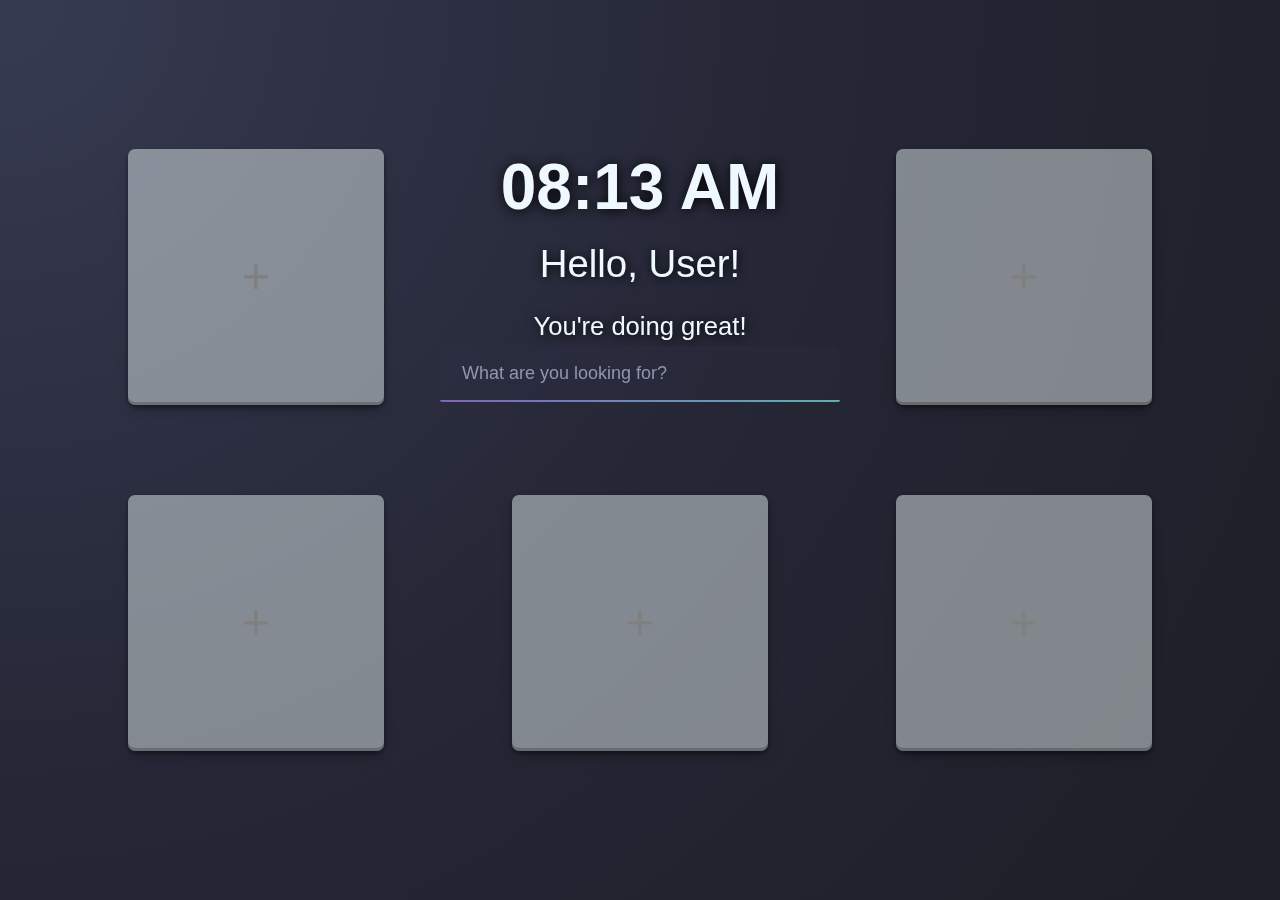
<file: index.html>
<!doctype html>
<html lang="en">
  <head>
    <meta charset="UTF-8" />
    <link rel="icon" type="image/svg+xml" href="./pittpanther.webp" />
    <meta name="viewport" content="width=device-width, initial-scale=1.0" />
    <title>New Tab</title>
    <script type="module" crossorigin src="./assets/newtab-CRwL2u4F.js"></script>
    <link rel="modulepreload" crossorigin href="./assets/client-YW1jn-0G.js">
    <link rel="stylesheet" crossorigin href="./assets/newtab-mA3R9i8O.css">
  </head>
  <body>
    <div id="root"></div>
  </body>
</html>
</file>
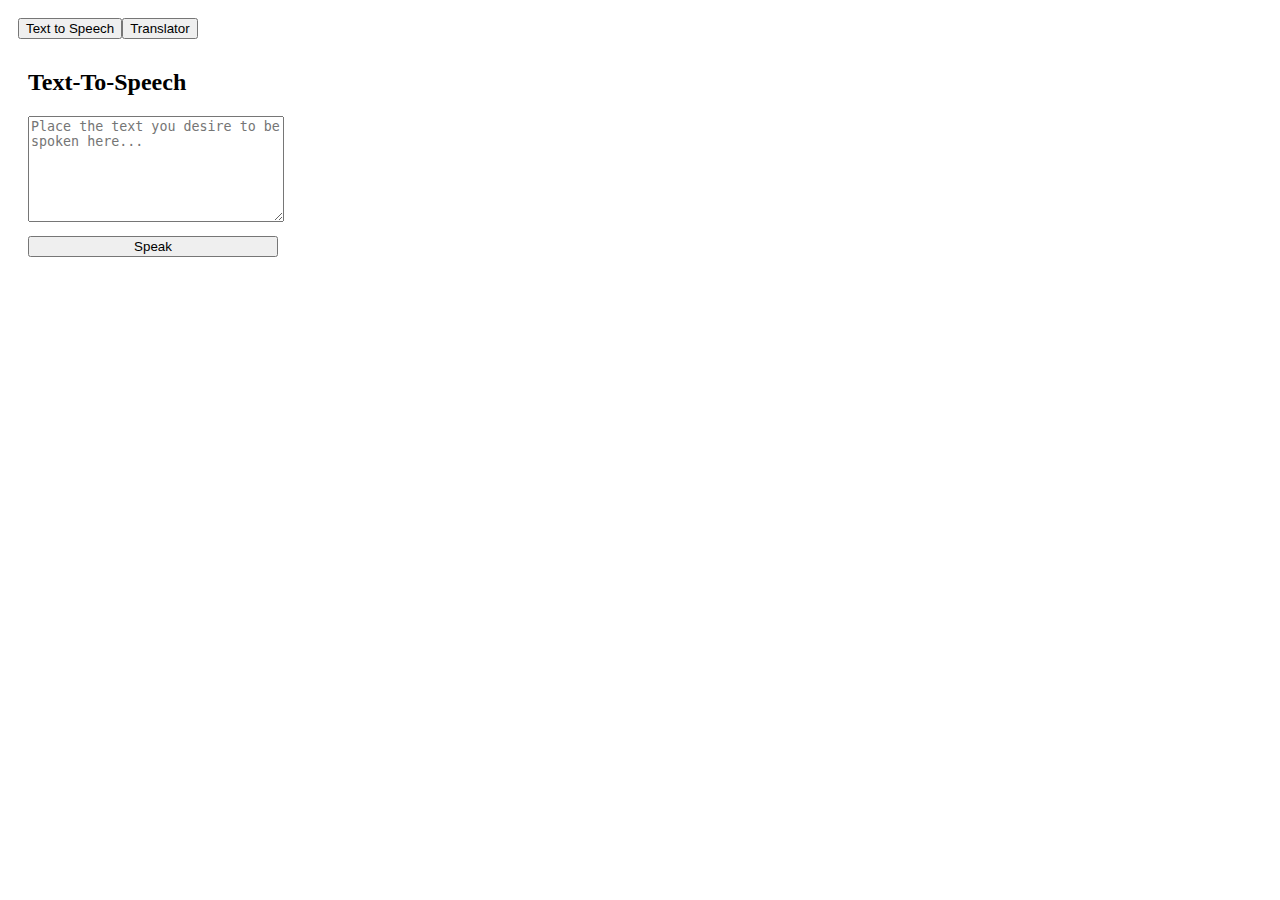
<file: popup.html>
<!DOCTYPE html>
<html lang="en">

<head>
    <meta charset="UTF-8" />
    <title>New Popup</title>
  <script type="module" crossorigin src="./assets/popup-BDlx1L01.js"></script>
  <link rel="modulepreload" crossorigin href="./assets/client-YW1jn-0G.js">
</head>

<body>
    <div id="root"></div>
</body>

</html>
</file>
<file: assets/newtab-mA3R9i8O.css>
@charset "UTF-8";@import"https://fonts.googleapis.com/css2?family=Lato:wght@400;700;900&display=swap";/*!
 * Bootstrap  v5.3.8 (https://getbootstrap.com/)
 * Copyright 2011-2025 The Bootstrap Authors
 * Licensed under MIT (https://github.com/twbs/bootstrap/blob/main/LICENSE)
 */:root,[data-bs-theme=light]{--bs-blue: #0d6efd;--bs-indigo: #6610f2;--bs-purple: #6f42c1;--bs-pink: #d63384;--bs-red: #dc3545;--bs-orange: #fd7e14;--bs-yellow: #ffc107;--bs-green: #198754;--bs-teal: #20c997;--bs-cyan: #0dcaf0;--bs-black: #000;--bs-white: #fff;--bs-gray: #6c757d;--bs-gray-dark: #343a40;--bs-gray-100: #f8f9fa;--bs-gray-200: #e9ecef;--bs-gray-300: #dee2e6;--bs-gray-400: #ced4da;--bs-gray-500: #adb5bd;--bs-gray-600: #6c757d;--bs-gray-700: #495057;--bs-gray-800: #343a40;--bs-gray-900: #212529;--bs-primary: #0d6efd;--bs-secondary: #6c757d;--bs-success: #198754;--bs-info: #0dcaf0;--bs-warning: #ffc107;--bs-danger: #dc3545;--bs-light: #f8f9fa;--bs-dark: #212529;--bs-primary-rgb: 13, 110, 253;--bs-secondary-rgb: 108, 117, 125;--bs-success-rgb: 25, 135, 84;--bs-info-rgb: 13, 202, 240;--bs-warning-rgb: 255, 193, 7;--bs-danger-rgb: 220, 53, 69;--bs-light-rgb: 248, 249, 250;--bs-dark-rgb: 33, 37, 41;--bs-primary-text-emphasis: #052c65;--bs-secondary-text-emphasis: #2b2f32;--bs-success-text-emphasis: #0a3622;--bs-info-text-emphasis: #055160;--bs-warning-text-emphasis: #664d03;--bs-danger-text-emphasis: #58151c;--bs-light-text-emphasis: #495057;--bs-dark-text-emphasis: #495057;--bs-primary-bg-subtle: #cfe2ff;--bs-secondary-bg-subtle: #e2e3e5;--bs-success-bg-subtle: #d1e7dd;--bs-info-bg-subtle: #cff4fc;--bs-warning-bg-subtle: #fff3cd;--bs-danger-bg-subtle: #f8d7da;--bs-light-bg-subtle: #fcfcfd;--bs-dark-bg-subtle: #ced4da;--bs-primary-border-subtle: #9ec5fe;--bs-secondary-border-subtle: #c4c8cb;--bs-success-border-subtle: #a3cfbb;--bs-info-border-subtle: #9eeaf9;--bs-warning-border-subtle: #ffe69c;--bs-danger-border-subtle: #f1aeb5;--bs-light-border-subtle: #e9ecef;--bs-dark-border-subtle: #adb5bd;--bs-white-rgb: 255, 255, 255;--bs-black-rgb: 0, 0, 0;--bs-font-sans-serif: system-ui, -apple-system, "Segoe UI", Roboto, "Helvetica Neue", "Noto Sans", "Liberation Sans", Arial, sans-serif, "Apple Color Emoji", "Segoe UI Emoji", "Segoe UI Symbol", "Noto Color Emoji";--bs-font-monospace: SFMono-Regular, Menlo, Monaco, Consolas, "Liberation Mono", "Courier New", monospace;--bs-gradient: linear-gradient(180deg, rgba(255, 255, 255, .15), rgba(255, 255, 255, 0));--bs-body-font-family: var(--bs-font-sans-serif);--bs-body-font-size: 1rem;--bs-body-font-weight: 400;--bs-body-line-height: 1.5;--bs-body-color: #212529;--bs-body-color-rgb: 33, 37, 41;--bs-body-bg: #fff;--bs-body-bg-rgb: 255, 255, 255;--bs-emphasis-color: #000;--bs-emphasis-color-rgb: 0, 0, 0;--bs-secondary-color: rgba(33, 37, 41, .75);--bs-secondary-color-rgb: 33, 37, 41;--bs-secondary-bg: #e9ecef;--bs-secondary-bg-rgb: 233, 236, 239;--bs-tertiary-color: rgba(33, 37, 41, .5);--bs-tertiary-color-rgb: 33, 37, 41;--bs-tertiary-bg: #f8f9fa;--bs-tertiary-bg-rgb: 248, 249, 250;--bs-heading-color: inherit;--bs-link-color: #0d6efd;--bs-link-color-rgb: 13, 110, 253;--bs-link-decoration: underline;--bs-link-hover-color: #0a58ca;--bs-link-hover-color-rgb: 10, 88, 202;--bs-code-color: #d63384;--bs-highlight-color: #212529;--bs-highlight-bg: #fff3cd;--bs-border-width: 1px;--bs-border-style: solid;--bs-border-color: #dee2e6;--bs-border-color-translucent: rgba(0, 0, 0, .175);--bs-border-radius: .375rem;--bs-border-radius-sm: .25rem;--bs-border-radius-lg: .5rem;--bs-border-radius-xl: 1rem;--bs-border-radius-xxl: 2rem;--bs-border-radius-2xl: var(--bs-border-radius-xxl);--bs-border-radius-pill: 50rem;--bs-box-shadow: 0 .5rem 1rem rgba(0, 0, 0, .15);--bs-box-shadow-sm: 0 .125rem .25rem rgba(0, 0, 0, .075);--bs-box-shadow-lg: 0 1rem 3rem rgba(0, 0, 0, .175);--bs-box-shadow-inset: inset 0 1px 2px rgba(0, 0, 0, .075);--bs-focus-ring-width: .25rem;--bs-focus-ring-opacity: .25;--bs-focus-ring-color: rgba(13, 110, 253, .25);--bs-form-valid-color: #198754;--bs-form-valid-border-color: #198754;--bs-form-invalid-color: #dc3545;--bs-form-invalid-border-color: #dc3545}[data-bs-theme=dark]{color-scheme:dark;--bs-body-color: #dee2e6;--bs-body-color-rgb: 222, 226, 230;--bs-body-bg: #212529;--bs-body-bg-rgb: 33, 37, 41;--bs-emphasis-color: #fff;--bs-emphasis-color-rgb: 255, 255, 255;--bs-secondary-color: rgba(222, 226, 230, .75);--bs-secondary-color-rgb: 222, 226, 230;--bs-secondary-bg: #343a40;--bs-secondary-bg-rgb: 52, 58, 64;--bs-tertiary-color: rgba(222, 226, 230, .5);--bs-tertiary-color-rgb: 222, 226, 230;--bs-tertiary-bg: #2b3035;--bs-tertiary-bg-rgb: 43, 48, 53;--bs-primary-text-emphasis: #6ea8fe;--bs-secondary-text-emphasis: #a7acb1;--bs-success-text-emphasis: #75b798;--bs-info-text-emphasis: #6edff6;--bs-warning-text-emphasis: #ffda6a;--bs-danger-text-emphasis: #ea868f;--bs-light-text-emphasis: #f8f9fa;--bs-dark-text-emphasis: #dee2e6;--bs-primary-bg-subtle: #031633;--bs-secondary-bg-subtle: #161719;--bs-success-bg-subtle: #051b11;--bs-info-bg-subtle: #032830;--bs-warning-bg-subtle: #332701;--bs-danger-bg-subtle: #2c0b0e;--bs-light-bg-subtle: #343a40;--bs-dark-bg-subtle: #1a1d20;--bs-primary-border-subtle: #084298;--bs-secondary-border-subtle: #41464b;--bs-success-border-subtle: #0f5132;--bs-info-border-subtle: #087990;--bs-warning-border-subtle: #997404;--bs-danger-border-subtle: #842029;--bs-light-border-subtle: #495057;--bs-dark-border-subtle: #343a40;--bs-heading-color: inherit;--bs-link-color: #6ea8fe;--bs-link-hover-color: #8bb9fe;--bs-link-color-rgb: 110, 168, 254;--bs-link-hover-color-rgb: 139, 185, 254;--bs-code-color: #e685b5;--bs-highlight-color: #dee2e6;--bs-highlight-bg: #664d03;--bs-border-color: #495057;--bs-border-color-translucent: rgba(255, 255, 255, .15);--bs-form-valid-color: #75b798;--bs-form-valid-border-color: #75b798;--bs-form-invalid-color: #ea868f;--bs-form-invalid-border-color: #ea868f}*,*:before,*:after{box-sizing:border-box}@media (prefers-reduced-motion: no-preference){:root{scroll-behavior:smooth}}body{margin:0;font-family:var(--bs-body-font-family);font-size:var(--bs-body-font-size);font-weight:var(--bs-body-font-weight);line-height:var(--bs-body-line-height);color:var(--bs-body-color);text-align:var(--bs-body-text-align);background-color:var(--bs-body-bg);-webkit-text-size-adjust:100%;-webkit-tap-highlight-color:rgba(0,0,0,0)}hr{margin:1rem 0;color:inherit;border:0;border-top:var(--bs-border-width) solid;opacity:.25}h6,.h6,h5,.h5,h4,.h4,h3,.h3,h2,.h2,h1,.h1{margin-top:0;margin-bottom:.5rem;font-weight:500;line-height:1.2;color:var(--bs-heading-color)}h1,.h1{font-size:calc(1.375rem + 1.5vw)}@media (min-width: 1200px){h1,.h1{font-size:2.5rem}}h2,.h2{font-size:calc(1.325rem + .9vw)}@media (min-width: 1200px){h2,.h2{font-size:2rem}}h3,.h3{font-size:calc(1.3rem + .6vw)}@media (min-width: 1200px){h3,.h3{font-size:1.75rem}}h4,.h4{font-size:calc(1.275rem + .3vw)}@media (min-width: 1200px){h4,.h4{font-size:1.5rem}}h5,.h5{font-size:1.25rem}h6,.h6{font-size:1rem}p{margin-top:0;margin-bottom:1rem}abbr[title]{-webkit-text-decoration:underline dotted;text-decoration:underline dotted;cursor:help;-webkit-text-decoration-skip-ink:none;text-decoration-skip-ink:none}address{margin-bottom:1rem;font-style:normal;line-height:inherit}ol,ul{padding-left:2rem}ol,ul,dl{margin-top:0;margin-bottom:1rem}ol ol,ul ul,ol ul,ul ol{margin-bottom:0}dt{font-weight:700}dd{margin-bottom:.5rem;margin-left:0}blockquote{margin:0 0 1rem}b,strong{font-weight:bolder}small,.small{font-size:.875em}mark,.mark{padding:.1875em;color:var(--bs-highlight-color);background-color:var(--bs-highlight-bg)}sub,sup{position:relative;font-size:.75em;line-height:0;vertical-align:baseline}sub{bottom:-.25em}sup{top:-.5em}a{color:rgba(var(--bs-link-color-rgb),var(--bs-link-opacity, 1));text-decoration:underline}a:hover{--bs-link-color-rgb: var(--bs-link-hover-color-rgb)}a:not([href]):not([class]),a:not([href]):not([class]):hover{color:inherit;text-decoration:none}pre,code,kbd,samp{font-family:var(--bs-font-monospace);font-size:1em}pre{display:block;margin-top:0;margin-bottom:1rem;overflow:auto;font-size:.875em}pre code{font-size:inherit;color:inherit;word-break:normal}code{font-size:.875em;color:var(--bs-code-color);word-wrap:break-word}a>code{color:inherit}kbd{padding:.1875rem .375rem;font-size:.875em;color:var(--bs-body-bg);background-color:var(--bs-body-color);border-radius:.25rem}kbd kbd{padding:0;font-size:1em}figure{margin:0 0 1rem}img,svg{vertical-align:middle}table{caption-side:bottom;border-collapse:collapse}caption{padding-top:.5rem;padding-bottom:.5rem;color:var(--bs-secondary-color);text-align:left}th{text-align:inherit;text-align:-webkit-match-parent}thead,tbody,tfoot,tr,td,th{border-color:inherit;border-style:solid;border-width:0}label{display:inline-block}button{border-radius:0}button:focus:not(:focus-visible){outline:0}input,button,select,optgroup,textarea{margin:0;font-family:inherit;font-size:inherit;line-height:inherit}button,select{text-transform:none}[role=button]{cursor:pointer}select{word-wrap:normal}select:disabled{opacity:1}[list]:not([type=date]):not([type=datetime-local]):not([type=month]):not([type=week]):not([type=time])::-webkit-calendar-picker-indicator{display:none!important}button,[type=button],[type=reset],[type=submit]{-webkit-appearance:button}button:not(:disabled),[type=button]:not(:disabled),[type=reset]:not(:disabled),[type=submit]:not(:disabled){cursor:pointer}::-moz-focus-inner{padding:0;border-style:none}textarea{resize:vertical}fieldset{min-width:0;padding:0;margin:0;border:0}legend{float:left;width:100%;padding:0;margin-bottom:.5rem;line-height:inherit;font-size:calc(1.275rem + .3vw)}@media (min-width: 1200px){legend{font-size:1.5rem}}legend+*{clear:left}::-webkit-datetime-edit-fields-wrapper,::-webkit-datetime-edit-text,::-webkit-datetime-edit-minute,::-webkit-datetime-edit-hour-field,::-webkit-datetime-edit-day-field,::-webkit-datetime-edit-month-field,::-webkit-datetime-edit-year-field{padding:0}::-webkit-inner-spin-button{height:auto}[type=search]{-webkit-appearance:textfield;outline-offset:-2px}[type=search]::-webkit-search-cancel-button{cursor:pointer;filter:grayscale(1)}::-webkit-search-decoration{-webkit-appearance:none}::-webkit-color-swatch-wrapper{padding:0}::-webkit-file-upload-button{font:inherit;-webkit-appearance:button}::file-selector-button{font:inherit;-webkit-appearance:button}output{display:inline-block}iframe{border:0}summary{display:list-item;cursor:pointer}progress{vertical-align:baseline}[hidden]{display:none!important}.lead{font-size:1.25rem;font-weight:300}.display-1{font-weight:300;line-height:1.2;font-size:calc(1.625rem + 4.5vw)}@media (min-width: 1200px){.display-1{font-size:5rem}}.display-2{font-weight:300;line-height:1.2;font-size:calc(1.575rem + 3.9vw)}@media (min-width: 1200px){.display-2{font-size:4.5rem}}.display-3{font-weight:300;line-height:1.2;font-size:calc(1.525rem + 3.3vw)}@media (min-width: 1200px){.display-3{font-size:4rem}}.display-4{font-weight:300;line-height:1.2;font-size:calc(1.475rem + 2.7vw)}@media (min-width: 1200px){.display-4{font-size:3.5rem}}.display-5{font-weight:300;line-height:1.2;font-size:calc(1.425rem + 2.1vw)}@media (min-width: 1200px){.display-5{font-size:3rem}}.display-6{font-weight:300;line-height:1.2;font-size:calc(1.375rem + 1.5vw)}@media (min-width: 1200px){.display-6{font-size:2.5rem}}.list-unstyled,.list-inline{padding-left:0;list-style:none}.list-inline-item{display:inline-block}.list-inline-item:not(:last-child){margin-right:.5rem}.initialism{font-size:.875em;text-transform:uppercase}.blockquote{margin-bottom:1rem;font-size:1.25rem}.blockquote>:last-child{margin-bottom:0}.blockquote-footer{margin-top:-1rem;margin-bottom:1rem;font-size:.875em;color:#6c757d}.blockquote-footer:before{content:"— "}.img-fluid{max-width:100%;height:auto}.img-thumbnail{padding:.25rem;background-color:var(--bs-body-bg);border:var(--bs-border-width) solid var(--bs-border-color);border-radius:var(--bs-border-radius);max-width:100%;height:auto}.figure{display:inline-block}.figure-img{margin-bottom:.5rem;line-height:1}.figure-caption{font-size:.875em;color:var(--bs-secondary-color)}.container,.container-fluid,.container-xxl,.container-xl,.container-lg,.container-md,.container-sm{--bs-gutter-x: 1.5rem;--bs-gutter-y: 0;width:100%;padding-right:calc(var(--bs-gutter-x) * .5);padding-left:calc(var(--bs-gutter-x) * .5);margin-right:auto;margin-left:auto}@media (min-width: 576px){.container-sm,.container{max-width:540px}}@media (min-width: 768px){.container-md,.container-sm,.container{max-width:720px}}@media (min-width: 992px){.container-lg,.container-md,.container-sm,.container{max-width:960px}}@media (min-width: 1200px){.container-xl,.container-lg,.container-md,.container-sm,.container{max-width:1140px}}@media (min-width: 1400px){.container-xxl,.container-xl,.container-lg,.container-md,.container-sm,.container{max-width:1320px}}:root{--bs-breakpoint-xs: 0;--bs-breakpoint-sm: 576px;--bs-breakpoint-md: 768px;--bs-breakpoint-lg: 992px;--bs-breakpoint-xl: 1200px;--bs-breakpoint-xxl: 1400px}.row{--bs-gutter-x: 1.5rem;--bs-gutter-y: 0;display:flex;flex-wrap:wrap;margin-top:calc(-1 * var(--bs-gutter-y));margin-right:calc(-.5 * var(--bs-gutter-x));margin-left:calc(-.5 * var(--bs-gutter-x))}.row>*{flex-shrink:0;width:100%;max-width:100%;padding-right:calc(var(--bs-gutter-x) * .5);padding-left:calc(var(--bs-gutter-x) * .5);margin-top:var(--bs-gutter-y)}.col{flex:1 0 0}.row-cols-auto>*{flex:0 0 auto;width:auto}.row-cols-1>*{flex:0 0 auto;width:100%}.row-cols-2>*{flex:0 0 auto;width:50%}.row-cols-3>*{flex:0 0 auto;width:33.33333333%}.row-cols-4>*{flex:0 0 auto;width:25%}.row-cols-5>*{flex:0 0 auto;width:20%}.row-cols-6>*{flex:0 0 auto;width:16.66666667%}.col-auto{flex:0 0 auto;width:auto}.col-1{flex:0 0 auto;width:8.33333333%}.col-2{flex:0 0 auto;width:16.66666667%}.col-3{flex:0 0 auto;width:25%}.col-4{flex:0 0 auto;width:33.33333333%}.col-5{flex:0 0 auto;width:41.66666667%}.col-6{flex:0 0 auto;width:50%}.col-7{flex:0 0 auto;width:58.33333333%}.col-8{flex:0 0 auto;width:66.66666667%}.col-9{flex:0 0 auto;width:75%}.col-10{flex:0 0 auto;width:83.33333333%}.col-11{flex:0 0 auto;width:91.66666667%}.col-12{flex:0 0 auto;width:100%}.offset-1{margin-left:8.33333333%}.offset-2{margin-left:16.66666667%}.offset-3{margin-left:25%}.offset-4{margin-left:33.33333333%}.offset-5{margin-left:41.66666667%}.offset-6{margin-left:50%}.offset-7{margin-left:58.33333333%}.offset-8{margin-left:66.66666667%}.offset-9{margin-left:75%}.offset-10{margin-left:83.33333333%}.offset-11{margin-left:91.66666667%}.g-0,.gx-0{--bs-gutter-x: 0}.g-0,.gy-0{--bs-gutter-y: 0}.g-1,.gx-1{--bs-gutter-x: .25rem}.g-1,.gy-1{--bs-gutter-y: .25rem}.g-2,.gx-2{--bs-gutter-x: .5rem}.g-2,.gy-2{--bs-gutter-y: .5rem}.g-3,.gx-3{--bs-gutter-x: 1rem}.g-3,.gy-3{--bs-gutter-y: 1rem}.g-4,.gx-4{--bs-gutter-x: 1.5rem}.g-4,.gy-4{--bs-gutter-y: 1.5rem}.g-5,.gx-5{--bs-gutter-x: 3rem}.g-5,.gy-5{--bs-gutter-y: 3rem}@media (min-width: 576px){.col-sm{flex:1 0 0}.row-cols-sm-auto>*{flex:0 0 auto;width:auto}.row-cols-sm-1>*{flex:0 0 auto;width:100%}.row-cols-sm-2>*{flex:0 0 auto;width:50%}.row-cols-sm-3>*{flex:0 0 auto;width:33.33333333%}.row-cols-sm-4>*{flex:0 0 auto;width:25%}.row-cols-sm-5>*{flex:0 0 auto;width:20%}.row-cols-sm-6>*{flex:0 0 auto;width:16.66666667%}.col-sm-auto{flex:0 0 auto;width:auto}.col-sm-1{flex:0 0 auto;width:8.33333333%}.col-sm-2{flex:0 0 auto;width:16.66666667%}.col-sm-3{flex:0 0 auto;width:25%}.col-sm-4{flex:0 0 auto;width:33.33333333%}.col-sm-5{flex:0 0 auto;width:41.66666667%}.col-sm-6{flex:0 0 auto;width:50%}.col-sm-7{flex:0 0 auto;width:58.33333333%}.col-sm-8{flex:0 0 auto;width:66.66666667%}.col-sm-9{flex:0 0 auto;width:75%}.col-sm-10{flex:0 0 auto;width:83.33333333%}.col-sm-11{flex:0 0 auto;width:91.66666667%}.col-sm-12{flex:0 0 auto;width:100%}.offset-sm-0{margin-left:0}.offset-sm-1{margin-left:8.33333333%}.offset-sm-2{margin-left:16.66666667%}.offset-sm-3{margin-left:25%}.offset-sm-4{margin-left:33.33333333%}.offset-sm-5{margin-left:41.66666667%}.offset-sm-6{margin-left:50%}.offset-sm-7{margin-left:58.33333333%}.offset-sm-8{margin-left:66.66666667%}.offset-sm-9{margin-left:75%}.offset-sm-10{margin-left:83.33333333%}.offset-sm-11{margin-left:91.66666667%}.g-sm-0,.gx-sm-0{--bs-gutter-x: 0}.g-sm-0,.gy-sm-0{--bs-gutter-y: 0}.g-sm-1,.gx-sm-1{--bs-gutter-x: .25rem}.g-sm-1,.gy-sm-1{--bs-gutter-y: .25rem}.g-sm-2,.gx-sm-2{--bs-gutter-x: .5rem}.g-sm-2,.gy-sm-2{--bs-gutter-y: .5rem}.g-sm-3,.gx-sm-3{--bs-gutter-x: 1rem}.g-sm-3,.gy-sm-3{--bs-gutter-y: 1rem}.g-sm-4,.gx-sm-4{--bs-gutter-x: 1.5rem}.g-sm-4,.gy-sm-4{--bs-gutter-y: 1.5rem}.g-sm-5,.gx-sm-5{--bs-gutter-x: 3rem}.g-sm-5,.gy-sm-5{--bs-gutter-y: 3rem}}@media (min-width: 768px){.col-md{flex:1 0 0}.row-cols-md-auto>*{flex:0 0 auto;width:auto}.row-cols-md-1>*{flex:0 0 auto;width:100%}.row-cols-md-2>*{flex:0 0 auto;width:50%}.row-cols-md-3>*{flex:0 0 auto;width:33.33333333%}.row-cols-md-4>*{flex:0 0 auto;width:25%}.row-cols-md-5>*{flex:0 0 auto;width:20%}.row-cols-md-6>*{flex:0 0 auto;width:16.66666667%}.col-md-auto{flex:0 0 auto;width:auto}.col-md-1{flex:0 0 auto;width:8.33333333%}.col-md-2{flex:0 0 auto;width:16.66666667%}.col-md-3{flex:0 0 auto;width:25%}.col-md-4{flex:0 0 auto;width:33.33333333%}.col-md-5{flex:0 0 auto;width:41.66666667%}.col-md-6{flex:0 0 auto;width:50%}.col-md-7{flex:0 0 auto;width:58.33333333%}.col-md-8{flex:0 0 auto;width:66.66666667%}.col-md-9{flex:0 0 auto;width:75%}.col-md-10{flex:0 0 auto;width:83.33333333%}.col-md-11{flex:0 0 auto;width:91.66666667%}.col-md-12{flex:0 0 auto;width:100%}.offset-md-0{margin-left:0}.offset-md-1{margin-left:8.33333333%}.offset-md-2{margin-left:16.66666667%}.offset-md-3{margin-left:25%}.offset-md-4{margin-left:33.33333333%}.offset-md-5{margin-left:41.66666667%}.offset-md-6{margin-left:50%}.offset-md-7{margin-left:58.33333333%}.offset-md-8{margin-left:66.66666667%}.offset-md-9{margin-left:75%}.offset-md-10{margin-left:83.33333333%}.offset-md-11{margin-left:91.66666667%}.g-md-0,.gx-md-0{--bs-gutter-x: 0}.g-md-0,.gy-md-0{--bs-gutter-y: 0}.g-md-1,.gx-md-1{--bs-gutter-x: .25rem}.g-md-1,.gy-md-1{--bs-gutter-y: .25rem}.g-md-2,.gx-md-2{--bs-gutter-x: .5rem}.g-md-2,.gy-md-2{--bs-gutter-y: .5rem}.g-md-3,.gx-md-3{--bs-gutter-x: 1rem}.g-md-3,.gy-md-3{--bs-gutter-y: 1rem}.g-md-4,.gx-md-4{--bs-gutter-x: 1.5rem}.g-md-4,.gy-md-4{--bs-gutter-y: 1.5rem}.g-md-5,.gx-md-5{--bs-gutter-x: 3rem}.g-md-5,.gy-md-5{--bs-gutter-y: 3rem}}@media (min-width: 992px){.col-lg{flex:1 0 0}.row-cols-lg-auto>*{flex:0 0 auto;width:auto}.row-cols-lg-1>*{flex:0 0 auto;width:100%}.row-cols-lg-2>*{flex:0 0 auto;width:50%}.row-cols-lg-3>*{flex:0 0 auto;width:33.33333333%}.row-cols-lg-4>*{flex:0 0 auto;width:25%}.row-cols-lg-5>*{flex:0 0 auto;width:20%}.row-cols-lg-6>*{flex:0 0 auto;width:16.66666667%}.col-lg-auto{flex:0 0 auto;width:auto}.col-lg-1{flex:0 0 auto;width:8.33333333%}.col-lg-2{flex:0 0 auto;width:16.66666667%}.col-lg-3{flex:0 0 auto;width:25%}.col-lg-4{flex:0 0 auto;width:33.33333333%}.col-lg-5{flex:0 0 auto;width:41.66666667%}.col-lg-6{flex:0 0 auto;width:50%}.col-lg-7{flex:0 0 auto;width:58.33333333%}.col-lg-8{flex:0 0 auto;width:66.66666667%}.col-lg-9{flex:0 0 auto;width:75%}.col-lg-10{flex:0 0 auto;width:83.33333333%}.col-lg-11{flex:0 0 auto;width:91.66666667%}.col-lg-12{flex:0 0 auto;width:100%}.offset-lg-0{margin-left:0}.offset-lg-1{margin-left:8.33333333%}.offset-lg-2{margin-left:16.66666667%}.offset-lg-3{margin-left:25%}.offset-lg-4{margin-left:33.33333333%}.offset-lg-5{margin-left:41.66666667%}.offset-lg-6{margin-left:50%}.offset-lg-7{margin-left:58.33333333%}.offset-lg-8{margin-left:66.66666667%}.offset-lg-9{margin-left:75%}.offset-lg-10{margin-left:83.33333333%}.offset-lg-11{margin-left:91.66666667%}.g-lg-0,.gx-lg-0{--bs-gutter-x: 0}.g-lg-0,.gy-lg-0{--bs-gutter-y: 0}.g-lg-1,.gx-lg-1{--bs-gutter-x: .25rem}.g-lg-1,.gy-lg-1{--bs-gutter-y: .25rem}.g-lg-2,.gx-lg-2{--bs-gutter-x: .5rem}.g-lg-2,.gy-lg-2{--bs-gutter-y: .5rem}.g-lg-3,.gx-lg-3{--bs-gutter-x: 1rem}.g-lg-3,.gy-lg-3{--bs-gutter-y: 1rem}.g-lg-4,.gx-lg-4{--bs-gutter-x: 1.5rem}.g-lg-4,.gy-lg-4{--bs-gutter-y: 1.5rem}.g-lg-5,.gx-lg-5{--bs-gutter-x: 3rem}.g-lg-5,.gy-lg-5{--bs-gutter-y: 3rem}}@media (min-width: 1200px){.col-xl{flex:1 0 0}.row-cols-xl-auto>*{flex:0 0 auto;width:auto}.row-cols-xl-1>*{flex:0 0 auto;width:100%}.row-cols-xl-2>*{flex:0 0 auto;width:50%}.row-cols-xl-3>*{flex:0 0 auto;width:33.33333333%}.row-cols-xl-4>*{flex:0 0 auto;width:25%}.row-cols-xl-5>*{flex:0 0 auto;width:20%}.row-cols-xl-6>*{flex:0 0 auto;width:16.66666667%}.col-xl-auto{flex:0 0 auto;width:auto}.col-xl-1{flex:0 0 auto;width:8.33333333%}.col-xl-2{flex:0 0 auto;width:16.66666667%}.col-xl-3{flex:0 0 auto;width:25%}.col-xl-4{flex:0 0 auto;width:33.33333333%}.col-xl-5{flex:0 0 auto;width:41.66666667%}.col-xl-6{flex:0 0 auto;width:50%}.col-xl-7{flex:0 0 auto;width:58.33333333%}.col-xl-8{flex:0 0 auto;width:66.66666667%}.col-xl-9{flex:0 0 auto;width:75%}.col-xl-10{flex:0 0 auto;width:83.33333333%}.col-xl-11{flex:0 0 auto;width:91.66666667%}.col-xl-12{flex:0 0 auto;width:100%}.offset-xl-0{margin-left:0}.offset-xl-1{margin-left:8.33333333%}.offset-xl-2{margin-left:16.66666667%}.offset-xl-3{margin-left:25%}.offset-xl-4{margin-left:33.33333333%}.offset-xl-5{margin-left:41.66666667%}.offset-xl-6{margin-left:50%}.offset-xl-7{margin-left:58.33333333%}.offset-xl-8{margin-left:66.66666667%}.offset-xl-9{margin-left:75%}.offset-xl-10{margin-left:83.33333333%}.offset-xl-11{margin-left:91.66666667%}.g-xl-0,.gx-xl-0{--bs-gutter-x: 0}.g-xl-0,.gy-xl-0{--bs-gutter-y: 0}.g-xl-1,.gx-xl-1{--bs-gutter-x: .25rem}.g-xl-1,.gy-xl-1{--bs-gutter-y: .25rem}.g-xl-2,.gx-xl-2{--bs-gutter-x: .5rem}.g-xl-2,.gy-xl-2{--bs-gutter-y: .5rem}.g-xl-3,.gx-xl-3{--bs-gutter-x: 1rem}.g-xl-3,.gy-xl-3{--bs-gutter-y: 1rem}.g-xl-4,.gx-xl-4{--bs-gutter-x: 1.5rem}.g-xl-4,.gy-xl-4{--bs-gutter-y: 1.5rem}.g-xl-5,.gx-xl-5{--bs-gutter-x: 3rem}.g-xl-5,.gy-xl-5{--bs-gutter-y: 3rem}}@media (min-width: 1400px){.col-xxl{flex:1 0 0}.row-cols-xxl-auto>*{flex:0 0 auto;width:auto}.row-cols-xxl-1>*{flex:0 0 auto;width:100%}.row-cols-xxl-2>*{flex:0 0 auto;width:50%}.row-cols-xxl-3>*{flex:0 0 auto;width:33.33333333%}.row-cols-xxl-4>*{flex:0 0 auto;width:25%}.row-cols-xxl-5>*{flex:0 0 auto;width:20%}.row-cols-xxl-6>*{flex:0 0 auto;width:16.66666667%}.col-xxl-auto{flex:0 0 auto;width:auto}.col-xxl-1{flex:0 0 auto;width:8.33333333%}.col-xxl-2{flex:0 0 auto;width:16.66666667%}.col-xxl-3{flex:0 0 auto;width:25%}.col-xxl-4{flex:0 0 auto;width:33.33333333%}.col-xxl-5{flex:0 0 auto;width:41.66666667%}.col-xxl-6{flex:0 0 auto;width:50%}.col-xxl-7{flex:0 0 auto;width:58.33333333%}.col-xxl-8{flex:0 0 auto;width:66.66666667%}.col-xxl-9{flex:0 0 auto;width:75%}.col-xxl-10{flex:0 0 auto;width:83.33333333%}.col-xxl-11{flex:0 0 auto;width:91.66666667%}.col-xxl-12{flex:0 0 auto;width:100%}.offset-xxl-0{margin-left:0}.offset-xxl-1{margin-left:8.33333333%}.offset-xxl-2{margin-left:16.66666667%}.offset-xxl-3{margin-left:25%}.offset-xxl-4{margin-left:33.33333333%}.offset-xxl-5{margin-left:41.66666667%}.offset-xxl-6{margin-left:50%}.offset-xxl-7{margin-left:58.33333333%}.offset-xxl-8{margin-left:66.66666667%}.offset-xxl-9{margin-left:75%}.offset-xxl-10{margin-left:83.33333333%}.offset-xxl-11{margin-left:91.66666667%}.g-xxl-0,.gx-xxl-0{--bs-gutter-x: 0}.g-xxl-0,.gy-xxl-0{--bs-gutter-y: 0}.g-xxl-1,.gx-xxl-1{--bs-gutter-x: .25rem}.g-xxl-1,.gy-xxl-1{--bs-gutter-y: .25rem}.g-xxl-2,.gx-xxl-2{--bs-gutter-x: .5rem}.g-xxl-2,.gy-xxl-2{--bs-gutter-y: .5rem}.g-xxl-3,.gx-xxl-3{--bs-gutter-x: 1rem}.g-xxl-3,.gy-xxl-3{--bs-gutter-y: 1rem}.g-xxl-4,.gx-xxl-4{--bs-gutter-x: 1.5rem}.g-xxl-4,.gy-xxl-4{--bs-gutter-y: 1.5rem}.g-xxl-5,.gx-xxl-5{--bs-gutter-x: 3rem}.g-xxl-5,.gy-xxl-5{--bs-gutter-y: 3rem}}.table{--bs-table-color-type: initial;--bs-table-bg-type: initial;--bs-table-color-state: initial;--bs-table-bg-state: initial;--bs-table-color: var(--bs-emphasis-color);--bs-table-bg: var(--bs-body-bg);--bs-table-border-color: var(--bs-border-color);--bs-table-accent-bg: transparent;--bs-table-striped-color: var(--bs-emphasis-color);--bs-table-striped-bg: rgba(var(--bs-emphasis-color-rgb), .05);--bs-table-active-color: var(--bs-emphasis-color);--bs-table-active-bg: rgba(var(--bs-emphasis-color-rgb), .1);--bs-table-hover-color: var(--bs-emphasis-color);--bs-table-hover-bg: rgba(var(--bs-emphasis-color-rgb), .075);width:100%;margin-bottom:1rem;vertical-align:top;border-color:var(--bs-table-border-color)}.table>:not(caption)>*>*{padding:.5rem;color:var(--bs-table-color-state, var(--bs-table-color-type, var(--bs-table-color)));background-color:var(--bs-table-bg);border-bottom-width:var(--bs-border-width);box-shadow:inset 0 0 0 9999px var(--bs-table-bg-state, var(--bs-table-bg-type, var(--bs-table-accent-bg)))}.table>tbody{vertical-align:inherit}.table>thead{vertical-align:bottom}.table-group-divider{border-top:calc(var(--bs-border-width) * 2) solid currentcolor}.caption-top{caption-side:top}.table-sm>:not(caption)>*>*{padding:.25rem}.table-bordered>:not(caption)>*{border-width:var(--bs-border-width) 0}.table-bordered>:not(caption)>*>*{border-width:0 var(--bs-border-width)}.table-borderless>:not(caption)>*>*{border-bottom-width:0}.table-borderless>:not(:first-child){border-top-width:0}.table-striped>tbody>tr:nth-of-type(odd)>*{--bs-table-color-type: var(--bs-table-striped-color);--bs-table-bg-type: var(--bs-table-striped-bg)}.table-striped-columns>:not(caption)>tr>:nth-child(2n){--bs-table-color-type: var(--bs-table-striped-color);--bs-table-bg-type: var(--bs-table-striped-bg)}.table-active{--bs-table-color-state: var(--bs-table-active-color);--bs-table-bg-state: var(--bs-table-active-bg)}.table-hover>tbody>tr:hover>*{--bs-table-color-state: var(--bs-table-hover-color);--bs-table-bg-state: var(--bs-table-hover-bg)}.table-primary{--bs-table-color: #000;--bs-table-bg: #cfe2ff;--bs-table-border-color: #a6b5cc;--bs-table-striped-bg: #c5d7f2;--bs-table-striped-color: #000;--bs-table-active-bg: #bacbe6;--bs-table-active-color: #000;--bs-table-hover-bg: #bfd1ec;--bs-table-hover-color: #000;color:var(--bs-table-color);border-color:var(--bs-table-border-color)}.table-secondary{--bs-table-color: #000;--bs-table-bg: #e2e3e5;--bs-table-border-color: #b5b6b7;--bs-table-striped-bg: #d7d8da;--bs-table-striped-color: #000;--bs-table-active-bg: #cbccce;--bs-table-active-color: #000;--bs-table-hover-bg: #d1d2d4;--bs-table-hover-color: #000;color:var(--bs-table-color);border-color:var(--bs-table-border-color)}.table-success{--bs-table-color: #000;--bs-table-bg: #d1e7dd;--bs-table-border-color: #a7b9b1;--bs-table-striped-bg: #c7dbd2;--bs-table-striped-color: #000;--bs-table-active-bg: #bcd0c7;--bs-table-active-color: #000;--bs-table-hover-bg: #c1d6cc;--bs-table-hover-color: #000;color:var(--bs-table-color);border-color:var(--bs-table-border-color)}.table-info{--bs-table-color: #000;--bs-table-bg: #cff4fc;--bs-table-border-color: #a6c3ca;--bs-table-striped-bg: #c5e8ef;--bs-table-striped-color: #000;--bs-table-active-bg: #badce3;--bs-table-active-color: #000;--bs-table-hover-bg: #bfe2e9;--bs-table-hover-color: #000;color:var(--bs-table-color);border-color:var(--bs-table-border-color)}.table-warning{--bs-table-color: #000;--bs-table-bg: #fff3cd;--bs-table-border-color: #ccc2a4;--bs-table-striped-bg: #f2e7c3;--bs-table-striped-color: #000;--bs-table-active-bg: #e6dbb9;--bs-table-active-color: #000;--bs-table-hover-bg: #ece1be;--bs-table-hover-color: #000;color:var(--bs-table-color);border-color:var(--bs-table-border-color)}.table-danger{--bs-table-color: #000;--bs-table-bg: #f8d7da;--bs-table-border-color: #c6acae;--bs-table-striped-bg: #eccccf;--bs-table-striped-color: #000;--bs-table-active-bg: #dfc2c4;--bs-table-active-color: #000;--bs-table-hover-bg: #e5c7ca;--bs-table-hover-color: #000;color:var(--bs-table-color);border-color:var(--bs-table-border-color)}.table-light{--bs-table-color: #000;--bs-table-bg: #f8f9fa;--bs-table-border-color: #c6c7c8;--bs-table-striped-bg: #ecedee;--bs-table-striped-color: #000;--bs-table-active-bg: #dfe0e1;--bs-table-active-color: #000;--bs-table-hover-bg: #e5e6e7;--bs-table-hover-color: #000;color:var(--bs-table-color);border-color:var(--bs-table-border-color)}.table-dark{--bs-table-color: #fff;--bs-table-bg: #212529;--bs-table-border-color: #4d5154;--bs-table-striped-bg: #2c3034;--bs-table-striped-color: #fff;--bs-table-active-bg: #373b3e;--bs-table-active-color: #fff;--bs-table-hover-bg: #323539;--bs-table-hover-color: #fff;color:var(--bs-table-color);border-color:var(--bs-table-border-color)}.table-responsive{overflow-x:auto;-webkit-overflow-scrolling:touch}@media (max-width: 575.98px){.table-responsive-sm{overflow-x:auto;-webkit-overflow-scrolling:touch}}@media (max-width: 767.98px){.table-responsive-md{overflow-x:auto;-webkit-overflow-scrolling:touch}}@media (max-width: 991.98px){.table-responsive-lg{overflow-x:auto;-webkit-overflow-scrolling:touch}}@media (max-width: 1199.98px){.table-responsive-xl{overflow-x:auto;-webkit-overflow-scrolling:touch}}@media (max-width: 1399.98px){.table-responsive-xxl{overflow-x:auto;-webkit-overflow-scrolling:touch}}.form-label{margin-bottom:.5rem}.col-form-label{padding-top:calc(.375rem + var(--bs-border-width));padding-bottom:calc(.375rem + var(--bs-border-width));margin-bottom:0;font-size:inherit;line-height:1.5}.col-form-label-lg{padding-top:calc(.5rem + var(--bs-border-width));padding-bottom:calc(.5rem + var(--bs-border-width));font-size:1.25rem}.col-form-label-sm{padding-top:calc(.25rem + var(--bs-border-width));padding-bottom:calc(.25rem + var(--bs-border-width));font-size:.875rem}.form-text{margin-top:.25rem;font-size:.875em;color:var(--bs-secondary-color)}.form-control{display:block;width:100%;padding:.375rem .75rem;font-size:1rem;font-weight:400;line-height:1.5;color:var(--bs-body-color);-webkit-appearance:none;-moz-appearance:none;appearance:none;background-color:var(--bs-body-bg);background-clip:padding-box;border:var(--bs-border-width) solid var(--bs-border-color);border-radius:var(--bs-border-radius);transition:border-color .15s ease-in-out,box-shadow .15s ease-in-out}@media (prefers-reduced-motion: reduce){.form-control{transition:none}}.form-control[type=file]{overflow:hidden}.form-control[type=file]:not(:disabled):not([readonly]){cursor:pointer}.form-control:focus{color:var(--bs-body-color);background-color:var(--bs-body-bg);border-color:#86b7fe;outline:0;box-shadow:0 0 0 .25rem #0d6efd40}.form-control::-webkit-date-and-time-value{min-width:85px;height:1.5em;margin:0}.form-control::-webkit-datetime-edit{display:block;padding:0}.form-control::placeholder{color:var(--bs-secondary-color);opacity:1}.form-control:disabled{background-color:var(--bs-secondary-bg);opacity:1}.form-control::-webkit-file-upload-button{padding:.375rem .75rem;margin:-.375rem -.75rem;-webkit-margin-end:.75rem;margin-inline-end:.75rem;color:var(--bs-body-color);background-color:var(--bs-tertiary-bg);pointer-events:none;border-color:inherit;border-style:solid;border-width:0;border-inline-end-width:var(--bs-border-width);border-radius:0;-webkit-transition:color .15s ease-in-out,background-color .15s ease-in-out,border-color .15s ease-in-out,box-shadow .15s ease-in-out;transition:color .15s ease-in-out,background-color .15s ease-in-out,border-color .15s ease-in-out,box-shadow .15s ease-in-out}.form-control::file-selector-button{padding:.375rem .75rem;margin:-.375rem -.75rem;-webkit-margin-end:.75rem;margin-inline-end:.75rem;color:var(--bs-body-color);background-color:var(--bs-tertiary-bg);pointer-events:none;border-color:inherit;border-style:solid;border-width:0;border-inline-end-width:var(--bs-border-width);border-radius:0;transition:color .15s ease-in-out,background-color .15s ease-in-out,border-color .15s ease-in-out,box-shadow .15s ease-in-out}@media (prefers-reduced-motion: reduce){.form-control::-webkit-file-upload-button{-webkit-transition:none;transition:none}.form-control::file-selector-button{transition:none}}.form-control:hover:not(:disabled):not([readonly])::-webkit-file-upload-button{background-color:var(--bs-secondary-bg)}.form-control:hover:not(:disabled):not([readonly])::file-selector-button{background-color:var(--bs-secondary-bg)}.form-control-plaintext{display:block;width:100%;padding:.375rem 0;margin-bottom:0;line-height:1.5;color:var(--bs-body-color);background-color:transparent;border:solid transparent;border-width:var(--bs-border-width) 0}.form-control-plaintext:focus{outline:0}.form-control-plaintext.form-control-sm,.form-control-plaintext.form-control-lg{padding-right:0;padding-left:0}.form-control-sm{min-height:calc(1.5em + .5rem + calc(var(--bs-border-width) * 2));padding:.25rem .5rem;font-size:.875rem;border-radius:var(--bs-border-radius-sm)}.form-control-sm::-webkit-file-upload-button{padding:.25rem .5rem;margin:-.25rem -.5rem;-webkit-margin-end:.5rem;margin-inline-end:.5rem}.form-control-sm::file-selector-button{padding:.25rem .5rem;margin:-.25rem -.5rem;-webkit-margin-end:.5rem;margin-inline-end:.5rem}.form-control-lg{min-height:calc(1.5em + 1rem + calc(var(--bs-border-width) * 2));padding:.5rem 1rem;font-size:1.25rem;border-radius:var(--bs-border-radius-lg)}.form-control-lg::-webkit-file-upload-button{padding:.5rem 1rem;margin:-.5rem -1rem;-webkit-margin-end:1rem;margin-inline-end:1rem}.form-control-lg::file-selector-button{padding:.5rem 1rem;margin:-.5rem -1rem;-webkit-margin-end:1rem;margin-inline-end:1rem}textarea.form-control{min-height:calc(1.5em + .75rem + calc(var(--bs-border-width) * 2))}textarea.form-control-sm{min-height:calc(1.5em + .5rem + calc(var(--bs-border-width) * 2))}textarea.form-control-lg{min-height:calc(1.5em + 1rem + calc(var(--bs-border-width) * 2))}.form-control-color{width:3rem;height:calc(1.5em + .75rem + calc(var(--bs-border-width) * 2));padding:.375rem}.form-control-color:not(:disabled):not([readonly]){cursor:pointer}.form-control-color::-moz-color-swatch{border:0!important;border-radius:var(--bs-border-radius)}.form-control-color::-webkit-color-swatch{border:0!important;border-radius:var(--bs-border-radius)}.form-control-color.form-control-sm{height:calc(1.5em + .5rem + calc(var(--bs-border-width) * 2))}.form-control-color.form-control-lg{height:calc(1.5em + 1rem + calc(var(--bs-border-width) * 2))}.form-select{--bs-form-select-bg-img: url("data:image/svg+xml,%3csvg xmlns='http://www.w3.org/2000/svg' viewBox='0 0 16 16'%3e%3cpath fill='none' stroke='%23343a40' stroke-linecap='round' stroke-linejoin='round' stroke-width='2' d='m2 5 6 6 6-6'/%3e%3c/svg%3e");display:block;width:100%;padding:.375rem 2.25rem .375rem .75rem;font-size:1rem;font-weight:400;line-height:1.5;color:var(--bs-body-color);-webkit-appearance:none;-moz-appearance:none;appearance:none;background-color:var(--bs-body-bg);background-image:var(--bs-form-select-bg-img),var(--bs-form-select-bg-icon, none);background-repeat:no-repeat;background-position:right .75rem center;background-size:16px 12px;border:var(--bs-border-width) solid var(--bs-border-color);border-radius:var(--bs-border-radius);transition:border-color .15s ease-in-out,box-shadow .15s ease-in-out}@media (prefers-reduced-motion: reduce){.form-select{transition:none}}.form-select:focus{border-color:#86b7fe;outline:0;box-shadow:0 0 0 .25rem #0d6efd40}.form-select[multiple],.form-select[size]:not([size="1"]){padding-right:.75rem;background-image:none}.form-select:disabled{background-color:var(--bs-secondary-bg)}.form-select:-moz-focusring{color:transparent;text-shadow:0 0 0 var(--bs-body-color)}.form-select-sm{padding-top:.25rem;padding-bottom:.25rem;padding-left:.5rem;font-size:.875rem;border-radius:var(--bs-border-radius-sm)}.form-select-lg{padding-top:.5rem;padding-bottom:.5rem;padding-left:1rem;font-size:1.25rem;border-radius:var(--bs-border-radius-lg)}[data-bs-theme=dark] .form-select{--bs-form-select-bg-img: url("data:image/svg+xml,%3csvg xmlns='http://www.w3.org/2000/svg' viewBox='0 0 16 16'%3e%3cpath fill='none' stroke='%23dee2e6' stroke-linecap='round' stroke-linejoin='round' stroke-width='2' d='m2 5 6 6 6-6'/%3e%3c/svg%3e")}.form-check{display:block;min-height:1.5rem;padding-left:1.5em;margin-bottom:.125rem}.form-check .form-check-input{float:left;margin-left:-1.5em}.form-check-reverse{padding-right:1.5em;padding-left:0;text-align:right}.form-check-reverse .form-check-input{float:right;margin-right:-1.5em;margin-left:0}.form-check-input{--bs-form-check-bg: var(--bs-body-bg);flex-shrink:0;width:1em;height:1em;margin-top:.25em;vertical-align:top;-webkit-appearance:none;-moz-appearance:none;appearance:none;background-color:var(--bs-form-check-bg);background-image:var(--bs-form-check-bg-image);background-repeat:no-repeat;background-position:center;background-size:contain;border:var(--bs-border-width) solid var(--bs-border-color);-webkit-print-color-adjust:exact;color-adjust:exact;print-color-adjust:exact}.form-check-input[type=checkbox]{border-radius:.25em}.form-check-input[type=radio]{border-radius:50%}.form-check-input:active{filter:brightness(90%)}.form-check-input:focus{border-color:#86b7fe;outline:0;box-shadow:0 0 0 .25rem #0d6efd40}.form-check-input:checked{background-color:#0d6efd;border-color:#0d6efd}.form-check-input:checked[type=checkbox]{--bs-form-check-bg-image: url("data:image/svg+xml,%3csvg xmlns='http://www.w3.org/2000/svg' viewBox='0 0 20 20'%3e%3cpath fill='none' stroke='%23fff' stroke-linecap='round' stroke-linejoin='round' stroke-width='3' d='m6 10 3 3 6-6'/%3e%3c/svg%3e")}.form-check-input:checked[type=radio]{--bs-form-check-bg-image: url("data:image/svg+xml,%3csvg xmlns='http://www.w3.org/2000/svg' viewBox='-4 -4 8 8'%3e%3ccircle r='2' fill='%23fff'/%3e%3c/svg%3e")}.form-check-input[type=checkbox]:indeterminate{background-color:#0d6efd;border-color:#0d6efd;--bs-form-check-bg-image: url("data:image/svg+xml,%3csvg xmlns='http://www.w3.org/2000/svg' viewBox='0 0 20 20'%3e%3cpath fill='none' stroke='%23fff' stroke-linecap='round' stroke-linejoin='round' stroke-width='3' d='M6 10h8'/%3e%3c/svg%3e")}.form-check-input:disabled{pointer-events:none;filter:none;opacity:.5}.form-check-input[disabled]~.form-check-label,.form-check-input:disabled~.form-check-label{cursor:default;opacity:.5}.form-switch{padding-left:2.5em}.form-switch .form-check-input{--bs-form-switch-bg: url("data:image/svg+xml,%3csvg xmlns='http://www.w3.org/2000/svg' viewBox='-4 -4 8 8'%3e%3ccircle r='3' fill='rgba%280, 0, 0, 0.25%29'/%3e%3c/svg%3e");width:2em;margin-left:-2.5em;background-image:var(--bs-form-switch-bg);background-position:left center;border-radius:2em;transition:background-position .15s ease-in-out}@media (prefers-reduced-motion: reduce){.form-switch .form-check-input{transition:none}}.form-switch .form-check-input:focus{--bs-form-switch-bg: url("data:image/svg+xml,%3csvg xmlns='http://www.w3.org/2000/svg' viewBox='-4 -4 8 8'%3e%3ccircle r='3' fill='%2386b7fe'/%3e%3c/svg%3e")}.form-switch .form-check-input:checked{background-position:right center;--bs-form-switch-bg: url("data:image/svg+xml,%3csvg xmlns='http://www.w3.org/2000/svg' viewBox='-4 -4 8 8'%3e%3ccircle r='3' fill='%23fff'/%3e%3c/svg%3e")}.form-switch.form-check-reverse{padding-right:2.5em;padding-left:0}.form-switch.form-check-reverse .form-check-input{margin-right:-2.5em;margin-left:0}.form-check-inline{display:inline-block;margin-right:1rem}.btn-check{position:absolute;clip:rect(0,0,0,0);pointer-events:none}.btn-check[disabled]+.btn,.btn-check:disabled+.btn{pointer-events:none;filter:none;opacity:.65}[data-bs-theme=dark] .form-switch .form-check-input:not(:checked):not(:focus){--bs-form-switch-bg: url("data:image/svg+xml,%3csvg xmlns='http://www.w3.org/2000/svg' viewBox='-4 -4 8 8'%3e%3ccircle r='3' fill='rgba%28255, 255, 255, 0.25%29'/%3e%3c/svg%3e")}.form-range{width:100%;height:1.5rem;padding:0;-webkit-appearance:none;-moz-appearance:none;appearance:none;background-color:transparent}.form-range:focus{outline:0}.form-range:focus::-webkit-slider-thumb{box-shadow:0 0 0 1px #fff,0 0 0 .25rem #0d6efd40}.form-range:focus::-moz-range-thumb{box-shadow:0 0 0 1px #fff,0 0 0 .25rem #0d6efd40}.form-range::-moz-focus-outer{border:0}.form-range::-webkit-slider-thumb{width:1rem;height:1rem;margin-top:-.25rem;-webkit-appearance:none;appearance:none;background-color:#0d6efd;border:0;border-radius:1rem;-webkit-transition:background-color .15s ease-in-out,border-color .15s ease-in-out,box-shadow .15s ease-in-out;transition:background-color .15s ease-in-out,border-color .15s ease-in-out,box-shadow .15s ease-in-out}@media (prefers-reduced-motion: reduce){.form-range::-webkit-slider-thumb{-webkit-transition:none;transition:none}}.form-range::-webkit-slider-thumb:active{background-color:#b6d4fe}.form-range::-webkit-slider-runnable-track{width:100%;height:.5rem;color:transparent;cursor:pointer;background-color:var(--bs-secondary-bg);border-color:transparent;border-radius:1rem}.form-range::-moz-range-thumb{width:1rem;height:1rem;-moz-appearance:none;appearance:none;background-color:#0d6efd;border:0;border-radius:1rem;-moz-transition:background-color .15s ease-in-out,border-color .15s ease-in-out,box-shadow .15s ease-in-out;transition:background-color .15s ease-in-out,border-color .15s ease-in-out,box-shadow .15s ease-in-out}@media (prefers-reduced-motion: reduce){.form-range::-moz-range-thumb{-moz-transition:none;transition:none}}.form-range::-moz-range-thumb:active{background-color:#b6d4fe}.form-range::-moz-range-track{width:100%;height:.5rem;color:transparent;cursor:pointer;background-color:var(--bs-secondary-bg);border-color:transparent;border-radius:1rem}.form-range:disabled{pointer-events:none}.form-range:disabled::-webkit-slider-thumb{background-color:var(--bs-secondary-color)}.form-range:disabled::-moz-range-thumb{background-color:var(--bs-secondary-color)}.form-floating{position:relative}.form-floating>.form-control,.form-floating>.form-control-plaintext,.form-floating>.form-select{height:calc(3.5rem + calc(var(--bs-border-width) * 2));min-height:calc(3.5rem + calc(var(--bs-border-width) * 2));line-height:1.25}.form-floating>label{position:absolute;top:0;left:0;z-index:2;max-width:100%;height:100%;padding:1rem .75rem;overflow:hidden;color:rgba(var(--bs-body-color-rgb),.65);text-align:start;text-overflow:ellipsis;white-space:nowrap;pointer-events:none;border:var(--bs-border-width) solid transparent;transform-origin:0 0;transition:opacity .1s ease-in-out,transform .1s ease-in-out}@media (prefers-reduced-motion: reduce){.form-floating>label{transition:none}}.form-floating>.form-control,.form-floating>.form-control-plaintext{padding:1rem .75rem}.form-floating>.form-control::placeholder,.form-floating>.form-control-plaintext::placeholder{color:transparent}.form-floating>.form-control:focus,.form-floating>.form-control:not(:placeholder-shown),.form-floating>.form-control-plaintext:focus,.form-floating>.form-control-plaintext:not(:placeholder-shown){padding-top:1.625rem;padding-bottom:.625rem}.form-floating>.form-control:-webkit-autofill,.form-floating>.form-control-plaintext:-webkit-autofill{padding-top:1.625rem;padding-bottom:.625rem}.form-floating>.form-select{padding-top:1.625rem;padding-bottom:.625rem;padding-left:.75rem}.form-floating>.form-control:focus~label,.form-floating>.form-control:not(:placeholder-shown)~label,.form-floating>.form-control-plaintext~label,.form-floating>.form-select~label{transform:scale(.85) translateY(-.5rem) translate(.15rem)}.form-floating>.form-control:-webkit-autofill~label{transform:scale(.85) translateY(-.5rem) translate(.15rem)}.form-floating>textarea:focus~label:after,.form-floating>textarea:not(:placeholder-shown)~label:after{position:absolute;inset:1rem .375rem;z-index:-1;height:1.5em;content:"";background-color:var(--bs-body-bg);border-radius:var(--bs-border-radius)}.form-floating>textarea:disabled~label:after{background-color:var(--bs-secondary-bg)}.form-floating>.form-control-plaintext~label{border-width:var(--bs-border-width) 0}.form-floating>:disabled~label,.form-floating>.form-control:disabled~label{color:#6c757d}.input-group{position:relative;display:flex;flex-wrap:wrap;align-items:stretch;width:100%}.input-group>.form-control,.input-group>.form-select,.input-group>.form-floating{position:relative;flex:1 1 auto;width:1%;min-width:0}.input-group>.form-control:focus,.input-group>.form-select:focus,.input-group>.form-floating:focus-within{z-index:5}.input-group .btn{position:relative;z-index:2}.input-group .btn:focus{z-index:5}.input-group-text{display:flex;align-items:center;padding:.375rem .75rem;font-size:1rem;font-weight:400;line-height:1.5;color:var(--bs-body-color);text-align:center;white-space:nowrap;background-color:var(--bs-tertiary-bg);border:var(--bs-border-width) solid var(--bs-border-color);border-radius:var(--bs-border-radius)}.input-group-lg>.form-control,.input-group-lg>.form-select,.input-group-lg>.input-group-text,.input-group-lg>.btn{padding:.5rem 1rem;font-size:1.25rem;border-radius:var(--bs-border-radius-lg)}.input-group-sm>.form-control,.input-group-sm>.form-select,.input-group-sm>.input-group-text,.input-group-sm>.btn{padding:.25rem .5rem;font-size:.875rem;border-radius:var(--bs-border-radius-sm)}.input-group-lg>.form-select,.input-group-sm>.form-select{padding-right:3rem}.input-group:not(.has-validation)>:not(:last-child):not(.dropdown-toggle):not(.dropdown-menu):not(.form-floating),.input-group:not(.has-validation)>.dropdown-toggle:nth-last-child(n+3),.input-group:not(.has-validation)>.form-floating:not(:last-child)>.form-control,.input-group:not(.has-validation)>.form-floating:not(:last-child)>.form-select{border-top-right-radius:0;border-bottom-right-radius:0}.input-group.has-validation>:nth-last-child(n+3):not(.dropdown-toggle):not(.dropdown-menu):not(.form-floating),.input-group.has-validation>.dropdown-toggle:nth-last-child(n+4),.input-group.has-validation>.form-floating:nth-last-child(n+3)>.form-control,.input-group.has-validation>.form-floating:nth-last-child(n+3)>.form-select{border-top-right-radius:0;border-bottom-right-radius:0}.input-group>:not(:first-child):not(.dropdown-menu):not(.valid-tooltip):not(.valid-feedback):not(.invalid-tooltip):not(.invalid-feedback){margin-left:calc(-1 * var(--bs-border-width));border-top-left-radius:0;border-bottom-left-radius:0}.input-group>.form-floating:not(:first-child)>.form-control,.input-group>.form-floating:not(:first-child)>.form-select{border-top-left-radius:0;border-bottom-left-radius:0}.valid-feedback{display:none;width:100%;margin-top:.25rem;font-size:.875em;color:var(--bs-form-valid-color)}.valid-tooltip{position:absolute;top:100%;z-index:5;display:none;max-width:100%;padding:.25rem .5rem;margin-top:.1rem;font-size:.875rem;color:#fff;background-color:var(--bs-success);border-radius:var(--bs-border-radius)}.was-validated :valid~.valid-feedback,.was-validated :valid~.valid-tooltip,.is-valid~.valid-feedback,.is-valid~.valid-tooltip{display:block}.was-validated .form-control:valid,.form-control.is-valid{border-color:var(--bs-form-valid-border-color);padding-right:calc(1.5em + .75rem);background-image:url("data:image/svg+xml,%3csvg xmlns='http://www.w3.org/2000/svg' viewBox='0 0 8 8'%3e%3cpath fill='%23198754' d='M2.3 6.73.6 4.53c-.4-1.04.46-1.4 1.1-.8l1.1 1.4 3.4-3.8c.6-.63 1.6-.27 1.2.7l-4 4.6c-.43.5-.8.4-1.1.1'/%3e%3c/svg%3e");background-repeat:no-repeat;background-position:right calc(.375em + .1875rem) center;background-size:calc(.75em + .375rem) calc(.75em + .375rem)}.was-validated .form-control:valid:focus,.form-control.is-valid:focus{border-color:var(--bs-form-valid-border-color);box-shadow:0 0 0 .25rem rgba(var(--bs-success-rgb),.25)}.was-validated textarea.form-control:valid,textarea.form-control.is-valid{padding-right:calc(1.5em + .75rem);background-position:top calc(.375em + .1875rem) right calc(.375em + .1875rem)}.was-validated .form-select:valid,.form-select.is-valid{border-color:var(--bs-form-valid-border-color)}.was-validated .form-select:valid:not([multiple]):not([size]),.was-validated .form-select:valid:not([multiple])[size="1"],.form-select.is-valid:not([multiple]):not([size]),.form-select.is-valid:not([multiple])[size="1"]{--bs-form-select-bg-icon: url("data:image/svg+xml,%3csvg xmlns='http://www.w3.org/2000/svg' viewBox='0 0 8 8'%3e%3cpath fill='%23198754' d='M2.3 6.73.6 4.53c-.4-1.04.46-1.4 1.1-.8l1.1 1.4 3.4-3.8c.6-.63 1.6-.27 1.2.7l-4 4.6c-.43.5-.8.4-1.1.1'/%3e%3c/svg%3e");padding-right:4.125rem;background-position:right .75rem center,center right 2.25rem;background-size:16px 12px,calc(.75em + .375rem) calc(.75em + .375rem)}.was-validated .form-select:valid:focus,.form-select.is-valid:focus{border-color:var(--bs-form-valid-border-color);box-shadow:0 0 0 .25rem rgba(var(--bs-success-rgb),.25)}.was-validated .form-control-color:valid,.form-control-color.is-valid{width:calc(3.75rem + 1.5em)}.was-validated .form-check-input:valid,.form-check-input.is-valid{border-color:var(--bs-form-valid-border-color)}.was-validated .form-check-input:valid:checked,.form-check-input.is-valid:checked{background-color:var(--bs-form-valid-color)}.was-validated .form-check-input:valid:focus,.form-check-input.is-valid:focus{box-shadow:0 0 0 .25rem rgba(var(--bs-success-rgb),.25)}.was-validated .form-check-input:valid~.form-check-label,.form-check-input.is-valid~.form-check-label{color:var(--bs-form-valid-color)}.form-check-inline .form-check-input~.valid-feedback{margin-left:.5em}.was-validated .input-group>.form-control:not(:focus):valid,.input-group>.form-control:not(:focus).is-valid,.was-validated .input-group>.form-select:not(:focus):valid,.input-group>.form-select:not(:focus).is-valid,.was-validated .input-group>.form-floating:not(:focus-within):valid,.input-group>.form-floating:not(:focus-within).is-valid{z-index:3}.invalid-feedback{display:none;width:100%;margin-top:.25rem;font-size:.875em;color:var(--bs-form-invalid-color)}.invalid-tooltip{position:absolute;top:100%;z-index:5;display:none;max-width:100%;padding:.25rem .5rem;margin-top:.1rem;font-size:.875rem;color:#fff;background-color:var(--bs-danger);border-radius:var(--bs-border-radius)}.was-validated :invalid~.invalid-feedback,.was-validated :invalid~.invalid-tooltip,.is-invalid~.invalid-feedback,.is-invalid~.invalid-tooltip{display:block}.was-validated .form-control:invalid,.form-control.is-invalid{border-color:var(--bs-form-invalid-border-color);padding-right:calc(1.5em + .75rem);background-image:url("data:image/svg+xml,%3csvg xmlns='http://www.w3.org/2000/svg' viewBox='0 0 12 12' width='12' height='12' fill='none' stroke='%23dc3545'%3e%3ccircle cx='6' cy='6' r='4.5'/%3e%3cpath stroke-linejoin='round' d='M5.8 3.6h.4L6 6.5z'/%3e%3ccircle cx='6' cy='8.2' r='.6' fill='%23dc3545' stroke='none'/%3e%3c/svg%3e");background-repeat:no-repeat;background-position:right calc(.375em + .1875rem) center;background-size:calc(.75em + .375rem) calc(.75em + .375rem)}.was-validated .form-control:invalid:focus,.form-control.is-invalid:focus{border-color:var(--bs-form-invalid-border-color);box-shadow:0 0 0 .25rem rgba(var(--bs-danger-rgb),.25)}.was-validated textarea.form-control:invalid,textarea.form-control.is-invalid{padding-right:calc(1.5em + .75rem);background-position:top calc(.375em + .1875rem) right calc(.375em + .1875rem)}.was-validated .form-select:invalid,.form-select.is-invalid{border-color:var(--bs-form-invalid-border-color)}.was-validated .form-select:invalid:not([multiple]):not([size]),.was-validated .form-select:invalid:not([multiple])[size="1"],.form-select.is-invalid:not([multiple]):not([size]),.form-select.is-invalid:not([multiple])[size="1"]{--bs-form-select-bg-icon: url("data:image/svg+xml,%3csvg xmlns='http://www.w3.org/2000/svg' viewBox='0 0 12 12' width='12' height='12' fill='none' stroke='%23dc3545'%3e%3ccircle cx='6' cy='6' r='4.5'/%3e%3cpath stroke-linejoin='round' d='M5.8 3.6h.4L6 6.5z'/%3e%3ccircle cx='6' cy='8.2' r='.6' fill='%23dc3545' stroke='none'/%3e%3c/svg%3e");padding-right:4.125rem;background-position:right .75rem center,center right 2.25rem;background-size:16px 12px,calc(.75em + .375rem) calc(.75em + .375rem)}.was-validated .form-select:invalid:focus,.form-select.is-invalid:focus{border-color:var(--bs-form-invalid-border-color);box-shadow:0 0 0 .25rem rgba(var(--bs-danger-rgb),.25)}.was-validated .form-control-color:invalid,.form-control-color.is-invalid{width:calc(3.75rem + 1.5em)}.was-validated .form-check-input:invalid,.form-check-input.is-invalid{border-color:var(--bs-form-invalid-border-color)}.was-validated .form-check-input:invalid:checked,.form-check-input.is-invalid:checked{background-color:var(--bs-form-invalid-color)}.was-validated .form-check-input:invalid:focus,.form-check-input.is-invalid:focus{box-shadow:0 0 0 .25rem rgba(var(--bs-danger-rgb),.25)}.was-validated .form-check-input:invalid~.form-check-label,.form-check-input.is-invalid~.form-check-label{color:var(--bs-form-invalid-color)}.form-check-inline .form-check-input~.invalid-feedback{margin-left:.5em}.was-validated .input-group>.form-control:not(:focus):invalid,.input-group>.form-control:not(:focus).is-invalid,.was-validated .input-group>.form-select:not(:focus):invalid,.input-group>.form-select:not(:focus).is-invalid,.was-validated .input-group>.form-floating:not(:focus-within):invalid,.input-group>.form-floating:not(:focus-within).is-invalid{z-index:4}.btn{--bs-btn-padding-x: .75rem;--bs-btn-padding-y: .375rem;--bs-btn-font-family: ;--bs-btn-font-size: 1rem;--bs-btn-font-weight: 400;--bs-btn-line-height: 1.5;--bs-btn-color: var(--bs-body-color);--bs-btn-bg: transparent;--bs-btn-border-width: var(--bs-border-width);--bs-btn-border-color: transparent;--bs-btn-border-radius: var(--bs-border-radius);--bs-btn-hover-border-color: transparent;--bs-btn-box-shadow: inset 0 1px 0 rgba(255, 255, 255, .15), 0 1px 1px rgba(0, 0, 0, .075);--bs-btn-disabled-opacity: .65;--bs-btn-focus-box-shadow: 0 0 0 .25rem rgba(var(--bs-btn-focus-shadow-rgb), .5);display:inline-block;padding:var(--bs-btn-padding-y) var(--bs-btn-padding-x);font-family:var(--bs-btn-font-family);font-size:var(--bs-btn-font-size);font-weight:var(--bs-btn-font-weight);line-height:var(--bs-btn-line-height);color:var(--bs-btn-color);text-align:center;text-decoration:none;vertical-align:middle;cursor:pointer;-webkit-user-select:none;-moz-user-select:none;user-select:none;border:var(--bs-btn-border-width) solid var(--bs-btn-border-color);border-radius:var(--bs-btn-border-radius);background-color:var(--bs-btn-bg);transition:color .15s ease-in-out,background-color .15s ease-in-out,border-color .15s ease-in-out,box-shadow .15s ease-in-out}@media (prefers-reduced-motion: reduce){.btn{transition:none}}.btn:hover{color:var(--bs-btn-hover-color);background-color:var(--bs-btn-hover-bg);border-color:var(--bs-btn-hover-border-color)}.btn-check+.btn:hover{color:var(--bs-btn-color);background-color:var(--bs-btn-bg);border-color:var(--bs-btn-border-color)}.btn:focus-visible{color:var(--bs-btn-hover-color);background-color:var(--bs-btn-hover-bg);border-color:var(--bs-btn-hover-border-color);outline:0;box-shadow:var(--bs-btn-focus-box-shadow)}.btn-check:focus-visible+.btn{border-color:var(--bs-btn-hover-border-color);outline:0;box-shadow:var(--bs-btn-focus-box-shadow)}.btn-check:checked+.btn,:not(.btn-check)+.btn:active,.btn:first-child:active,.btn.active,.btn.show{color:var(--bs-btn-active-color);background-color:var(--bs-btn-active-bg);border-color:var(--bs-btn-active-border-color)}.btn-check:checked+.btn:focus-visible,:not(.btn-check)+.btn:active:focus-visible,.btn:first-child:active:focus-visible,.btn.active:focus-visible,.btn.show:focus-visible{box-shadow:var(--bs-btn-focus-box-shadow)}.btn-check:checked:focus-visible+.btn{box-shadow:var(--bs-btn-focus-box-shadow)}.btn:disabled,.btn.disabled,fieldset:disabled .btn{color:var(--bs-btn-disabled-color);pointer-events:none;background-color:var(--bs-btn-disabled-bg);border-color:var(--bs-btn-disabled-border-color);opacity:var(--bs-btn-disabled-opacity)}.btn-primary{--bs-btn-color: #fff;--bs-btn-bg: #0d6efd;--bs-btn-border-color: #0d6efd;--bs-btn-hover-color: #fff;--bs-btn-hover-bg: #0b5ed7;--bs-btn-hover-border-color: #0a58ca;--bs-btn-focus-shadow-rgb: 49, 132, 253;--bs-btn-active-color: #fff;--bs-btn-active-bg: #0a58ca;--bs-btn-active-border-color: #0a53be;--bs-btn-active-shadow: inset 0 3px 5px rgba(0, 0, 0, .125);--bs-btn-disabled-color: #fff;--bs-btn-disabled-bg: #0d6efd;--bs-btn-disabled-border-color: #0d6efd}.btn-secondary{--bs-btn-color: #fff;--bs-btn-bg: #6c757d;--bs-btn-border-color: #6c757d;--bs-btn-hover-color: #fff;--bs-btn-hover-bg: #5c636a;--bs-btn-hover-border-color: #565e64;--bs-btn-focus-shadow-rgb: 130, 138, 145;--bs-btn-active-color: #fff;--bs-btn-active-bg: #565e64;--bs-btn-active-border-color: #51585e;--bs-btn-active-shadow: inset 0 3px 5px rgba(0, 0, 0, .125);--bs-btn-disabled-color: #fff;--bs-btn-disabled-bg: #6c757d;--bs-btn-disabled-border-color: #6c757d}.btn-success{--bs-btn-color: #fff;--bs-btn-bg: #198754;--bs-btn-border-color: #198754;--bs-btn-hover-color: #fff;--bs-btn-hover-bg: #157347;--bs-btn-hover-border-color: #146c43;--bs-btn-focus-shadow-rgb: 60, 153, 110;--bs-btn-active-color: #fff;--bs-btn-active-bg: #146c43;--bs-btn-active-border-color: #13653f;--bs-btn-active-shadow: inset 0 3px 5px rgba(0, 0, 0, .125);--bs-btn-disabled-color: #fff;--bs-btn-disabled-bg: #198754;--bs-btn-disabled-border-color: #198754}.btn-info{--bs-btn-color: #000;--bs-btn-bg: #0dcaf0;--bs-btn-border-color: #0dcaf0;--bs-btn-hover-color: #000;--bs-btn-hover-bg: #31d2f2;--bs-btn-hover-border-color: #25cff2;--bs-btn-focus-shadow-rgb: 11, 172, 204;--bs-btn-active-color: #000;--bs-btn-active-bg: #3dd5f3;--bs-btn-active-border-color: #25cff2;--bs-btn-active-shadow: inset 0 3px 5px rgba(0, 0, 0, .125);--bs-btn-disabled-color: #000;--bs-btn-disabled-bg: #0dcaf0;--bs-btn-disabled-border-color: #0dcaf0}.btn-warning{--bs-btn-color: #000;--bs-btn-bg: #ffc107;--bs-btn-border-color: #ffc107;--bs-btn-hover-color: #000;--bs-btn-hover-bg: #ffca2c;--bs-btn-hover-border-color: #ffc720;--bs-btn-focus-shadow-rgb: 217, 164, 6;--bs-btn-active-color: #000;--bs-btn-active-bg: #ffcd39;--bs-btn-active-border-color: #ffc720;--bs-btn-active-shadow: inset 0 3px 5px rgba(0, 0, 0, .125);--bs-btn-disabled-color: #000;--bs-btn-disabled-bg: #ffc107;--bs-btn-disabled-border-color: #ffc107}.btn-danger{--bs-btn-color: #fff;--bs-btn-bg: #dc3545;--bs-btn-border-color: #dc3545;--bs-btn-hover-color: #fff;--bs-btn-hover-bg: #bb2d3b;--bs-btn-hover-border-color: #b02a37;--bs-btn-focus-shadow-rgb: 225, 83, 97;--bs-btn-active-color: #fff;--bs-btn-active-bg: #b02a37;--bs-btn-active-border-color: #a52834;--bs-btn-active-shadow: inset 0 3px 5px rgba(0, 0, 0, .125);--bs-btn-disabled-color: #fff;--bs-btn-disabled-bg: #dc3545;--bs-btn-disabled-border-color: #dc3545}.btn-light{--bs-btn-color: #000;--bs-btn-bg: #f8f9fa;--bs-btn-border-color: #f8f9fa;--bs-btn-hover-color: #000;--bs-btn-hover-bg: #d3d4d5;--bs-btn-hover-border-color: #c6c7c8;--bs-btn-focus-shadow-rgb: 211, 212, 213;--bs-btn-active-color: #000;--bs-btn-active-bg: #c6c7c8;--bs-btn-active-border-color: #babbbc;--bs-btn-active-shadow: inset 0 3px 5px rgba(0, 0, 0, .125);--bs-btn-disabled-color: #000;--bs-btn-disabled-bg: #f8f9fa;--bs-btn-disabled-border-color: #f8f9fa}.btn-dark{--bs-btn-color: #fff;--bs-btn-bg: #212529;--bs-btn-border-color: #212529;--bs-btn-hover-color: #fff;--bs-btn-hover-bg: #424649;--bs-btn-hover-border-color: #373b3e;--bs-btn-focus-shadow-rgb: 66, 70, 73;--bs-btn-active-color: #fff;--bs-btn-active-bg: #4d5154;--bs-btn-active-border-color: #373b3e;--bs-btn-active-shadow: inset 0 3px 5px rgba(0, 0, 0, .125);--bs-btn-disabled-color: #fff;--bs-btn-disabled-bg: #212529;--bs-btn-disabled-border-color: #212529}.btn-outline-primary{--bs-btn-color: #0d6efd;--bs-btn-border-color: #0d6efd;--bs-btn-hover-color: #fff;--bs-btn-hover-bg: #0d6efd;--bs-btn-hover-border-color: #0d6efd;--bs-btn-focus-shadow-rgb: 13, 110, 253;--bs-btn-active-color: #fff;--bs-btn-active-bg: #0d6efd;--bs-btn-active-border-color: #0d6efd;--bs-btn-active-shadow: inset 0 3px 5px rgba(0, 0, 0, .125);--bs-btn-disabled-color: #0d6efd;--bs-btn-disabled-bg: transparent;--bs-btn-disabled-border-color: #0d6efd;--bs-gradient: none}.btn-outline-secondary{--bs-btn-color: #6c757d;--bs-btn-border-color: #6c757d;--bs-btn-hover-color: #fff;--bs-btn-hover-bg: #6c757d;--bs-btn-hover-border-color: #6c757d;--bs-btn-focus-shadow-rgb: 108, 117, 125;--bs-btn-active-color: #fff;--bs-btn-active-bg: #6c757d;--bs-btn-active-border-color: #6c757d;--bs-btn-active-shadow: inset 0 3px 5px rgba(0, 0, 0, .125);--bs-btn-disabled-color: #6c757d;--bs-btn-disabled-bg: transparent;--bs-btn-disabled-border-color: #6c757d;--bs-gradient: none}.btn-outline-success{--bs-btn-color: #198754;--bs-btn-border-color: #198754;--bs-btn-hover-color: #fff;--bs-btn-hover-bg: #198754;--bs-btn-hover-border-color: #198754;--bs-btn-focus-shadow-rgb: 25, 135, 84;--bs-btn-active-color: #fff;--bs-btn-active-bg: #198754;--bs-btn-active-border-color: #198754;--bs-btn-active-shadow: inset 0 3px 5px rgba(0, 0, 0, .125);--bs-btn-disabled-color: #198754;--bs-btn-disabled-bg: transparent;--bs-btn-disabled-border-color: #198754;--bs-gradient: none}.btn-outline-info{--bs-btn-color: #0dcaf0;--bs-btn-border-color: #0dcaf0;--bs-btn-hover-color: #000;--bs-btn-hover-bg: #0dcaf0;--bs-btn-hover-border-color: #0dcaf0;--bs-btn-focus-shadow-rgb: 13, 202, 240;--bs-btn-active-color: #000;--bs-btn-active-bg: #0dcaf0;--bs-btn-active-border-color: #0dcaf0;--bs-btn-active-shadow: inset 0 3px 5px rgba(0, 0, 0, .125);--bs-btn-disabled-color: #0dcaf0;--bs-btn-disabled-bg: transparent;--bs-btn-disabled-border-color: #0dcaf0;--bs-gradient: none}.btn-outline-warning{--bs-btn-color: #ffc107;--bs-btn-border-color: #ffc107;--bs-btn-hover-color: #000;--bs-btn-hover-bg: #ffc107;--bs-btn-hover-border-color: #ffc107;--bs-btn-focus-shadow-rgb: 255, 193, 7;--bs-btn-active-color: #000;--bs-btn-active-bg: #ffc107;--bs-btn-active-border-color: #ffc107;--bs-btn-active-shadow: inset 0 3px 5px rgba(0, 0, 0, .125);--bs-btn-disabled-color: #ffc107;--bs-btn-disabled-bg: transparent;--bs-btn-disabled-border-color: #ffc107;--bs-gradient: none}.btn-outline-danger{--bs-btn-color: #dc3545;--bs-btn-border-color: #dc3545;--bs-btn-hover-color: #fff;--bs-btn-hover-bg: #dc3545;--bs-btn-hover-border-color: #dc3545;--bs-btn-focus-shadow-rgb: 220, 53, 69;--bs-btn-active-color: #fff;--bs-btn-active-bg: #dc3545;--bs-btn-active-border-color: #dc3545;--bs-btn-active-shadow: inset 0 3px 5px rgba(0, 0, 0, .125);--bs-btn-disabled-color: #dc3545;--bs-btn-disabled-bg: transparent;--bs-btn-disabled-border-color: #dc3545;--bs-gradient: none}.btn-outline-light{--bs-btn-color: #f8f9fa;--bs-btn-border-color: #f8f9fa;--bs-btn-hover-color: #000;--bs-btn-hover-bg: #f8f9fa;--bs-btn-hover-border-color: #f8f9fa;--bs-btn-focus-shadow-rgb: 248, 249, 250;--bs-btn-active-color: #000;--bs-btn-active-bg: #f8f9fa;--bs-btn-active-border-color: #f8f9fa;--bs-btn-active-shadow: inset 0 3px 5px rgba(0, 0, 0, .125);--bs-btn-disabled-color: #f8f9fa;--bs-btn-disabled-bg: transparent;--bs-btn-disabled-border-color: #f8f9fa;--bs-gradient: none}.btn-outline-dark{--bs-btn-color: #212529;--bs-btn-border-color: #212529;--bs-btn-hover-color: #fff;--bs-btn-hover-bg: #212529;--bs-btn-hover-border-color: #212529;--bs-btn-focus-shadow-rgb: 33, 37, 41;--bs-btn-active-color: #fff;--bs-btn-active-bg: #212529;--bs-btn-active-border-color: #212529;--bs-btn-active-shadow: inset 0 3px 5px rgba(0, 0, 0, .125);--bs-btn-disabled-color: #212529;--bs-btn-disabled-bg: transparent;--bs-btn-disabled-border-color: #212529;--bs-gradient: none}.btn-link{--bs-btn-font-weight: 400;--bs-btn-color: var(--bs-link-color);--bs-btn-bg: transparent;--bs-btn-border-color: transparent;--bs-btn-hover-color: var(--bs-link-hover-color);--bs-btn-hover-border-color: transparent;--bs-btn-active-color: var(--bs-link-hover-color);--bs-btn-active-border-color: transparent;--bs-btn-disabled-color: #6c757d;--bs-btn-disabled-border-color: transparent;--bs-btn-box-shadow: 0 0 0 #000;--bs-btn-focus-shadow-rgb: 49, 132, 253;text-decoration:underline}.btn-link:focus-visible{color:var(--bs-btn-color)}.btn-link:hover{color:var(--bs-btn-hover-color)}.btn-lg,.btn-group-lg>.btn{--bs-btn-padding-y: .5rem;--bs-btn-padding-x: 1rem;--bs-btn-font-size: 1.25rem;--bs-btn-border-radius: var(--bs-border-radius-lg)}.btn-sm,.btn-group-sm>.btn{--bs-btn-padding-y: .25rem;--bs-btn-padding-x: .5rem;--bs-btn-font-size: .875rem;--bs-btn-border-radius: var(--bs-border-radius-sm)}.fade{transition:opacity .15s linear}@media (prefers-reduced-motion: reduce){.fade{transition:none}}.fade:not(.show){opacity:0}.collapse:not(.show){display:none}.collapsing{height:0;overflow:hidden;transition:height .35s ease}@media (prefers-reduced-motion: reduce){.collapsing{transition:none}}.collapsing.collapse-horizontal{width:0;height:auto;transition:width .35s ease}@media (prefers-reduced-motion: reduce){.collapsing.collapse-horizontal{transition:none}}.dropup,.dropend,.dropdown,.dropstart,.dropup-center,.dropdown-center{position:relative}.dropdown-toggle{white-space:nowrap}.dropdown-toggle:after{display:inline-block;margin-left:.255em;vertical-align:.255em;content:"";border-top:.3em solid;border-right:.3em solid transparent;border-bottom:0;border-left:.3em solid transparent}.dropdown-toggle:empty:after{margin-left:0}.dropdown-menu{--bs-dropdown-zindex: 1000;--bs-dropdown-min-width: 10rem;--bs-dropdown-padding-x: 0;--bs-dropdown-padding-y: .5rem;--bs-dropdown-spacer: .125rem;--bs-dropdown-font-size: 1rem;--bs-dropdown-color: var(--bs-body-color);--bs-dropdown-bg: var(--bs-body-bg);--bs-dropdown-border-color: var(--bs-border-color-translucent);--bs-dropdown-border-radius: var(--bs-border-radius);--bs-dropdown-border-width: var(--bs-border-width);--bs-dropdown-inner-border-radius: calc(var(--bs-border-radius) - var(--bs-border-width));--bs-dropdown-divider-bg: var(--bs-border-color-translucent);--bs-dropdown-divider-margin-y: .5rem;--bs-dropdown-box-shadow: var(--bs-box-shadow);--bs-dropdown-link-color: var(--bs-body-color);--bs-dropdown-link-hover-color: var(--bs-body-color);--bs-dropdown-link-hover-bg: var(--bs-tertiary-bg);--bs-dropdown-link-active-color: #fff;--bs-dropdown-link-active-bg: #0d6efd;--bs-dropdown-link-disabled-color: var(--bs-tertiary-color);--bs-dropdown-item-padding-x: 1rem;--bs-dropdown-item-padding-y: .25rem;--bs-dropdown-header-color: #6c757d;--bs-dropdown-header-padding-x: 1rem;--bs-dropdown-header-padding-y: .5rem;position:absolute;z-index:var(--bs-dropdown-zindex);display:none;min-width:var(--bs-dropdown-min-width);padding:var(--bs-dropdown-padding-y) var(--bs-dropdown-padding-x);margin:0;font-size:var(--bs-dropdown-font-size);color:var(--bs-dropdown-color);text-align:left;list-style:none;background-color:var(--bs-dropdown-bg);background-clip:padding-box;border:var(--bs-dropdown-border-width) solid var(--bs-dropdown-border-color);border-radius:var(--bs-dropdown-border-radius)}.dropdown-menu[data-bs-popper]{top:100%;left:0;margin-top:var(--bs-dropdown-spacer)}.dropdown-menu-start{--bs-position: start}.dropdown-menu-start[data-bs-popper]{right:auto;left:0}.dropdown-menu-end{--bs-position: end}.dropdown-menu-end[data-bs-popper]{right:0;left:auto}@media (min-width: 576px){.dropdown-menu-sm-start{--bs-position: start}.dropdown-menu-sm-start[data-bs-popper]{right:auto;left:0}.dropdown-menu-sm-end{--bs-position: end}.dropdown-menu-sm-end[data-bs-popper]{right:0;left:auto}}@media (min-width: 768px){.dropdown-menu-md-start{--bs-position: start}.dropdown-menu-md-start[data-bs-popper]{right:auto;left:0}.dropdown-menu-md-end{--bs-position: end}.dropdown-menu-md-end[data-bs-popper]{right:0;left:auto}}@media (min-width: 992px){.dropdown-menu-lg-start{--bs-position: start}.dropdown-menu-lg-start[data-bs-popper]{right:auto;left:0}.dropdown-menu-lg-end{--bs-position: end}.dropdown-menu-lg-end[data-bs-popper]{right:0;left:auto}}@media (min-width: 1200px){.dropdown-menu-xl-start{--bs-position: start}.dropdown-menu-xl-start[data-bs-popper]{right:auto;left:0}.dropdown-menu-xl-end{--bs-position: end}.dropdown-menu-xl-end[data-bs-popper]{right:0;left:auto}}@media (min-width: 1400px){.dropdown-menu-xxl-start{--bs-position: start}.dropdown-menu-xxl-start[data-bs-popper]{right:auto;left:0}.dropdown-menu-xxl-end{--bs-position: end}.dropdown-menu-xxl-end[data-bs-popper]{right:0;left:auto}}.dropup .dropdown-menu[data-bs-popper]{top:auto;bottom:100%;margin-top:0;margin-bottom:var(--bs-dropdown-spacer)}.dropup .dropdown-toggle:after{display:inline-block;margin-left:.255em;vertical-align:.255em;content:"";border-top:0;border-right:.3em solid transparent;border-bottom:.3em solid;border-left:.3em solid transparent}.dropup .dropdown-toggle:empty:after{margin-left:0}.dropend .dropdown-menu[data-bs-popper]{top:0;right:auto;left:100%;margin-top:0;margin-left:var(--bs-dropdown-spacer)}.dropend .dropdown-toggle:after{display:inline-block;margin-left:.255em;vertical-align:.255em;content:"";border-top:.3em solid transparent;border-right:0;border-bottom:.3em solid transparent;border-left:.3em solid}.dropend .dropdown-toggle:empty:after{margin-left:0}.dropend .dropdown-toggle:after{vertical-align:0}.dropstart .dropdown-menu[data-bs-popper]{top:0;right:100%;left:auto;margin-top:0;margin-right:var(--bs-dropdown-spacer)}.dropstart .dropdown-toggle:after{display:inline-block;margin-left:.255em;vertical-align:.255em;content:""}.dropstart .dropdown-toggle:after{display:none}.dropstart .dropdown-toggle:before{display:inline-block;margin-right:.255em;vertical-align:.255em;content:"";border-top:.3em solid transparent;border-right:.3em solid;border-bottom:.3em solid transparent}.dropstart .dropdown-toggle:empty:after{margin-left:0}.dropstart .dropdown-toggle:before{vertical-align:0}.dropdown-divider{height:0;margin:var(--bs-dropdown-divider-margin-y) 0;overflow:hidden;border-top:1px solid var(--bs-dropdown-divider-bg);opacity:1}.dropdown-item{display:block;width:100%;padding:var(--bs-dropdown-item-padding-y) var(--bs-dropdown-item-padding-x);clear:both;font-weight:400;color:var(--bs-dropdown-link-color);text-align:inherit;text-decoration:none;white-space:nowrap;background-color:transparent;border:0;border-radius:var(--bs-dropdown-item-border-radius, 0)}.dropdown-item:hover,.dropdown-item:focus{color:var(--bs-dropdown-link-hover-color);background-color:var(--bs-dropdown-link-hover-bg)}.dropdown-item.active,.dropdown-item:active{color:var(--bs-dropdown-link-active-color);text-decoration:none;background-color:var(--bs-dropdown-link-active-bg)}.dropdown-item.disabled,.dropdown-item:disabled{color:var(--bs-dropdown-link-disabled-color);pointer-events:none;background-color:transparent}.dropdown-menu.show{display:block}.dropdown-header{display:block;padding:var(--bs-dropdown-header-padding-y) var(--bs-dropdown-header-padding-x);margin-bottom:0;font-size:.875rem;color:var(--bs-dropdown-header-color);white-space:nowrap}.dropdown-item-text{display:block;padding:var(--bs-dropdown-item-padding-y) var(--bs-dropdown-item-padding-x);color:var(--bs-dropdown-link-color)}.dropdown-menu-dark{--bs-dropdown-color: #dee2e6;--bs-dropdown-bg: #343a40;--bs-dropdown-border-color: var(--bs-border-color-translucent);--bs-dropdown-box-shadow: ;--bs-dropdown-link-color: #dee2e6;--bs-dropdown-link-hover-color: #fff;--bs-dropdown-divider-bg: var(--bs-border-color-translucent);--bs-dropdown-link-hover-bg: rgba(255, 255, 255, .15);--bs-dropdown-link-active-color: #fff;--bs-dropdown-link-active-bg: #0d6efd;--bs-dropdown-link-disabled-color: #adb5bd;--bs-dropdown-header-color: #adb5bd}.btn-group,.btn-group-vertical{position:relative;display:inline-flex;vertical-align:middle}.btn-group>.btn,.btn-group-vertical>.btn{position:relative;flex:1 1 auto}.btn-group>.btn-check:checked+.btn,.btn-group>.btn-check:focus+.btn,.btn-group>.btn:hover,.btn-group>.btn:focus,.btn-group>.btn:active,.btn-group>.btn.active,.btn-group-vertical>.btn-check:checked+.btn,.btn-group-vertical>.btn-check:focus+.btn,.btn-group-vertical>.btn:hover,.btn-group-vertical>.btn:focus,.btn-group-vertical>.btn:active,.btn-group-vertical>.btn.active{z-index:1}.btn-toolbar{display:flex;flex-wrap:wrap;justify-content:flex-start}.btn-toolbar .input-group{width:auto}.btn-group{border-radius:var(--bs-border-radius)}.btn-group>:not(.btn-check:first-child)+.btn,.btn-group>.btn-group:not(:first-child){margin-left:calc(-1 * var(--bs-border-width))}.btn-group>.btn:not(:last-child):not(.dropdown-toggle),.btn-group>.btn.dropdown-toggle-split:first-child,.btn-group>.btn-group:not(:last-child)>.btn{border-top-right-radius:0;border-bottom-right-radius:0}.btn-group>.btn:nth-child(n+3),.btn-group>:not(.btn-check)+.btn,.btn-group>.btn-group:not(:first-child)>.btn{border-top-left-radius:0;border-bottom-left-radius:0}.dropdown-toggle-split{padding-right:.5625rem;padding-left:.5625rem}.dropdown-toggle-split:after,.dropup .dropdown-toggle-split:after,.dropend .dropdown-toggle-split:after{margin-left:0}.dropstart .dropdown-toggle-split:before{margin-right:0}.btn-sm+.dropdown-toggle-split,.btn-group-sm>.btn+.dropdown-toggle-split{padding-right:.375rem;padding-left:.375rem}.btn-lg+.dropdown-toggle-split,.btn-group-lg>.btn+.dropdown-toggle-split{padding-right:.75rem;padding-left:.75rem}.btn-group-vertical{flex-direction:column;align-items:flex-start;justify-content:center}.btn-group-vertical>.btn,.btn-group-vertical>.btn-group{width:100%}.btn-group-vertical>.btn:not(:first-child),.btn-group-vertical>.btn-group:not(:first-child){margin-top:calc(-1 * var(--bs-border-width))}.btn-group-vertical>.btn:not(:last-child):not(.dropdown-toggle),.btn-group-vertical>.btn-group:not(:last-child)>.btn{border-bottom-right-radius:0;border-bottom-left-radius:0}.btn-group-vertical>.btn:nth-child(n+3),.btn-group-vertical>:not(.btn-check)+.btn,.btn-group-vertical>.btn-group:not(:first-child)>.btn{border-top-left-radius:0;border-top-right-radius:0}.nav{--bs-nav-link-padding-x: 1rem;--bs-nav-link-padding-y: .5rem;--bs-nav-link-font-weight: ;--bs-nav-link-color: var(--bs-link-color);--bs-nav-link-hover-color: var(--bs-link-hover-color);--bs-nav-link-disabled-color: var(--bs-secondary-color);display:flex;flex-wrap:wrap;padding-left:0;margin-bottom:0;list-style:none}.nav-link{display:block;padding:var(--bs-nav-link-padding-y) var(--bs-nav-link-padding-x);font-size:var(--bs-nav-link-font-size);font-weight:var(--bs-nav-link-font-weight);color:var(--bs-nav-link-color);text-decoration:none;background:none;border:0;transition:color .15s ease-in-out,background-color .15s ease-in-out,border-color .15s ease-in-out}@media (prefers-reduced-motion: reduce){.nav-link{transition:none}}.nav-link:hover,.nav-link:focus{color:var(--bs-nav-link-hover-color)}.nav-link:focus-visible{outline:0;box-shadow:0 0 0 .25rem #0d6efd40}.nav-link.disabled,.nav-link:disabled{color:var(--bs-nav-link-disabled-color);pointer-events:none;cursor:default}.nav-tabs{--bs-nav-tabs-border-width: var(--bs-border-width);--bs-nav-tabs-border-color: var(--bs-border-color);--bs-nav-tabs-border-radius: var(--bs-border-radius);--bs-nav-tabs-link-hover-border-color: var(--bs-secondary-bg) var(--bs-secondary-bg) var(--bs-border-color);--bs-nav-tabs-link-active-color: var(--bs-emphasis-color);--bs-nav-tabs-link-active-bg: var(--bs-body-bg);--bs-nav-tabs-link-active-border-color: var(--bs-border-color) var(--bs-border-color) var(--bs-body-bg);border-bottom:var(--bs-nav-tabs-border-width) solid var(--bs-nav-tabs-border-color)}.nav-tabs .nav-link{margin-bottom:calc(-1 * var(--bs-nav-tabs-border-width));border:var(--bs-nav-tabs-border-width) solid transparent;border-top-left-radius:var(--bs-nav-tabs-border-radius);border-top-right-radius:var(--bs-nav-tabs-border-radius)}.nav-tabs .nav-link:hover,.nav-tabs .nav-link:focus{isolation:isolate;border-color:var(--bs-nav-tabs-link-hover-border-color)}.nav-tabs .nav-link.active,.nav-tabs .nav-item.show .nav-link{color:var(--bs-nav-tabs-link-active-color);background-color:var(--bs-nav-tabs-link-active-bg);border-color:var(--bs-nav-tabs-link-active-border-color)}.nav-tabs .dropdown-menu{margin-top:calc(-1 * var(--bs-nav-tabs-border-width));border-top-left-radius:0;border-top-right-radius:0}.nav-pills{--bs-nav-pills-border-radius: var(--bs-border-radius);--bs-nav-pills-link-active-color: #fff;--bs-nav-pills-link-active-bg: #0d6efd}.nav-pills .nav-link{border-radius:var(--bs-nav-pills-border-radius)}.nav-pills .nav-link.active,.nav-pills .show>.nav-link{color:var(--bs-nav-pills-link-active-color);background-color:var(--bs-nav-pills-link-active-bg)}.nav-underline{--bs-nav-underline-gap: 1rem;--bs-nav-underline-border-width: .125rem;--bs-nav-underline-link-active-color: var(--bs-emphasis-color);gap:var(--bs-nav-underline-gap)}.nav-underline .nav-link{padding-right:0;padding-left:0;border-bottom:var(--bs-nav-underline-border-width) solid transparent}.nav-underline .nav-link:hover,.nav-underline .nav-link:focus{border-bottom-color:currentcolor}.nav-underline .nav-link.active,.nav-underline .show>.nav-link{font-weight:700;color:var(--bs-nav-underline-link-active-color);border-bottom-color:currentcolor}.nav-fill>.nav-link,.nav-fill .nav-item{flex:1 1 auto;text-align:center}.nav-justified>.nav-link,.nav-justified .nav-item{flex-grow:1;flex-basis:0;text-align:center}.nav-fill .nav-item .nav-link,.nav-justified .nav-item .nav-link{width:100%}.tab-content>.tab-pane{display:none}.tab-content>.active{display:block}.navbar{--bs-navbar-padding-x: 0;--bs-navbar-padding-y: .5rem;--bs-navbar-color: rgba(var(--bs-emphasis-color-rgb), .65);--bs-navbar-hover-color: rgba(var(--bs-emphasis-color-rgb), .8);--bs-navbar-disabled-color: rgba(var(--bs-emphasis-color-rgb), .3);--bs-navbar-active-color: rgba(var(--bs-emphasis-color-rgb), 1);--bs-navbar-brand-padding-y: .3125rem;--bs-navbar-brand-margin-end: 1rem;--bs-navbar-brand-font-size: 1.25rem;--bs-navbar-brand-color: rgba(var(--bs-emphasis-color-rgb), 1);--bs-navbar-brand-hover-color: rgba(var(--bs-emphasis-color-rgb), 1);--bs-navbar-nav-link-padding-x: .5rem;--bs-navbar-toggler-padding-y: .25rem;--bs-navbar-toggler-padding-x: .75rem;--bs-navbar-toggler-font-size: 1.25rem;--bs-navbar-toggler-icon-bg: url("data:image/svg+xml,%3csvg xmlns='http://www.w3.org/2000/svg' viewBox='0 0 30 30'%3e%3cpath stroke='rgba%2833, 37, 41, 0.75%29' stroke-linecap='round' stroke-miterlimit='10' stroke-width='2' d='M4 7h22M4 15h22M4 23h22'/%3e%3c/svg%3e");--bs-navbar-toggler-border-color: rgba(var(--bs-emphasis-color-rgb), .15);--bs-navbar-toggler-border-radius: var(--bs-border-radius);--bs-navbar-toggler-focus-width: .25rem;--bs-navbar-toggler-transition: box-shadow .15s ease-in-out;position:relative;display:flex;flex-wrap:wrap;align-items:center;justify-content:space-between;padding:var(--bs-navbar-padding-y) var(--bs-navbar-padding-x)}.navbar>.container,.navbar>.container-fluid,.navbar>.container-sm,.navbar>.container-md,.navbar>.container-lg,.navbar>.container-xl,.navbar>.container-xxl{display:flex;flex-wrap:inherit;align-items:center;justify-content:space-between}.navbar-brand{padding-top:var(--bs-navbar-brand-padding-y);padding-bottom:var(--bs-navbar-brand-padding-y);margin-right:var(--bs-navbar-brand-margin-end);font-size:var(--bs-navbar-brand-font-size);color:var(--bs-navbar-brand-color);text-decoration:none;white-space:nowrap}.navbar-brand:hover,.navbar-brand:focus{color:var(--bs-navbar-brand-hover-color)}.navbar-nav{--bs-nav-link-padding-x: 0;--bs-nav-link-padding-y: .5rem;--bs-nav-link-font-weight: ;--bs-nav-link-color: var(--bs-navbar-color);--bs-nav-link-hover-color: var(--bs-navbar-hover-color);--bs-nav-link-disabled-color: var(--bs-navbar-disabled-color);display:flex;flex-direction:column;padding-left:0;margin-bottom:0;list-style:none}.navbar-nav .nav-link.active,.navbar-nav .nav-link.show{color:var(--bs-navbar-active-color)}.navbar-nav .dropdown-menu{position:static}.navbar-text{padding-top:.5rem;padding-bottom:.5rem;color:var(--bs-navbar-color)}.navbar-text a,.navbar-text a:hover,.navbar-text a:focus{color:var(--bs-navbar-active-color)}.navbar-collapse{flex-grow:1;flex-basis:100%;align-items:center}.navbar-toggler{padding:var(--bs-navbar-toggler-padding-y) var(--bs-navbar-toggler-padding-x);font-size:var(--bs-navbar-toggler-font-size);line-height:1;color:var(--bs-navbar-color);background-color:transparent;border:var(--bs-border-width) solid var(--bs-navbar-toggler-border-color);border-radius:var(--bs-navbar-toggler-border-radius);transition:var(--bs-navbar-toggler-transition)}@media (prefers-reduced-motion: reduce){.navbar-toggler{transition:none}}.navbar-toggler:hover{text-decoration:none}.navbar-toggler:focus{text-decoration:none;outline:0;box-shadow:0 0 0 var(--bs-navbar-toggler-focus-width)}.navbar-toggler-icon{display:inline-block;width:1.5em;height:1.5em;vertical-align:middle;background-image:var(--bs-navbar-toggler-icon-bg);background-repeat:no-repeat;background-position:center;background-size:100%}.navbar-nav-scroll{max-height:var(--bs-scroll-height, 75vh);overflow-y:auto}@media (min-width: 576px){.navbar-expand-sm{flex-wrap:nowrap;justify-content:flex-start}.navbar-expand-sm .navbar-nav{flex-direction:row}.navbar-expand-sm .navbar-nav .dropdown-menu{position:absolute}.navbar-expand-sm .navbar-nav .nav-link{padding-right:var(--bs-navbar-nav-link-padding-x);padding-left:var(--bs-navbar-nav-link-padding-x)}.navbar-expand-sm .navbar-nav-scroll{overflow:visible}.navbar-expand-sm .navbar-collapse{display:flex!important;flex-basis:auto}.navbar-expand-sm .navbar-toggler{display:none}.navbar-expand-sm .offcanvas{position:static;z-index:auto;flex-grow:1;width:auto!important;height:auto!important;visibility:visible!important;background-color:transparent!important;border:0!important;transform:none!important;transition:none}.navbar-expand-sm .offcanvas .offcanvas-header{display:none}.navbar-expand-sm .offcanvas .offcanvas-body{display:flex;flex-grow:0;padding:0;overflow-y:visible}}@media (min-width: 768px){.navbar-expand-md{flex-wrap:nowrap;justify-content:flex-start}.navbar-expand-md .navbar-nav{flex-direction:row}.navbar-expand-md .navbar-nav .dropdown-menu{position:absolute}.navbar-expand-md .navbar-nav .nav-link{padding-right:var(--bs-navbar-nav-link-padding-x);padding-left:var(--bs-navbar-nav-link-padding-x)}.navbar-expand-md .navbar-nav-scroll{overflow:visible}.navbar-expand-md .navbar-collapse{display:flex!important;flex-basis:auto}.navbar-expand-md .navbar-toggler{display:none}.navbar-expand-md .offcanvas{position:static;z-index:auto;flex-grow:1;width:auto!important;height:auto!important;visibility:visible!important;background-color:transparent!important;border:0!important;transform:none!important;transition:none}.navbar-expand-md .offcanvas .offcanvas-header{display:none}.navbar-expand-md .offcanvas .offcanvas-body{display:flex;flex-grow:0;padding:0;overflow-y:visible}}@media (min-width: 992px){.navbar-expand-lg{flex-wrap:nowrap;justify-content:flex-start}.navbar-expand-lg .navbar-nav{flex-direction:row}.navbar-expand-lg .navbar-nav .dropdown-menu{position:absolute}.navbar-expand-lg .navbar-nav .nav-link{padding-right:var(--bs-navbar-nav-link-padding-x);padding-left:var(--bs-navbar-nav-link-padding-x)}.navbar-expand-lg .navbar-nav-scroll{overflow:visible}.navbar-expand-lg .navbar-collapse{display:flex!important;flex-basis:auto}.navbar-expand-lg .navbar-toggler{display:none}.navbar-expand-lg .offcanvas{position:static;z-index:auto;flex-grow:1;width:auto!important;height:auto!important;visibility:visible!important;background-color:transparent!important;border:0!important;transform:none!important;transition:none}.navbar-expand-lg .offcanvas .offcanvas-header{display:none}.navbar-expand-lg .offcanvas .offcanvas-body{display:flex;flex-grow:0;padding:0;overflow-y:visible}}@media (min-width: 1200px){.navbar-expand-xl{flex-wrap:nowrap;justify-content:flex-start}.navbar-expand-xl .navbar-nav{flex-direction:row}.navbar-expand-xl .navbar-nav .dropdown-menu{position:absolute}.navbar-expand-xl .navbar-nav .nav-link{padding-right:var(--bs-navbar-nav-link-padding-x);padding-left:var(--bs-navbar-nav-link-padding-x)}.navbar-expand-xl .navbar-nav-scroll{overflow:visible}.navbar-expand-xl .navbar-collapse{display:flex!important;flex-basis:auto}.navbar-expand-xl .navbar-toggler{display:none}.navbar-expand-xl .offcanvas{position:static;z-index:auto;flex-grow:1;width:auto!important;height:auto!important;visibility:visible!important;background-color:transparent!important;border:0!important;transform:none!important;transition:none}.navbar-expand-xl .offcanvas .offcanvas-header{display:none}.navbar-expand-xl .offcanvas .offcanvas-body{display:flex;flex-grow:0;padding:0;overflow-y:visible}}@media (min-width: 1400px){.navbar-expand-xxl{flex-wrap:nowrap;justify-content:flex-start}.navbar-expand-xxl .navbar-nav{flex-direction:row}.navbar-expand-xxl .navbar-nav .dropdown-menu{position:absolute}.navbar-expand-xxl .navbar-nav .nav-link{padding-right:var(--bs-navbar-nav-link-padding-x);padding-left:var(--bs-navbar-nav-link-padding-x)}.navbar-expand-xxl .navbar-nav-scroll{overflow:visible}.navbar-expand-xxl .navbar-collapse{display:flex!important;flex-basis:auto}.navbar-expand-xxl .navbar-toggler{display:none}.navbar-expand-xxl .offcanvas{position:static;z-index:auto;flex-grow:1;width:auto!important;height:auto!important;visibility:visible!important;background-color:transparent!important;border:0!important;transform:none!important;transition:none}.navbar-expand-xxl .offcanvas .offcanvas-header{display:none}.navbar-expand-xxl .offcanvas .offcanvas-body{display:flex;flex-grow:0;padding:0;overflow-y:visible}}.navbar-expand{flex-wrap:nowrap;justify-content:flex-start}.navbar-expand .navbar-nav{flex-direction:row}.navbar-expand .navbar-nav .dropdown-menu{position:absolute}.navbar-expand .navbar-nav .nav-link{padding-right:var(--bs-navbar-nav-link-padding-x);padding-left:var(--bs-navbar-nav-link-padding-x)}.navbar-expand .navbar-nav-scroll{overflow:visible}.navbar-expand .navbar-collapse{display:flex!important;flex-basis:auto}.navbar-expand .navbar-toggler{display:none}.navbar-expand .offcanvas{position:static;z-index:auto;flex-grow:1;width:auto!important;height:auto!important;visibility:visible!important;background-color:transparent!important;border:0!important;transform:none!important;transition:none}.navbar-expand .offcanvas .offcanvas-header{display:none}.navbar-expand .offcanvas .offcanvas-body{display:flex;flex-grow:0;padding:0;overflow-y:visible}.navbar-dark,.navbar[data-bs-theme=dark]{--bs-navbar-color: rgba(255, 255, 255, .55);--bs-navbar-hover-color: rgba(255, 255, 255, .75);--bs-navbar-disabled-color: rgba(255, 255, 255, .25);--bs-navbar-active-color: #fff;--bs-navbar-brand-color: #fff;--bs-navbar-brand-hover-color: #fff;--bs-navbar-toggler-border-color: rgba(255, 255, 255, .1);--bs-navbar-toggler-icon-bg: url("data:image/svg+xml,%3csvg xmlns='http://www.w3.org/2000/svg' viewBox='0 0 30 30'%3e%3cpath stroke='rgba%28255, 255, 255, 0.55%29' stroke-linecap='round' stroke-miterlimit='10' stroke-width='2' d='M4 7h22M4 15h22M4 23h22'/%3e%3c/svg%3e")}[data-bs-theme=dark] .navbar-toggler-icon{--bs-navbar-toggler-icon-bg: url("data:image/svg+xml,%3csvg xmlns='http://www.w3.org/2000/svg' viewBox='0 0 30 30'%3e%3cpath stroke='rgba%28255, 255, 255, 0.55%29' stroke-linecap='round' stroke-miterlimit='10' stroke-width='2' d='M4 7h22M4 15h22M4 23h22'/%3e%3c/svg%3e")}.card{--bs-card-spacer-y: 1rem;--bs-card-spacer-x: 1rem;--bs-card-title-spacer-y: .5rem;--bs-card-title-color: ;--bs-card-subtitle-color: ;--bs-card-border-width: var(--bs-border-width);--bs-card-border-color: var(--bs-border-color-translucent);--bs-card-border-radius: var(--bs-border-radius);--bs-card-box-shadow: ;--bs-card-inner-border-radius: calc(var(--bs-border-radius) - (var(--bs-border-width)));--bs-card-cap-padding-y: .5rem;--bs-card-cap-padding-x: 1rem;--bs-card-cap-bg: rgba(var(--bs-body-color-rgb), .03);--bs-card-cap-color: ;--bs-card-height: ;--bs-card-color: ;--bs-card-bg: var(--bs-body-bg);--bs-card-img-overlay-padding: 1rem;--bs-card-group-margin: .75rem;position:relative;display:flex;flex-direction:column;min-width:0;height:var(--bs-card-height);color:var(--bs-body-color);word-wrap:break-word;background-color:var(--bs-card-bg);background-clip:border-box;border:var(--bs-card-border-width) solid var(--bs-card-border-color);border-radius:var(--bs-card-border-radius)}.card>hr{margin-right:0;margin-left:0}.card>.list-group{border-top:inherit;border-bottom:inherit}.card>.list-group:first-child{border-top-width:0;border-top-left-radius:var(--bs-card-inner-border-radius);border-top-right-radius:var(--bs-card-inner-border-radius)}.card>.list-group:last-child{border-bottom-width:0;border-bottom-right-radius:var(--bs-card-inner-border-radius);border-bottom-left-radius:var(--bs-card-inner-border-radius)}.card>.card-header+.list-group,.card>.list-group+.card-footer{border-top:0}.card-body{flex:1 1 auto;padding:var(--bs-card-spacer-y) var(--bs-card-spacer-x);color:var(--bs-card-color)}.card-title{margin-bottom:var(--bs-card-title-spacer-y);color:var(--bs-card-title-color)}.card-subtitle{margin-top:calc(-.5 * var(--bs-card-title-spacer-y));margin-bottom:0;color:var(--bs-card-subtitle-color)}.card-text:last-child{margin-bottom:0}.card-link+.card-link{margin-left:var(--bs-card-spacer-x)}.card-header{padding:var(--bs-card-cap-padding-y) var(--bs-card-cap-padding-x);margin-bottom:0;color:var(--bs-card-cap-color);background-color:var(--bs-card-cap-bg);border-bottom:var(--bs-card-border-width) solid var(--bs-card-border-color)}.card-header:first-child{border-radius:var(--bs-card-inner-border-radius) var(--bs-card-inner-border-radius) 0 0}.card-footer{padding:var(--bs-card-cap-padding-y) var(--bs-card-cap-padding-x);color:var(--bs-card-cap-color);background-color:var(--bs-card-cap-bg);border-top:var(--bs-card-border-width) solid var(--bs-card-border-color)}.card-footer:last-child{border-radius:0 0 var(--bs-card-inner-border-radius) var(--bs-card-inner-border-radius)}.card-header-tabs{margin-right:calc(-.5 * var(--bs-card-cap-padding-x));margin-bottom:calc(-1 * var(--bs-card-cap-padding-y));margin-left:calc(-.5 * var(--bs-card-cap-padding-x));border-bottom:0}.card-header-tabs .nav-link.active{background-color:var(--bs-card-bg);border-bottom-color:var(--bs-card-bg)}.card-header-pills{margin-right:calc(-.5 * var(--bs-card-cap-padding-x));margin-left:calc(-.5 * var(--bs-card-cap-padding-x))}.card-img-overlay{position:absolute;inset:0;padding:var(--bs-card-img-overlay-padding);border-radius:var(--bs-card-inner-border-radius)}.card-img,.card-img-top,.card-img-bottom{width:100%}.card-img,.card-img-top{border-top-left-radius:var(--bs-card-inner-border-radius);border-top-right-radius:var(--bs-card-inner-border-radius)}.card-img,.card-img-bottom{border-bottom-right-radius:var(--bs-card-inner-border-radius);border-bottom-left-radius:var(--bs-card-inner-border-radius)}.card-group>.card{margin-bottom:var(--bs-card-group-margin)}@media (min-width: 576px){.card-group{display:flex;flex-flow:row wrap}.card-group>.card{flex:1 0 0;margin-bottom:0}.card-group>.card+.card{margin-left:0;border-left:0}.card-group>.card:not(:last-child){border-top-right-radius:0;border-bottom-right-radius:0}.card-group>.card:not(:last-child)>.card-img-top,.card-group>.card:not(:last-child)>.card-header{border-top-right-radius:0}.card-group>.card:not(:last-child)>.card-img-bottom,.card-group>.card:not(:last-child)>.card-footer{border-bottom-right-radius:0}.card-group>.card:not(:first-child){border-top-left-radius:0;border-bottom-left-radius:0}.card-group>.card:not(:first-child)>.card-img-top,.card-group>.card:not(:first-child)>.card-header{border-top-left-radius:0}.card-group>.card:not(:first-child)>.card-img-bottom,.card-group>.card:not(:first-child)>.card-footer{border-bottom-left-radius:0}}.accordion{--bs-accordion-color: var(--bs-body-color);--bs-accordion-bg: var(--bs-body-bg);--bs-accordion-transition: color .15s ease-in-out, background-color .15s ease-in-out, border-color .15s ease-in-out, box-shadow .15s ease-in-out, border-radius .15s ease;--bs-accordion-border-color: var(--bs-border-color);--bs-accordion-border-width: var(--bs-border-width);--bs-accordion-border-radius: var(--bs-border-radius);--bs-accordion-inner-border-radius: calc(var(--bs-border-radius) - (var(--bs-border-width)));--bs-accordion-btn-padding-x: 1.25rem;--bs-accordion-btn-padding-y: 1rem;--bs-accordion-btn-color: var(--bs-body-color);--bs-accordion-btn-bg: var(--bs-accordion-bg);--bs-accordion-btn-icon: url("data:image/svg+xml,%3csvg xmlns='http://www.w3.org/2000/svg' viewBox='0 0 16 16' fill='none' stroke='%23212529' stroke-linecap='round' stroke-linejoin='round'%3e%3cpath d='m2 5 6 6 6-6'/%3e%3c/svg%3e");--bs-accordion-btn-icon-width: 1.25rem;--bs-accordion-btn-icon-transform: rotate(-180deg);--bs-accordion-btn-icon-transition: transform .2s ease-in-out;--bs-accordion-btn-active-icon: url("data:image/svg+xml,%3csvg xmlns='http://www.w3.org/2000/svg' viewBox='0 0 16 16' fill='none' stroke='%23052c65' stroke-linecap='round' stroke-linejoin='round'%3e%3cpath d='m2 5 6 6 6-6'/%3e%3c/svg%3e");--bs-accordion-btn-focus-box-shadow: 0 0 0 .25rem rgba(13, 110, 253, .25);--bs-accordion-body-padding-x: 1.25rem;--bs-accordion-body-padding-y: 1rem;--bs-accordion-active-color: var(--bs-primary-text-emphasis);--bs-accordion-active-bg: var(--bs-primary-bg-subtle)}.accordion-button{position:relative;display:flex;align-items:center;width:100%;padding:var(--bs-accordion-btn-padding-y) var(--bs-accordion-btn-padding-x);font-size:1rem;color:var(--bs-accordion-btn-color);text-align:left;background-color:var(--bs-accordion-btn-bg);border:0;border-radius:0;overflow-anchor:none;transition:var(--bs-accordion-transition)}@media (prefers-reduced-motion: reduce){.accordion-button{transition:none}}.accordion-button:not(.collapsed){color:var(--bs-accordion-active-color);background-color:var(--bs-accordion-active-bg);box-shadow:inset 0 calc(-1 * var(--bs-accordion-border-width)) 0 var(--bs-accordion-border-color)}.accordion-button:not(.collapsed):after{background-image:var(--bs-accordion-btn-active-icon);transform:var(--bs-accordion-btn-icon-transform)}.accordion-button:after{flex-shrink:0;width:var(--bs-accordion-btn-icon-width);height:var(--bs-accordion-btn-icon-width);margin-left:auto;content:"";background-image:var(--bs-accordion-btn-icon);background-repeat:no-repeat;background-size:var(--bs-accordion-btn-icon-width);transition:var(--bs-accordion-btn-icon-transition)}@media (prefers-reduced-motion: reduce){.accordion-button:after{transition:none}}.accordion-button:hover{z-index:2}.accordion-button:focus{z-index:3;outline:0;box-shadow:var(--bs-accordion-btn-focus-box-shadow)}.accordion-header{margin-bottom:0}.accordion-item{color:var(--bs-accordion-color);background-color:var(--bs-accordion-bg);border:var(--bs-accordion-border-width) solid var(--bs-accordion-border-color)}.accordion-item:first-of-type{border-top-left-radius:var(--bs-accordion-border-radius);border-top-right-radius:var(--bs-accordion-border-radius)}.accordion-item:first-of-type>.accordion-header .accordion-button{border-top-left-radius:var(--bs-accordion-inner-border-radius);border-top-right-radius:var(--bs-accordion-inner-border-radius)}.accordion-item:not(:first-of-type){border-top:0}.accordion-item:last-of-type{border-bottom-right-radius:var(--bs-accordion-border-radius);border-bottom-left-radius:var(--bs-accordion-border-radius)}.accordion-item:last-of-type>.accordion-header .accordion-button.collapsed{border-bottom-right-radius:var(--bs-accordion-inner-border-radius);border-bottom-left-radius:var(--bs-accordion-inner-border-radius)}.accordion-item:last-of-type>.accordion-collapse{border-bottom-right-radius:var(--bs-accordion-border-radius);border-bottom-left-radius:var(--bs-accordion-border-radius)}.accordion-body{padding:var(--bs-accordion-body-padding-y) var(--bs-accordion-body-padding-x)}.accordion-flush>.accordion-item{border-right:0;border-left:0;border-radius:0}.accordion-flush>.accordion-item:first-child{border-top:0}.accordion-flush>.accordion-item:last-child{border-bottom:0}.accordion-flush>.accordion-item>.accordion-collapse,.accordion-flush>.accordion-item>.accordion-header .accordion-button,.accordion-flush>.accordion-item>.accordion-header .accordion-button.collapsed{border-radius:0}[data-bs-theme=dark] .accordion-button:after{--bs-accordion-btn-icon: url("data:image/svg+xml,%3csvg xmlns='http://www.w3.org/2000/svg' viewBox='0 0 16 16' fill='%236ea8fe'%3e%3cpath fill-rule='evenodd' d='M1.646 4.646a.5.5 0 0 1 .708 0L8 10.293l5.646-5.647a.5.5 0 0 1 .708.708l-6 6a.5.5 0 0 1-.708 0l-6-6a.5.5 0 0 1 0-.708'/%3e%3c/svg%3e");--bs-accordion-btn-active-icon: url("data:image/svg+xml,%3csvg xmlns='http://www.w3.org/2000/svg' viewBox='0 0 16 16' fill='%236ea8fe'%3e%3cpath fill-rule='evenodd' d='M1.646 4.646a.5.5 0 0 1 .708 0L8 10.293l5.646-5.647a.5.5 0 0 1 .708.708l-6 6a.5.5 0 0 1-.708 0l-6-6a.5.5 0 0 1 0-.708'/%3e%3c/svg%3e")}.breadcrumb{--bs-breadcrumb-padding-x: 0;--bs-breadcrumb-padding-y: 0;--bs-breadcrumb-margin-bottom: 1rem;--bs-breadcrumb-bg: ;--bs-breadcrumb-border-radius: ;--bs-breadcrumb-divider-color: var(--bs-secondary-color);--bs-breadcrumb-item-padding-x: .5rem;--bs-breadcrumb-item-active-color: var(--bs-secondary-color);display:flex;flex-wrap:wrap;padding:var(--bs-breadcrumb-padding-y) var(--bs-breadcrumb-padding-x);margin-bottom:var(--bs-breadcrumb-margin-bottom);font-size:var(--bs-breadcrumb-font-size);list-style:none;background-color:var(--bs-breadcrumb-bg);border-radius:var(--bs-breadcrumb-border-radius)}.breadcrumb-item+.breadcrumb-item{padding-left:var(--bs-breadcrumb-item-padding-x)}.breadcrumb-item+.breadcrumb-item:before{float:left;padding-right:var(--bs-breadcrumb-item-padding-x);color:var(--bs-breadcrumb-divider-color);content:var(--bs-breadcrumb-divider, "/")}.breadcrumb-item.active{color:var(--bs-breadcrumb-item-active-color)}.pagination{--bs-pagination-padding-x: .75rem;--bs-pagination-padding-y: .375rem;--bs-pagination-font-size: 1rem;--bs-pagination-color: var(--bs-link-color);--bs-pagination-bg: var(--bs-body-bg);--bs-pagination-border-width: var(--bs-border-width);--bs-pagination-border-color: var(--bs-border-color);--bs-pagination-border-radius: var(--bs-border-radius);--bs-pagination-hover-color: var(--bs-link-hover-color);--bs-pagination-hover-bg: var(--bs-tertiary-bg);--bs-pagination-hover-border-color: var(--bs-border-color);--bs-pagination-focus-color: var(--bs-link-hover-color);--bs-pagination-focus-bg: var(--bs-secondary-bg);--bs-pagination-focus-box-shadow: 0 0 0 .25rem rgba(13, 110, 253, .25);--bs-pagination-active-color: #fff;--bs-pagination-active-bg: #0d6efd;--bs-pagination-active-border-color: #0d6efd;--bs-pagination-disabled-color: var(--bs-secondary-color);--bs-pagination-disabled-bg: var(--bs-secondary-bg);--bs-pagination-disabled-border-color: var(--bs-border-color);display:flex;padding-left:0;list-style:none}.page-link{position:relative;display:block;padding:var(--bs-pagination-padding-y) var(--bs-pagination-padding-x);font-size:var(--bs-pagination-font-size);color:var(--bs-pagination-color);text-decoration:none;background-color:var(--bs-pagination-bg);border:var(--bs-pagination-border-width) solid var(--bs-pagination-border-color);transition:color .15s ease-in-out,background-color .15s ease-in-out,border-color .15s ease-in-out,box-shadow .15s ease-in-out}@media (prefers-reduced-motion: reduce){.page-link{transition:none}}.page-link:hover{z-index:2;color:var(--bs-pagination-hover-color);background-color:var(--bs-pagination-hover-bg);border-color:var(--bs-pagination-hover-border-color)}.page-link:focus{z-index:3;color:var(--bs-pagination-focus-color);background-color:var(--bs-pagination-focus-bg);outline:0;box-shadow:var(--bs-pagination-focus-box-shadow)}.page-link.active,.active>.page-link{z-index:3;color:var(--bs-pagination-active-color);background-color:var(--bs-pagination-active-bg);border-color:var(--bs-pagination-active-border-color)}.page-link.disabled,.disabled>.page-link{color:var(--bs-pagination-disabled-color);pointer-events:none;background-color:var(--bs-pagination-disabled-bg);border-color:var(--bs-pagination-disabled-border-color)}.page-item:not(:first-child) .page-link{margin-left:calc(-1 * var(--bs-border-width))}.page-item:first-child .page-link{border-top-left-radius:var(--bs-pagination-border-radius);border-bottom-left-radius:var(--bs-pagination-border-radius)}.page-item:last-child .page-link{border-top-right-radius:var(--bs-pagination-border-radius);border-bottom-right-radius:var(--bs-pagination-border-radius)}.pagination-lg{--bs-pagination-padding-x: 1.5rem;--bs-pagination-padding-y: .75rem;--bs-pagination-font-size: 1.25rem;--bs-pagination-border-radius: var(--bs-border-radius-lg)}.pagination-sm{--bs-pagination-padding-x: .5rem;--bs-pagination-padding-y: .25rem;--bs-pagination-font-size: .875rem;--bs-pagination-border-radius: var(--bs-border-radius-sm)}.badge{--bs-badge-padding-x: .65em;--bs-badge-padding-y: .35em;--bs-badge-font-size: .75em;--bs-badge-font-weight: 700;--bs-badge-color: #fff;--bs-badge-border-radius: var(--bs-border-radius);display:inline-block;padding:var(--bs-badge-padding-y) var(--bs-badge-padding-x);font-size:var(--bs-badge-font-size);font-weight:var(--bs-badge-font-weight);line-height:1;color:var(--bs-badge-color);text-align:center;white-space:nowrap;vertical-align:baseline;border-radius:var(--bs-badge-border-radius)}.badge:empty{display:none}.btn .badge{position:relative;top:-1px}.alert{--bs-alert-bg: transparent;--bs-alert-padding-x: 1rem;--bs-alert-padding-y: 1rem;--bs-alert-margin-bottom: 1rem;--bs-alert-color: inherit;--bs-alert-border-color: transparent;--bs-alert-border: var(--bs-border-width) solid var(--bs-alert-border-color);--bs-alert-border-radius: var(--bs-border-radius);--bs-alert-link-color: inherit;position:relative;padding:var(--bs-alert-padding-y) var(--bs-alert-padding-x);margin-bottom:var(--bs-alert-margin-bottom);color:var(--bs-alert-color);background-color:var(--bs-alert-bg);border:var(--bs-alert-border);border-radius:var(--bs-alert-border-radius)}.alert-heading{color:inherit}.alert-link{font-weight:700;color:var(--bs-alert-link-color)}.alert-dismissible{padding-right:3rem}.alert-dismissible .btn-close{position:absolute;top:0;right:0;z-index:2;padding:1.25rem 1rem}.alert-primary{--bs-alert-color: var(--bs-primary-text-emphasis);--bs-alert-bg: var(--bs-primary-bg-subtle);--bs-alert-border-color: var(--bs-primary-border-subtle);--bs-alert-link-color: var(--bs-primary-text-emphasis)}.alert-secondary{--bs-alert-color: var(--bs-secondary-text-emphasis);--bs-alert-bg: var(--bs-secondary-bg-subtle);--bs-alert-border-color: var(--bs-secondary-border-subtle);--bs-alert-link-color: var(--bs-secondary-text-emphasis)}.alert-success{--bs-alert-color: var(--bs-success-text-emphasis);--bs-alert-bg: var(--bs-success-bg-subtle);--bs-alert-border-color: var(--bs-success-border-subtle);--bs-alert-link-color: var(--bs-success-text-emphasis)}.alert-info{--bs-alert-color: var(--bs-info-text-emphasis);--bs-alert-bg: var(--bs-info-bg-subtle);--bs-alert-border-color: var(--bs-info-border-subtle);--bs-alert-link-color: var(--bs-info-text-emphasis)}.alert-warning{--bs-alert-color: var(--bs-warning-text-emphasis);--bs-alert-bg: var(--bs-warning-bg-subtle);--bs-alert-border-color: var(--bs-warning-border-subtle);--bs-alert-link-color: var(--bs-warning-text-emphasis)}.alert-danger{--bs-alert-color: var(--bs-danger-text-emphasis);--bs-alert-bg: var(--bs-danger-bg-subtle);--bs-alert-border-color: var(--bs-danger-border-subtle);--bs-alert-link-color: var(--bs-danger-text-emphasis)}.alert-light{--bs-alert-color: var(--bs-light-text-emphasis);--bs-alert-bg: var(--bs-light-bg-subtle);--bs-alert-border-color: var(--bs-light-border-subtle);--bs-alert-link-color: var(--bs-light-text-emphasis)}.alert-dark{--bs-alert-color: var(--bs-dark-text-emphasis);--bs-alert-bg: var(--bs-dark-bg-subtle);--bs-alert-border-color: var(--bs-dark-border-subtle);--bs-alert-link-color: var(--bs-dark-text-emphasis)}@keyframes progress-bar-stripes{0%{background-position-x:var(--bs-progress-height)}}.progress,.progress-stacked{--bs-progress-height: 1rem;--bs-progress-font-size: .75rem;--bs-progress-bg: var(--bs-secondary-bg);--bs-progress-border-radius: var(--bs-border-radius);--bs-progress-box-shadow: var(--bs-box-shadow-inset);--bs-progress-bar-color: #fff;--bs-progress-bar-bg: #0d6efd;--bs-progress-bar-transition: width .6s ease;display:flex;height:var(--bs-progress-height);overflow:hidden;font-size:var(--bs-progress-font-size);background-color:var(--bs-progress-bg);border-radius:var(--bs-progress-border-radius)}.progress-bar{display:flex;flex-direction:column;justify-content:center;overflow:hidden;color:var(--bs-progress-bar-color);text-align:center;white-space:nowrap;background-color:var(--bs-progress-bar-bg);transition:var(--bs-progress-bar-transition)}@media (prefers-reduced-motion: reduce){.progress-bar{transition:none}}.progress-bar-striped{background-image:linear-gradient(45deg,rgba(255,255,255,.15) 25%,transparent 25%,transparent 50%,rgba(255,255,255,.15) 50%,rgba(255,255,255,.15) 75%,transparent 75%,transparent);background-size:var(--bs-progress-height) var(--bs-progress-height)}.progress-stacked>.progress{overflow:visible}.progress-stacked>.progress>.progress-bar{width:100%}.progress-bar-animated{animation:1s linear infinite progress-bar-stripes}@media (prefers-reduced-motion: reduce){.progress-bar-animated{animation:none}}.list-group{--bs-list-group-color: var(--bs-body-color);--bs-list-group-bg: var(--bs-body-bg);--bs-list-group-border-color: var(--bs-border-color);--bs-list-group-border-width: var(--bs-border-width);--bs-list-group-border-radius: var(--bs-border-radius);--bs-list-group-item-padding-x: 1rem;--bs-list-group-item-padding-y: .5rem;--bs-list-group-action-color: var(--bs-secondary-color);--bs-list-group-action-hover-color: var(--bs-emphasis-color);--bs-list-group-action-hover-bg: var(--bs-tertiary-bg);--bs-list-group-action-active-color: var(--bs-body-color);--bs-list-group-action-active-bg: var(--bs-secondary-bg);--bs-list-group-disabled-color: var(--bs-secondary-color);--bs-list-group-disabled-bg: var(--bs-body-bg);--bs-list-group-active-color: #fff;--bs-list-group-active-bg: #0d6efd;--bs-list-group-active-border-color: #0d6efd;display:flex;flex-direction:column;padding-left:0;margin-bottom:0;border-radius:var(--bs-list-group-border-radius)}.list-group-numbered{list-style-type:none;counter-reset:section}.list-group-numbered>.list-group-item:before{content:counters(section,".") ". ";counter-increment:section}.list-group-item{position:relative;display:block;padding:var(--bs-list-group-item-padding-y) var(--bs-list-group-item-padding-x);color:var(--bs-list-group-color);text-decoration:none;background-color:var(--bs-list-group-bg);border:var(--bs-list-group-border-width) solid var(--bs-list-group-border-color)}.list-group-item:first-child{border-top-left-radius:inherit;border-top-right-radius:inherit}.list-group-item:last-child{border-bottom-right-radius:inherit;border-bottom-left-radius:inherit}.list-group-item.disabled,.list-group-item:disabled{color:var(--bs-list-group-disabled-color);pointer-events:none;background-color:var(--bs-list-group-disabled-bg)}.list-group-item.active{z-index:2;color:var(--bs-list-group-active-color);background-color:var(--bs-list-group-active-bg);border-color:var(--bs-list-group-active-border-color)}.list-group-item+.list-group-item{border-top-width:0}.list-group-item+.list-group-item.active{margin-top:calc(-1 * var(--bs-list-group-border-width));border-top-width:var(--bs-list-group-border-width)}.list-group-item-action{width:100%;color:var(--bs-list-group-action-color);text-align:inherit}.list-group-item-action:not(.active):hover,.list-group-item-action:not(.active):focus{z-index:1;color:var(--bs-list-group-action-hover-color);text-decoration:none;background-color:var(--bs-list-group-action-hover-bg)}.list-group-item-action:not(.active):active{color:var(--bs-list-group-action-active-color);background-color:var(--bs-list-group-action-active-bg)}.list-group-horizontal{flex-direction:row}.list-group-horizontal>.list-group-item:first-child:not(:last-child){border-bottom-left-radius:var(--bs-list-group-border-radius);border-top-right-radius:0}.list-group-horizontal>.list-group-item:last-child:not(:first-child){border-top-right-radius:var(--bs-list-group-border-radius);border-bottom-left-radius:0}.list-group-horizontal>.list-group-item.active{margin-top:0}.list-group-horizontal>.list-group-item+.list-group-item{border-top-width:var(--bs-list-group-border-width);border-left-width:0}.list-group-horizontal>.list-group-item+.list-group-item.active{margin-left:calc(-1 * var(--bs-list-group-border-width));border-left-width:var(--bs-list-group-border-width)}@media (min-width: 576px){.list-group-horizontal-sm{flex-direction:row}.list-group-horizontal-sm>.list-group-item:first-child:not(:last-child){border-bottom-left-radius:var(--bs-list-group-border-radius);border-top-right-radius:0}.list-group-horizontal-sm>.list-group-item:last-child:not(:first-child){border-top-right-radius:var(--bs-list-group-border-radius);border-bottom-left-radius:0}.list-group-horizontal-sm>.list-group-item.active{margin-top:0}.list-group-horizontal-sm>.list-group-item+.list-group-item{border-top-width:var(--bs-list-group-border-width);border-left-width:0}.list-group-horizontal-sm>.list-group-item+.list-group-item.active{margin-left:calc(-1 * var(--bs-list-group-border-width));border-left-width:var(--bs-list-group-border-width)}}@media (min-width: 768px){.list-group-horizontal-md{flex-direction:row}.list-group-horizontal-md>.list-group-item:first-child:not(:last-child){border-bottom-left-radius:var(--bs-list-group-border-radius);border-top-right-radius:0}.list-group-horizontal-md>.list-group-item:last-child:not(:first-child){border-top-right-radius:var(--bs-list-group-border-radius);border-bottom-left-radius:0}.list-group-horizontal-md>.list-group-item.active{margin-top:0}.list-group-horizontal-md>.list-group-item+.list-group-item{border-top-width:var(--bs-list-group-border-width);border-left-width:0}.list-group-horizontal-md>.list-group-item+.list-group-item.active{margin-left:calc(-1 * var(--bs-list-group-border-width));border-left-width:var(--bs-list-group-border-width)}}@media (min-width: 992px){.list-group-horizontal-lg{flex-direction:row}.list-group-horizontal-lg>.list-group-item:first-child:not(:last-child){border-bottom-left-radius:var(--bs-list-group-border-radius);border-top-right-radius:0}.list-group-horizontal-lg>.list-group-item:last-child:not(:first-child){border-top-right-radius:var(--bs-list-group-border-radius);border-bottom-left-radius:0}.list-group-horizontal-lg>.list-group-item.active{margin-top:0}.list-group-horizontal-lg>.list-group-item+.list-group-item{border-top-width:var(--bs-list-group-border-width);border-left-width:0}.list-group-horizontal-lg>.list-group-item+.list-group-item.active{margin-left:calc(-1 * var(--bs-list-group-border-width));border-left-width:var(--bs-list-group-border-width)}}@media (min-width: 1200px){.list-group-horizontal-xl{flex-direction:row}.list-group-horizontal-xl>.list-group-item:first-child:not(:last-child){border-bottom-left-radius:var(--bs-list-group-border-radius);border-top-right-radius:0}.list-group-horizontal-xl>.list-group-item:last-child:not(:first-child){border-top-right-radius:var(--bs-list-group-border-radius);border-bottom-left-radius:0}.list-group-horizontal-xl>.list-group-item.active{margin-top:0}.list-group-horizontal-xl>.list-group-item+.list-group-item{border-top-width:var(--bs-list-group-border-width);border-left-width:0}.list-group-horizontal-xl>.list-group-item+.list-group-item.active{margin-left:calc(-1 * var(--bs-list-group-border-width));border-left-width:var(--bs-list-group-border-width)}}@media (min-width: 1400px){.list-group-horizontal-xxl{flex-direction:row}.list-group-horizontal-xxl>.list-group-item:first-child:not(:last-child){border-bottom-left-radius:var(--bs-list-group-border-radius);border-top-right-radius:0}.list-group-horizontal-xxl>.list-group-item:last-child:not(:first-child){border-top-right-radius:var(--bs-list-group-border-radius);border-bottom-left-radius:0}.list-group-horizontal-xxl>.list-group-item.active{margin-top:0}.list-group-horizontal-xxl>.list-group-item+.list-group-item{border-top-width:var(--bs-list-group-border-width);border-left-width:0}.list-group-horizontal-xxl>.list-group-item+.list-group-item.active{margin-left:calc(-1 * var(--bs-list-group-border-width));border-left-width:var(--bs-list-group-border-width)}}.list-group-flush{border-radius:0}.list-group-flush>.list-group-item{border-width:0 0 var(--bs-list-group-border-width)}.list-group-flush>.list-group-item:last-child{border-bottom-width:0}.list-group-item-primary{--bs-list-group-color: var(--bs-primary-text-emphasis);--bs-list-group-bg: var(--bs-primary-bg-subtle);--bs-list-group-border-color: var(--bs-primary-border-subtle);--bs-list-group-action-hover-color: var(--bs-emphasis-color);--bs-list-group-action-hover-bg: var(--bs-primary-border-subtle);--bs-list-group-action-active-color: var(--bs-emphasis-color);--bs-list-group-action-active-bg: var(--bs-primary-border-subtle);--bs-list-group-active-color: var(--bs-primary-bg-subtle);--bs-list-group-active-bg: var(--bs-primary-text-emphasis);--bs-list-group-active-border-color: var(--bs-primary-text-emphasis)}.list-group-item-secondary{--bs-list-group-color: var(--bs-secondary-text-emphasis);--bs-list-group-bg: var(--bs-secondary-bg-subtle);--bs-list-group-border-color: var(--bs-secondary-border-subtle);--bs-list-group-action-hover-color: var(--bs-emphasis-color);--bs-list-group-action-hover-bg: var(--bs-secondary-border-subtle);--bs-list-group-action-active-color: var(--bs-emphasis-color);--bs-list-group-action-active-bg: var(--bs-secondary-border-subtle);--bs-list-group-active-color: var(--bs-secondary-bg-subtle);--bs-list-group-active-bg: var(--bs-secondary-text-emphasis);--bs-list-group-active-border-color: var(--bs-secondary-text-emphasis)}.list-group-item-success{--bs-list-group-color: var(--bs-success-text-emphasis);--bs-list-group-bg: var(--bs-success-bg-subtle);--bs-list-group-border-color: var(--bs-success-border-subtle);--bs-list-group-action-hover-color: var(--bs-emphasis-color);--bs-list-group-action-hover-bg: var(--bs-success-border-subtle);--bs-list-group-action-active-color: var(--bs-emphasis-color);--bs-list-group-action-active-bg: var(--bs-success-border-subtle);--bs-list-group-active-color: var(--bs-success-bg-subtle);--bs-list-group-active-bg: var(--bs-success-text-emphasis);--bs-list-group-active-border-color: var(--bs-success-text-emphasis)}.list-group-item-info{--bs-list-group-color: var(--bs-info-text-emphasis);--bs-list-group-bg: var(--bs-info-bg-subtle);--bs-list-group-border-color: var(--bs-info-border-subtle);--bs-list-group-action-hover-color: var(--bs-emphasis-color);--bs-list-group-action-hover-bg: var(--bs-info-border-subtle);--bs-list-group-action-active-color: var(--bs-emphasis-color);--bs-list-group-action-active-bg: var(--bs-info-border-subtle);--bs-list-group-active-color: var(--bs-info-bg-subtle);--bs-list-group-active-bg: var(--bs-info-text-emphasis);--bs-list-group-active-border-color: var(--bs-info-text-emphasis)}.list-group-item-warning{--bs-list-group-color: var(--bs-warning-text-emphasis);--bs-list-group-bg: var(--bs-warning-bg-subtle);--bs-list-group-border-color: var(--bs-warning-border-subtle);--bs-list-group-action-hover-color: var(--bs-emphasis-color);--bs-list-group-action-hover-bg: var(--bs-warning-border-subtle);--bs-list-group-action-active-color: var(--bs-emphasis-color);--bs-list-group-action-active-bg: var(--bs-warning-border-subtle);--bs-list-group-active-color: var(--bs-warning-bg-subtle);--bs-list-group-active-bg: var(--bs-warning-text-emphasis);--bs-list-group-active-border-color: var(--bs-warning-text-emphasis)}.list-group-item-danger{--bs-list-group-color: var(--bs-danger-text-emphasis);--bs-list-group-bg: var(--bs-danger-bg-subtle);--bs-list-group-border-color: var(--bs-danger-border-subtle);--bs-list-group-action-hover-color: var(--bs-emphasis-color);--bs-list-group-action-hover-bg: var(--bs-danger-border-subtle);--bs-list-group-action-active-color: var(--bs-emphasis-color);--bs-list-group-action-active-bg: var(--bs-danger-border-subtle);--bs-list-group-active-color: var(--bs-danger-bg-subtle);--bs-list-group-active-bg: var(--bs-danger-text-emphasis);--bs-list-group-active-border-color: var(--bs-danger-text-emphasis)}.list-group-item-light{--bs-list-group-color: var(--bs-light-text-emphasis);--bs-list-group-bg: var(--bs-light-bg-subtle);--bs-list-group-border-color: var(--bs-light-border-subtle);--bs-list-group-action-hover-color: var(--bs-emphasis-color);--bs-list-group-action-hover-bg: var(--bs-light-border-subtle);--bs-list-group-action-active-color: var(--bs-emphasis-color);--bs-list-group-action-active-bg: var(--bs-light-border-subtle);--bs-list-group-active-color: var(--bs-light-bg-subtle);--bs-list-group-active-bg: var(--bs-light-text-emphasis);--bs-list-group-active-border-color: var(--bs-light-text-emphasis)}.list-group-item-dark{--bs-list-group-color: var(--bs-dark-text-emphasis);--bs-list-group-bg: var(--bs-dark-bg-subtle);--bs-list-group-border-color: var(--bs-dark-border-subtle);--bs-list-group-action-hover-color: var(--bs-emphasis-color);--bs-list-group-action-hover-bg: var(--bs-dark-border-subtle);--bs-list-group-action-active-color: var(--bs-emphasis-color);--bs-list-group-action-active-bg: var(--bs-dark-border-subtle);--bs-list-group-active-color: var(--bs-dark-bg-subtle);--bs-list-group-active-bg: var(--bs-dark-text-emphasis);--bs-list-group-active-border-color: var(--bs-dark-text-emphasis)}.btn-close{--bs-btn-close-color: #000;--bs-btn-close-bg: url("data:image/svg+xml,%3csvg xmlns='http://www.w3.org/2000/svg' viewBox='0 0 16 16' fill='%23000'%3e%3cpath d='M.293.293a1 1 0 0 1 1.414 0L8 6.586 14.293.293a1 1 0 1 1 1.414 1.414L9.414 8l6.293 6.293a1 1 0 0 1-1.414 1.414L8 9.414l-6.293 6.293a1 1 0 0 1-1.414-1.414L6.586 8 .293 1.707a1 1 0 0 1 0-1.414'/%3e%3c/svg%3e");--bs-btn-close-opacity: .5;--bs-btn-close-hover-opacity: .75;--bs-btn-close-focus-shadow: 0 0 0 .25rem rgba(13, 110, 253, .25);--bs-btn-close-focus-opacity: 1;--bs-btn-close-disabled-opacity: .25;box-sizing:content-box;width:1em;height:1em;padding:.25em;color:var(--bs-btn-close-color);background:transparent var(--bs-btn-close-bg) center/1em auto no-repeat;filter:var(--bs-btn-close-filter);border:0;border-radius:.375rem;opacity:var(--bs-btn-close-opacity)}.btn-close:hover{color:var(--bs-btn-close-color);text-decoration:none;opacity:var(--bs-btn-close-hover-opacity)}.btn-close:focus{outline:0;box-shadow:var(--bs-btn-close-focus-shadow);opacity:var(--bs-btn-close-focus-opacity)}.btn-close:disabled,.btn-close.disabled{pointer-events:none;-webkit-user-select:none;-moz-user-select:none;user-select:none;opacity:var(--bs-btn-close-disabled-opacity)}.btn-close-white{--bs-btn-close-filter: invert(1) grayscale(100%) brightness(200%)}:root,[data-bs-theme=light]{--bs-btn-close-filter: }[data-bs-theme=dark]{--bs-btn-close-filter: invert(1) grayscale(100%) brightness(200%)}.toast{--bs-toast-zindex: 1090;--bs-toast-padding-x: .75rem;--bs-toast-padding-y: .5rem;--bs-toast-spacing: 1.5rem;--bs-toast-max-width: 350px;--bs-toast-font-size: .875rem;--bs-toast-color: ;--bs-toast-bg: rgba(var(--bs-body-bg-rgb), .85);--bs-toast-border-width: var(--bs-border-width);--bs-toast-border-color: var(--bs-border-color-translucent);--bs-toast-border-radius: var(--bs-border-radius);--bs-toast-box-shadow: var(--bs-box-shadow);--bs-toast-header-color: var(--bs-secondary-color);--bs-toast-header-bg: rgba(var(--bs-body-bg-rgb), .85);--bs-toast-header-border-color: var(--bs-border-color-translucent);width:var(--bs-toast-max-width);max-width:100%;font-size:var(--bs-toast-font-size);color:var(--bs-toast-color);pointer-events:auto;background-color:var(--bs-toast-bg);background-clip:padding-box;border:var(--bs-toast-border-width) solid var(--bs-toast-border-color);box-shadow:var(--bs-toast-box-shadow);border-radius:var(--bs-toast-border-radius)}.toast.showing{opacity:0}.toast:not(.show){display:none}.toast-container{--bs-toast-zindex: 1090;position:absolute;z-index:var(--bs-toast-zindex);width:-webkit-max-content;width:-moz-max-content;width:max-content;max-width:100%;pointer-events:none}.toast-container>:not(:last-child){margin-bottom:var(--bs-toast-spacing)}.toast-header{display:flex;align-items:center;padding:var(--bs-toast-padding-y) var(--bs-toast-padding-x);color:var(--bs-toast-header-color);background-color:var(--bs-toast-header-bg);background-clip:padding-box;border-bottom:var(--bs-toast-border-width) solid var(--bs-toast-header-border-color);border-top-left-radius:calc(var(--bs-toast-border-radius) - var(--bs-toast-border-width));border-top-right-radius:calc(var(--bs-toast-border-radius) - var(--bs-toast-border-width))}.toast-header .btn-close{margin-right:calc(-.5 * var(--bs-toast-padding-x));margin-left:var(--bs-toast-padding-x)}.toast-body{padding:var(--bs-toast-padding-x);word-wrap:break-word}.modal{--bs-modal-zindex: 1055;--bs-modal-width: 500px;--bs-modal-padding: 1rem;--bs-modal-margin: .5rem;--bs-modal-color: var(--bs-body-color);--bs-modal-bg: var(--bs-body-bg);--bs-modal-border-color: var(--bs-border-color-translucent);--bs-modal-border-width: var(--bs-border-width);--bs-modal-border-radius: var(--bs-border-radius-lg);--bs-modal-box-shadow: var(--bs-box-shadow-sm);--bs-modal-inner-border-radius: calc(var(--bs-border-radius-lg) - (var(--bs-border-width)));--bs-modal-header-padding-x: 1rem;--bs-modal-header-padding-y: 1rem;--bs-modal-header-padding: 1rem 1rem;--bs-modal-header-border-color: var(--bs-border-color);--bs-modal-header-border-width: var(--bs-border-width);--bs-modal-title-line-height: 1.5;--bs-modal-footer-gap: .5rem;--bs-modal-footer-bg: ;--bs-modal-footer-border-color: var(--bs-border-color);--bs-modal-footer-border-width: var(--bs-border-width);position:fixed;top:0;left:0;z-index:var(--bs-modal-zindex);display:none;width:100%;height:100%;overflow-x:hidden;overflow-y:auto;outline:0}.modal-dialog{position:relative;width:auto;margin:var(--bs-modal-margin);pointer-events:none}.modal.fade .modal-dialog{transform:translateY(-50px);transition:transform .3s ease-out}@media (prefers-reduced-motion: reduce){.modal.fade .modal-dialog{transition:none}}.modal.show .modal-dialog{transform:none}.modal.modal-static .modal-dialog{transform:scale(1.02)}.modal-dialog-scrollable{height:calc(100% - var(--bs-modal-margin) * 2)}.modal-dialog-scrollable .modal-content{max-height:100%;overflow:hidden}.modal-dialog-scrollable .modal-body{overflow-y:auto}.modal-dialog-centered{display:flex;align-items:center;min-height:calc(100% - var(--bs-modal-margin) * 2)}.modal-content{position:relative;display:flex;flex-direction:column;width:100%;color:var(--bs-modal-color);pointer-events:auto;background-color:var(--bs-modal-bg);background-clip:padding-box;border:var(--bs-modal-border-width) solid var(--bs-modal-border-color);border-radius:var(--bs-modal-border-radius);outline:0}.modal-backdrop{--bs-backdrop-zindex: 1050;--bs-backdrop-bg: #000;--bs-backdrop-opacity: .5;position:fixed;top:0;left:0;z-index:var(--bs-backdrop-zindex);width:100vw;height:100vh;background-color:var(--bs-backdrop-bg)}.modal-backdrop.fade{opacity:0}.modal-backdrop.show{opacity:var(--bs-backdrop-opacity)}.modal-header{display:flex;flex-shrink:0;align-items:center;padding:var(--bs-modal-header-padding);border-bottom:var(--bs-modal-header-border-width) solid var(--bs-modal-header-border-color);border-top-left-radius:var(--bs-modal-inner-border-radius);border-top-right-radius:var(--bs-modal-inner-border-radius)}.modal-header .btn-close{padding:calc(var(--bs-modal-header-padding-y) * .5) calc(var(--bs-modal-header-padding-x) * .5);margin-top:calc(-.5 * var(--bs-modal-header-padding-y));margin-right:calc(-.5 * var(--bs-modal-header-padding-x));margin-bottom:calc(-.5 * var(--bs-modal-header-padding-y));margin-left:auto}.modal-title{margin-bottom:0;line-height:var(--bs-modal-title-line-height)}.modal-body{position:relative;flex:1 1 auto;padding:var(--bs-modal-padding)}.modal-footer{display:flex;flex-shrink:0;flex-wrap:wrap;align-items:center;justify-content:flex-end;padding:calc(var(--bs-modal-padding) - var(--bs-modal-footer-gap) * .5);background-color:var(--bs-modal-footer-bg);border-top:var(--bs-modal-footer-border-width) solid var(--bs-modal-footer-border-color);border-bottom-right-radius:var(--bs-modal-inner-border-radius);border-bottom-left-radius:var(--bs-modal-inner-border-radius)}.modal-footer>*{margin:calc(var(--bs-modal-footer-gap) * .5)}@media (min-width: 576px){.modal{--bs-modal-margin: 1.75rem;--bs-modal-box-shadow: var(--bs-box-shadow)}.modal-dialog{max-width:var(--bs-modal-width);margin-right:auto;margin-left:auto}.modal-sm{--bs-modal-width: 300px}}@media (min-width: 992px){.modal-lg,.modal-xl{--bs-modal-width: 800px}}@media (min-width: 1200px){.modal-xl{--bs-modal-width: 1140px}}.modal-fullscreen{width:100vw;max-width:none;height:100%;margin:0}.modal-fullscreen .modal-content{height:100%;border:0;border-radius:0}.modal-fullscreen .modal-header,.modal-fullscreen .modal-footer{border-radius:0}.modal-fullscreen .modal-body{overflow-y:auto}@media (max-width: 575.98px){.modal-fullscreen-sm-down{width:100vw;max-width:none;height:100%;margin:0}.modal-fullscreen-sm-down .modal-content{height:100%;border:0;border-radius:0}.modal-fullscreen-sm-down .modal-header,.modal-fullscreen-sm-down .modal-footer{border-radius:0}.modal-fullscreen-sm-down .modal-body{overflow-y:auto}}@media (max-width: 767.98px){.modal-fullscreen-md-down{width:100vw;max-width:none;height:100%;margin:0}.modal-fullscreen-md-down .modal-content{height:100%;border:0;border-radius:0}.modal-fullscreen-md-down .modal-header,.modal-fullscreen-md-down .modal-footer{border-radius:0}.modal-fullscreen-md-down .modal-body{overflow-y:auto}}@media (max-width: 991.98px){.modal-fullscreen-lg-down{width:100vw;max-width:none;height:100%;margin:0}.modal-fullscreen-lg-down .modal-content{height:100%;border:0;border-radius:0}.modal-fullscreen-lg-down .modal-header,.modal-fullscreen-lg-down .modal-footer{border-radius:0}.modal-fullscreen-lg-down .modal-body{overflow-y:auto}}@media (max-width: 1199.98px){.modal-fullscreen-xl-down{width:100vw;max-width:none;height:100%;margin:0}.modal-fullscreen-xl-down .modal-content{height:100%;border:0;border-radius:0}.modal-fullscreen-xl-down .modal-header,.modal-fullscreen-xl-down .modal-footer{border-radius:0}.modal-fullscreen-xl-down .modal-body{overflow-y:auto}}@media (max-width: 1399.98px){.modal-fullscreen-xxl-down{width:100vw;max-width:none;height:100%;margin:0}.modal-fullscreen-xxl-down .modal-content{height:100%;border:0;border-radius:0}.modal-fullscreen-xxl-down .modal-header,.modal-fullscreen-xxl-down .modal-footer{border-radius:0}.modal-fullscreen-xxl-down .modal-body{overflow-y:auto}}.tooltip{--bs-tooltip-zindex: 1080;--bs-tooltip-max-width: 200px;--bs-tooltip-padding-x: .5rem;--bs-tooltip-padding-y: .25rem;--bs-tooltip-margin: ;--bs-tooltip-font-size: .875rem;--bs-tooltip-color: var(--bs-body-bg);--bs-tooltip-bg: var(--bs-emphasis-color);--bs-tooltip-border-radius: var(--bs-border-radius);--bs-tooltip-opacity: .9;--bs-tooltip-arrow-width: .8rem;--bs-tooltip-arrow-height: .4rem;z-index:var(--bs-tooltip-zindex);display:block;margin:var(--bs-tooltip-margin);font-family:var(--bs-font-sans-serif);font-style:normal;font-weight:400;line-height:1.5;text-align:left;text-align:start;text-decoration:none;text-shadow:none;text-transform:none;letter-spacing:normal;word-break:normal;white-space:normal;word-spacing:normal;line-break:auto;font-size:var(--bs-tooltip-font-size);word-wrap:break-word;opacity:0}.tooltip.show{opacity:var(--bs-tooltip-opacity)}.tooltip .tooltip-arrow{display:block;width:var(--bs-tooltip-arrow-width);height:var(--bs-tooltip-arrow-height)}.tooltip .tooltip-arrow:before{position:absolute;content:"";border-color:transparent;border-style:solid}.bs-tooltip-top .tooltip-arrow,.bs-tooltip-auto[data-popper-placement^=top] .tooltip-arrow{bottom:calc(-1 * var(--bs-tooltip-arrow-height))}.bs-tooltip-top .tooltip-arrow:before,.bs-tooltip-auto[data-popper-placement^=top] .tooltip-arrow:before{top:-1px;border-width:var(--bs-tooltip-arrow-height) calc(var(--bs-tooltip-arrow-width) * .5) 0;border-top-color:var(--bs-tooltip-bg)}.bs-tooltip-end .tooltip-arrow,.bs-tooltip-auto[data-popper-placement^=right] .tooltip-arrow{left:calc(-1 * var(--bs-tooltip-arrow-height));width:var(--bs-tooltip-arrow-height);height:var(--bs-tooltip-arrow-width)}.bs-tooltip-end .tooltip-arrow:before,.bs-tooltip-auto[data-popper-placement^=right] .tooltip-arrow:before{right:-1px;border-width:calc(var(--bs-tooltip-arrow-width) * .5) var(--bs-tooltip-arrow-height) calc(var(--bs-tooltip-arrow-width) * .5) 0;border-right-color:var(--bs-tooltip-bg)}.bs-tooltip-bottom .tooltip-arrow,.bs-tooltip-auto[data-popper-placement^=bottom] .tooltip-arrow{top:calc(-1 * var(--bs-tooltip-arrow-height))}.bs-tooltip-bottom .tooltip-arrow:before,.bs-tooltip-auto[data-popper-placement^=bottom] .tooltip-arrow:before{bottom:-1px;border-width:0 calc(var(--bs-tooltip-arrow-width) * .5) var(--bs-tooltip-arrow-height);border-bottom-color:var(--bs-tooltip-bg)}.bs-tooltip-start .tooltip-arrow,.bs-tooltip-auto[data-popper-placement^=left] .tooltip-arrow{right:calc(-1 * var(--bs-tooltip-arrow-height));width:var(--bs-tooltip-arrow-height);height:var(--bs-tooltip-arrow-width)}.bs-tooltip-start .tooltip-arrow:before,.bs-tooltip-auto[data-popper-placement^=left] .tooltip-arrow:before{left:-1px;border-width:calc(var(--bs-tooltip-arrow-width) * .5) 0 calc(var(--bs-tooltip-arrow-width) * .5) var(--bs-tooltip-arrow-height);border-left-color:var(--bs-tooltip-bg)}.tooltip-inner{max-width:var(--bs-tooltip-max-width);padding:var(--bs-tooltip-padding-y) var(--bs-tooltip-padding-x);color:var(--bs-tooltip-color);text-align:center;background-color:var(--bs-tooltip-bg);border-radius:var(--bs-tooltip-border-radius)}.popover{--bs-popover-zindex: 1070;--bs-popover-max-width: 276px;--bs-popover-font-size: .875rem;--bs-popover-bg: var(--bs-body-bg);--bs-popover-border-width: var(--bs-border-width);--bs-popover-border-color: var(--bs-border-color-translucent);--bs-popover-border-radius: var(--bs-border-radius-lg);--bs-popover-inner-border-radius: calc(var(--bs-border-radius-lg) - var(--bs-border-width));--bs-popover-box-shadow: var(--bs-box-shadow);--bs-popover-header-padding-x: 1rem;--bs-popover-header-padding-y: .5rem;--bs-popover-header-font-size: 1rem;--bs-popover-header-color: inherit;--bs-popover-header-bg: var(--bs-secondary-bg);--bs-popover-body-padding-x: 1rem;--bs-popover-body-padding-y: 1rem;--bs-popover-body-color: var(--bs-body-color);--bs-popover-arrow-width: 1rem;--bs-popover-arrow-height: .5rem;--bs-popover-arrow-border: var(--bs-popover-border-color);z-index:var(--bs-popover-zindex);display:block;max-width:var(--bs-popover-max-width);font-family:var(--bs-font-sans-serif);font-style:normal;font-weight:400;line-height:1.5;text-align:left;text-align:start;text-decoration:none;text-shadow:none;text-transform:none;letter-spacing:normal;word-break:normal;white-space:normal;word-spacing:normal;line-break:auto;font-size:var(--bs-popover-font-size);word-wrap:break-word;background-color:var(--bs-popover-bg);background-clip:padding-box;border:var(--bs-popover-border-width) solid var(--bs-popover-border-color);border-radius:var(--bs-popover-border-radius)}.popover .popover-arrow{display:block;width:var(--bs-popover-arrow-width);height:var(--bs-popover-arrow-height)}.popover .popover-arrow:before,.popover .popover-arrow:after{position:absolute;display:block;content:"";border-color:transparent;border-style:solid;border-width:0}.bs-popover-top>.popover-arrow,.bs-popover-auto[data-popper-placement^=top]>.popover-arrow{bottom:calc(-1 * (var(--bs-popover-arrow-height)) - var(--bs-popover-border-width))}.bs-popover-top>.popover-arrow:before,.bs-popover-auto[data-popper-placement^=top]>.popover-arrow:before,.bs-popover-top>.popover-arrow:after,.bs-popover-auto[data-popper-placement^=top]>.popover-arrow:after{border-width:var(--bs-popover-arrow-height) calc(var(--bs-popover-arrow-width) * .5) 0}.bs-popover-top>.popover-arrow:before,.bs-popover-auto[data-popper-placement^=top]>.popover-arrow:before{bottom:0;border-top-color:var(--bs-popover-arrow-border)}.bs-popover-top>.popover-arrow:after,.bs-popover-auto[data-popper-placement^=top]>.popover-arrow:after{bottom:var(--bs-popover-border-width);border-top-color:var(--bs-popover-bg)}.bs-popover-end>.popover-arrow,.bs-popover-auto[data-popper-placement^=right]>.popover-arrow{left:calc(-1 * (var(--bs-popover-arrow-height)) - var(--bs-popover-border-width));width:var(--bs-popover-arrow-height);height:var(--bs-popover-arrow-width)}.bs-popover-end>.popover-arrow:before,.bs-popover-auto[data-popper-placement^=right]>.popover-arrow:before,.bs-popover-end>.popover-arrow:after,.bs-popover-auto[data-popper-placement^=right]>.popover-arrow:after{border-width:calc(var(--bs-popover-arrow-width) * .5) var(--bs-popover-arrow-height) calc(var(--bs-popover-arrow-width) * .5) 0}.bs-popover-end>.popover-arrow:before,.bs-popover-auto[data-popper-placement^=right]>.popover-arrow:before{left:0;border-right-color:var(--bs-popover-arrow-border)}.bs-popover-end>.popover-arrow:after,.bs-popover-auto[data-popper-placement^=right]>.popover-arrow:after{left:var(--bs-popover-border-width);border-right-color:var(--bs-popover-bg)}.bs-popover-bottom>.popover-arrow,.bs-popover-auto[data-popper-placement^=bottom]>.popover-arrow{top:calc(-1 * (var(--bs-popover-arrow-height)) - var(--bs-popover-border-width))}.bs-popover-bottom>.popover-arrow:before,.bs-popover-auto[data-popper-placement^=bottom]>.popover-arrow:before,.bs-popover-bottom>.popover-arrow:after,.bs-popover-auto[data-popper-placement^=bottom]>.popover-arrow:after{border-width:0 calc(var(--bs-popover-arrow-width) * .5) var(--bs-popover-arrow-height)}.bs-popover-bottom>.popover-arrow:before,.bs-popover-auto[data-popper-placement^=bottom]>.popover-arrow:before{top:0;border-bottom-color:var(--bs-popover-arrow-border)}.bs-popover-bottom>.popover-arrow:after,.bs-popover-auto[data-popper-placement^=bottom]>.popover-arrow:after{top:var(--bs-popover-border-width);border-bottom-color:var(--bs-popover-bg)}.bs-popover-bottom .popover-header:before,.bs-popover-auto[data-popper-placement^=bottom] .popover-header:before{position:absolute;top:0;left:50%;display:block;width:var(--bs-popover-arrow-width);margin-left:calc(-.5 * var(--bs-popover-arrow-width));content:"";border-bottom:var(--bs-popover-border-width) solid var(--bs-popover-header-bg)}.bs-popover-start>.popover-arrow,.bs-popover-auto[data-popper-placement^=left]>.popover-arrow{right:calc(-1 * (var(--bs-popover-arrow-height)) - var(--bs-popover-border-width));width:var(--bs-popover-arrow-height);height:var(--bs-popover-arrow-width)}.bs-popover-start>.popover-arrow:before,.bs-popover-auto[data-popper-placement^=left]>.popover-arrow:before,.bs-popover-start>.popover-arrow:after,.bs-popover-auto[data-popper-placement^=left]>.popover-arrow:after{border-width:calc(var(--bs-popover-arrow-width) * .5) 0 calc(var(--bs-popover-arrow-width) * .5) var(--bs-popover-arrow-height)}.bs-popover-start>.popover-arrow:before,.bs-popover-auto[data-popper-placement^=left]>.popover-arrow:before{right:0;border-left-color:var(--bs-popover-arrow-border)}.bs-popover-start>.popover-arrow:after,.bs-popover-auto[data-popper-placement^=left]>.popover-arrow:after{right:var(--bs-popover-border-width);border-left-color:var(--bs-popover-bg)}.popover-header{padding:var(--bs-popover-header-padding-y) var(--bs-popover-header-padding-x);margin-bottom:0;font-size:var(--bs-popover-header-font-size);color:var(--bs-popover-header-color);background-color:var(--bs-popover-header-bg);border-bottom:var(--bs-popover-border-width) solid var(--bs-popover-border-color);border-top-left-radius:var(--bs-popover-inner-border-radius);border-top-right-radius:var(--bs-popover-inner-border-radius)}.popover-header:empty{display:none}.popover-body{padding:var(--bs-popover-body-padding-y) var(--bs-popover-body-padding-x);color:var(--bs-popover-body-color)}.carousel{position:relative}.carousel.pointer-event{touch-action:pan-y}.carousel-inner{position:relative;width:100%;overflow:hidden}.carousel-inner:after{display:block;clear:both;content:""}.carousel-item{position:relative;display:none;float:left;width:100%;margin-right:-100%;-webkit-backface-visibility:hidden;backface-visibility:hidden;transition:transform .6s ease-in-out}@media (prefers-reduced-motion: reduce){.carousel-item{transition:none}}.carousel-item.active,.carousel-item-next,.carousel-item-prev{display:block}.carousel-item-next:not(.carousel-item-start),.active.carousel-item-end{transform:translate(100%)}.carousel-item-prev:not(.carousel-item-end),.active.carousel-item-start{transform:translate(-100%)}.carousel-fade .carousel-item{opacity:0;transition-property:opacity;transform:none}.carousel-fade .carousel-item.active,.carousel-fade .carousel-item-next.carousel-item-start,.carousel-fade .carousel-item-prev.carousel-item-end{z-index:1;opacity:1}.carousel-fade .active.carousel-item-start,.carousel-fade .active.carousel-item-end{z-index:0;opacity:0;transition:opacity 0s .6s}@media (prefers-reduced-motion: reduce){.carousel-fade .active.carousel-item-start,.carousel-fade .active.carousel-item-end{transition:none}}.carousel-control-prev,.carousel-control-next{position:absolute;top:0;bottom:0;z-index:1;display:flex;align-items:center;justify-content:center;width:15%;padding:0;color:#fff;text-align:center;background:none;filter:var(--bs-carousel-control-icon-filter);border:0;opacity:.5;transition:opacity .15s ease}@media (prefers-reduced-motion: reduce){.carousel-control-prev,.carousel-control-next{transition:none}}.carousel-control-prev:hover,.carousel-control-prev:focus,.carousel-control-next:hover,.carousel-control-next:focus{color:#fff;text-decoration:none;outline:0;opacity:.9}.carousel-control-prev{left:0}.carousel-control-next{right:0}.carousel-control-prev-icon,.carousel-control-next-icon{display:inline-block;width:2rem;height:2rem;background-repeat:no-repeat;background-position:50%;background-size:100% 100%}.carousel-control-prev-icon{background-image:url("data:image/svg+xml,%3csvg xmlns='http://www.w3.org/2000/svg' viewBox='0 0 16 16' fill='%23fff'%3e%3cpath d='M11.354 1.646a.5.5 0 0 1 0 .708L5.707 8l5.647 5.646a.5.5 0 0 1-.708.708l-6-6a.5.5 0 0 1 0-.708l6-6a.5.5 0 0 1 .708 0'/%3e%3c/svg%3e")}.carousel-control-next-icon{background-image:url("data:image/svg+xml,%3csvg xmlns='http://www.w3.org/2000/svg' viewBox='0 0 16 16' fill='%23fff'%3e%3cpath d='M4.646 1.646a.5.5 0 0 1 .708 0l6 6a.5.5 0 0 1 0 .708l-6 6a.5.5 0 0 1-.708-.708L10.293 8 4.646 2.354a.5.5 0 0 1 0-.708'/%3e%3c/svg%3e")}.carousel-indicators{position:absolute;right:0;bottom:0;left:0;z-index:2;display:flex;justify-content:center;padding:0;margin-right:15%;margin-bottom:1rem;margin-left:15%}.carousel-indicators [data-bs-target]{box-sizing:content-box;flex:0 1 auto;width:30px;height:3px;padding:0;margin-right:3px;margin-left:3px;text-indent:-999px;cursor:pointer;background-color:var(--bs-carousel-indicator-active-bg);background-clip:padding-box;border:0;border-top:10px solid transparent;border-bottom:10px solid transparent;opacity:.5;transition:opacity .6s ease}@media (prefers-reduced-motion: reduce){.carousel-indicators [data-bs-target]{transition:none}}.carousel-indicators .active{opacity:1}.carousel-caption{position:absolute;right:15%;bottom:1.25rem;left:15%;padding-top:1.25rem;padding-bottom:1.25rem;color:var(--bs-carousel-caption-color);text-align:center}.carousel-dark{--bs-carousel-indicator-active-bg: #000;--bs-carousel-caption-color: #000;--bs-carousel-control-icon-filter: invert(1) grayscale(100)}:root,[data-bs-theme=light]{--bs-carousel-indicator-active-bg: #fff;--bs-carousel-caption-color: #fff;--bs-carousel-control-icon-filter: }[data-bs-theme=dark]{--bs-carousel-indicator-active-bg: #000;--bs-carousel-caption-color: #000;--bs-carousel-control-icon-filter: invert(1) grayscale(100)}.spinner-grow,.spinner-border{display:inline-block;flex-shrink:0;width:var(--bs-spinner-width);height:var(--bs-spinner-height);vertical-align:var(--bs-spinner-vertical-align);border-radius:50%;animation:var(--bs-spinner-animation-speed) linear infinite var(--bs-spinner-animation-name)}@keyframes spinner-border{to{transform:rotate(360deg)}}.spinner-border{--bs-spinner-width: 2rem;--bs-spinner-height: 2rem;--bs-spinner-vertical-align: -.125em;--bs-spinner-border-width: .25em;--bs-spinner-animation-speed: .75s;--bs-spinner-animation-name: spinner-border;border:var(--bs-spinner-border-width) solid currentcolor;border-right-color:transparent}.spinner-border-sm{--bs-spinner-width: 1rem;--bs-spinner-height: 1rem;--bs-spinner-border-width: .2em}@keyframes spinner-grow{0%{transform:scale(0)}50%{opacity:1;transform:none}}.spinner-grow{--bs-spinner-width: 2rem;--bs-spinner-height: 2rem;--bs-spinner-vertical-align: -.125em;--bs-spinner-animation-speed: .75s;--bs-spinner-animation-name: spinner-grow;background-color:currentcolor;opacity:0}.spinner-grow-sm{--bs-spinner-width: 1rem;--bs-spinner-height: 1rem}@media (prefers-reduced-motion: reduce){.spinner-border,.spinner-grow{--bs-spinner-animation-speed: 1.5s}}.offcanvas,.offcanvas-xxl,.offcanvas-xl,.offcanvas-lg,.offcanvas-md,.offcanvas-sm{--bs-offcanvas-zindex: 1045;--bs-offcanvas-width: 400px;--bs-offcanvas-height: 30vh;--bs-offcanvas-padding-x: 1rem;--bs-offcanvas-padding-y: 1rem;--bs-offcanvas-color: var(--bs-body-color);--bs-offcanvas-bg: var(--bs-body-bg);--bs-offcanvas-border-width: var(--bs-border-width);--bs-offcanvas-border-color: var(--bs-border-color-translucent);--bs-offcanvas-box-shadow: var(--bs-box-shadow-sm);--bs-offcanvas-transition: transform .3s ease-in-out;--bs-offcanvas-title-line-height: 1.5}@media (max-width: 575.98px){.offcanvas-sm{position:fixed;bottom:0;z-index:var(--bs-offcanvas-zindex);display:flex;flex-direction:column;max-width:100%;color:var(--bs-offcanvas-color);visibility:hidden;background-color:var(--bs-offcanvas-bg);background-clip:padding-box;outline:0;transition:var(--bs-offcanvas-transition)}}@media (max-width: 575.98px) and (prefers-reduced-motion: reduce){.offcanvas-sm{transition:none}}@media (max-width: 575.98px){.offcanvas-sm.offcanvas-start{top:0;left:0;width:var(--bs-offcanvas-width);border-right:var(--bs-offcanvas-border-width) solid var(--bs-offcanvas-border-color);transform:translate(-100%)}.offcanvas-sm.offcanvas-end{top:0;right:0;width:var(--bs-offcanvas-width);border-left:var(--bs-offcanvas-border-width) solid var(--bs-offcanvas-border-color);transform:translate(100%)}.offcanvas-sm.offcanvas-top{top:0;right:0;left:0;height:var(--bs-offcanvas-height);max-height:100%;border-bottom:var(--bs-offcanvas-border-width) solid var(--bs-offcanvas-border-color);transform:translateY(-100%)}.offcanvas-sm.offcanvas-bottom{right:0;left:0;height:var(--bs-offcanvas-height);max-height:100%;border-top:var(--bs-offcanvas-border-width) solid var(--bs-offcanvas-border-color);transform:translateY(100%)}.offcanvas-sm.showing,.offcanvas-sm.show:not(.hiding){transform:none}.offcanvas-sm.showing,.offcanvas-sm.hiding,.offcanvas-sm.show{visibility:visible}}@media (min-width: 576px){.offcanvas-sm{--bs-offcanvas-height: auto;--bs-offcanvas-border-width: 0;background-color:transparent!important}.offcanvas-sm .offcanvas-header{display:none}.offcanvas-sm .offcanvas-body{display:flex;flex-grow:0;padding:0;overflow-y:visible;background-color:transparent!important}}@media (max-width: 767.98px){.offcanvas-md{position:fixed;bottom:0;z-index:var(--bs-offcanvas-zindex);display:flex;flex-direction:column;max-width:100%;color:var(--bs-offcanvas-color);visibility:hidden;background-color:var(--bs-offcanvas-bg);background-clip:padding-box;outline:0;transition:var(--bs-offcanvas-transition)}}@media (max-width: 767.98px) and (prefers-reduced-motion: reduce){.offcanvas-md{transition:none}}@media (max-width: 767.98px){.offcanvas-md.offcanvas-start{top:0;left:0;width:var(--bs-offcanvas-width);border-right:var(--bs-offcanvas-border-width) solid var(--bs-offcanvas-border-color);transform:translate(-100%)}.offcanvas-md.offcanvas-end{top:0;right:0;width:var(--bs-offcanvas-width);border-left:var(--bs-offcanvas-border-width) solid var(--bs-offcanvas-border-color);transform:translate(100%)}.offcanvas-md.offcanvas-top{top:0;right:0;left:0;height:var(--bs-offcanvas-height);max-height:100%;border-bottom:var(--bs-offcanvas-border-width) solid var(--bs-offcanvas-border-color);transform:translateY(-100%)}.offcanvas-md.offcanvas-bottom{right:0;left:0;height:var(--bs-offcanvas-height);max-height:100%;border-top:var(--bs-offcanvas-border-width) solid var(--bs-offcanvas-border-color);transform:translateY(100%)}.offcanvas-md.showing,.offcanvas-md.show:not(.hiding){transform:none}.offcanvas-md.showing,.offcanvas-md.hiding,.offcanvas-md.show{visibility:visible}}@media (min-width: 768px){.offcanvas-md{--bs-offcanvas-height: auto;--bs-offcanvas-border-width: 0;background-color:transparent!important}.offcanvas-md .offcanvas-header{display:none}.offcanvas-md .offcanvas-body{display:flex;flex-grow:0;padding:0;overflow-y:visible;background-color:transparent!important}}@media (max-width: 991.98px){.offcanvas-lg{position:fixed;bottom:0;z-index:var(--bs-offcanvas-zindex);display:flex;flex-direction:column;max-width:100%;color:var(--bs-offcanvas-color);visibility:hidden;background-color:var(--bs-offcanvas-bg);background-clip:padding-box;outline:0;transition:var(--bs-offcanvas-transition)}}@media (max-width: 991.98px) and (prefers-reduced-motion: reduce){.offcanvas-lg{transition:none}}@media (max-width: 991.98px){.offcanvas-lg.offcanvas-start{top:0;left:0;width:var(--bs-offcanvas-width);border-right:var(--bs-offcanvas-border-width) solid var(--bs-offcanvas-border-color);transform:translate(-100%)}.offcanvas-lg.offcanvas-end{top:0;right:0;width:var(--bs-offcanvas-width);border-left:var(--bs-offcanvas-border-width) solid var(--bs-offcanvas-border-color);transform:translate(100%)}.offcanvas-lg.offcanvas-top{top:0;right:0;left:0;height:var(--bs-offcanvas-height);max-height:100%;border-bottom:var(--bs-offcanvas-border-width) solid var(--bs-offcanvas-border-color);transform:translateY(-100%)}.offcanvas-lg.offcanvas-bottom{right:0;left:0;height:var(--bs-offcanvas-height);max-height:100%;border-top:var(--bs-offcanvas-border-width) solid var(--bs-offcanvas-border-color);transform:translateY(100%)}.offcanvas-lg.showing,.offcanvas-lg.show:not(.hiding){transform:none}.offcanvas-lg.showing,.offcanvas-lg.hiding,.offcanvas-lg.show{visibility:visible}}@media (min-width: 992px){.offcanvas-lg{--bs-offcanvas-height: auto;--bs-offcanvas-border-width: 0;background-color:transparent!important}.offcanvas-lg .offcanvas-header{display:none}.offcanvas-lg .offcanvas-body{display:flex;flex-grow:0;padding:0;overflow-y:visible;background-color:transparent!important}}@media (max-width: 1199.98px){.offcanvas-xl{position:fixed;bottom:0;z-index:var(--bs-offcanvas-zindex);display:flex;flex-direction:column;max-width:100%;color:var(--bs-offcanvas-color);visibility:hidden;background-color:var(--bs-offcanvas-bg);background-clip:padding-box;outline:0;transition:var(--bs-offcanvas-transition)}}@media (max-width: 1199.98px) and (prefers-reduced-motion: reduce){.offcanvas-xl{transition:none}}@media (max-width: 1199.98px){.offcanvas-xl.offcanvas-start{top:0;left:0;width:var(--bs-offcanvas-width);border-right:var(--bs-offcanvas-border-width) solid var(--bs-offcanvas-border-color);transform:translate(-100%)}.offcanvas-xl.offcanvas-end{top:0;right:0;width:var(--bs-offcanvas-width);border-left:var(--bs-offcanvas-border-width) solid var(--bs-offcanvas-border-color);transform:translate(100%)}.offcanvas-xl.offcanvas-top{top:0;right:0;left:0;height:var(--bs-offcanvas-height);max-height:100%;border-bottom:var(--bs-offcanvas-border-width) solid var(--bs-offcanvas-border-color);transform:translateY(-100%)}.offcanvas-xl.offcanvas-bottom{right:0;left:0;height:var(--bs-offcanvas-height);max-height:100%;border-top:var(--bs-offcanvas-border-width) solid var(--bs-offcanvas-border-color);transform:translateY(100%)}.offcanvas-xl.showing,.offcanvas-xl.show:not(.hiding){transform:none}.offcanvas-xl.showing,.offcanvas-xl.hiding,.offcanvas-xl.show{visibility:visible}}@media (min-width: 1200px){.offcanvas-xl{--bs-offcanvas-height: auto;--bs-offcanvas-border-width: 0;background-color:transparent!important}.offcanvas-xl .offcanvas-header{display:none}.offcanvas-xl .offcanvas-body{display:flex;flex-grow:0;padding:0;overflow-y:visible;background-color:transparent!important}}@media (max-width: 1399.98px){.offcanvas-xxl{position:fixed;bottom:0;z-index:var(--bs-offcanvas-zindex);display:flex;flex-direction:column;max-width:100%;color:var(--bs-offcanvas-color);visibility:hidden;background-color:var(--bs-offcanvas-bg);background-clip:padding-box;outline:0;transition:var(--bs-offcanvas-transition)}}@media (max-width: 1399.98px) and (prefers-reduced-motion: reduce){.offcanvas-xxl{transition:none}}@media (max-width: 1399.98px){.offcanvas-xxl.offcanvas-start{top:0;left:0;width:var(--bs-offcanvas-width);border-right:var(--bs-offcanvas-border-width) solid var(--bs-offcanvas-border-color);transform:translate(-100%)}.offcanvas-xxl.offcanvas-end{top:0;right:0;width:var(--bs-offcanvas-width);border-left:var(--bs-offcanvas-border-width) solid var(--bs-offcanvas-border-color);transform:translate(100%)}.offcanvas-xxl.offcanvas-top{top:0;right:0;left:0;height:var(--bs-offcanvas-height);max-height:100%;border-bottom:var(--bs-offcanvas-border-width) solid var(--bs-offcanvas-border-color);transform:translateY(-100%)}.offcanvas-xxl.offcanvas-bottom{right:0;left:0;height:var(--bs-offcanvas-height);max-height:100%;border-top:var(--bs-offcanvas-border-width) solid var(--bs-offcanvas-border-color);transform:translateY(100%)}.offcanvas-xxl.showing,.offcanvas-xxl.show:not(.hiding){transform:none}.offcanvas-xxl.showing,.offcanvas-xxl.hiding,.offcanvas-xxl.show{visibility:visible}}@media (min-width: 1400px){.offcanvas-xxl{--bs-offcanvas-height: auto;--bs-offcanvas-border-width: 0;background-color:transparent!important}.offcanvas-xxl .offcanvas-header{display:none}.offcanvas-xxl .offcanvas-body{display:flex;flex-grow:0;padding:0;overflow-y:visible;background-color:transparent!important}}.offcanvas{position:fixed;bottom:0;z-index:var(--bs-offcanvas-zindex);display:flex;flex-direction:column;max-width:100%;color:var(--bs-offcanvas-color);visibility:hidden;background-color:var(--bs-offcanvas-bg);background-clip:padding-box;outline:0;transition:var(--bs-offcanvas-transition)}@media (prefers-reduced-motion: reduce){.offcanvas{transition:none}}.offcanvas.offcanvas-start{top:0;left:0;width:var(--bs-offcanvas-width);border-right:var(--bs-offcanvas-border-width) solid var(--bs-offcanvas-border-color);transform:translate(-100%)}.offcanvas.offcanvas-end{top:0;right:0;width:var(--bs-offcanvas-width);border-left:var(--bs-offcanvas-border-width) solid var(--bs-offcanvas-border-color);transform:translate(100%)}.offcanvas.offcanvas-top{top:0;right:0;left:0;height:var(--bs-offcanvas-height);max-height:100%;border-bottom:var(--bs-offcanvas-border-width) solid var(--bs-offcanvas-border-color);transform:translateY(-100%)}.offcanvas.offcanvas-bottom{right:0;left:0;height:var(--bs-offcanvas-height);max-height:100%;border-top:var(--bs-offcanvas-border-width) solid var(--bs-offcanvas-border-color);transform:translateY(100%)}.offcanvas.showing,.offcanvas.show:not(.hiding){transform:none}.offcanvas.showing,.offcanvas.hiding,.offcanvas.show{visibility:visible}.offcanvas-backdrop{position:fixed;top:0;left:0;z-index:1040;width:100vw;height:100vh;background-color:#000}.offcanvas-backdrop.fade{opacity:0}.offcanvas-backdrop.show{opacity:.5}.offcanvas-header{display:flex;align-items:center;padding:var(--bs-offcanvas-padding-y) var(--bs-offcanvas-padding-x)}.offcanvas-header .btn-close{padding:calc(var(--bs-offcanvas-padding-y) * .5) calc(var(--bs-offcanvas-padding-x) * .5);margin-top:calc(-.5 * var(--bs-offcanvas-padding-y));margin-right:calc(-.5 * var(--bs-offcanvas-padding-x));margin-bottom:calc(-.5 * var(--bs-offcanvas-padding-y));margin-left:auto}.offcanvas-title{margin-bottom:0;line-height:var(--bs-offcanvas-title-line-height)}.offcanvas-body{flex-grow:1;padding:var(--bs-offcanvas-padding-y) var(--bs-offcanvas-padding-x);overflow-y:auto}.placeholder{display:inline-block;min-height:1em;vertical-align:middle;cursor:wait;background-color:currentcolor;opacity:.5}.placeholder.btn:before{display:inline-block;content:""}.placeholder-xs{min-height:.6em}.placeholder-sm{min-height:.8em}.placeholder-lg{min-height:1.2em}.placeholder-glow .placeholder{animation:placeholder-glow 2s ease-in-out infinite}@keyframes placeholder-glow{50%{opacity:.2}}.placeholder-wave{-webkit-mask-image:linear-gradient(130deg,#000 55%,rgba(0,0,0,.8) 75%,#000 95%);mask-image:linear-gradient(130deg,#000 55%,#000c,#000 95%);-webkit-mask-size:200% 100%;mask-size:200% 100%;animation:placeholder-wave 2s linear infinite}@keyframes placeholder-wave{to{-webkit-mask-position:-200% 0%;mask-position:-200% 0%}}.clearfix:after{display:block;clear:both;content:""}.text-bg-primary{color:#fff!important;background-color:RGBA(var(--bs-primary-rgb),var(--bs-bg-opacity, 1))!important}.text-bg-secondary{color:#fff!important;background-color:RGBA(var(--bs-secondary-rgb),var(--bs-bg-opacity, 1))!important}.text-bg-success{color:#fff!important;background-color:RGBA(var(--bs-success-rgb),var(--bs-bg-opacity, 1))!important}.text-bg-info{color:#000!important;background-color:RGBA(var(--bs-info-rgb),var(--bs-bg-opacity, 1))!important}.text-bg-warning{color:#000!important;background-color:RGBA(var(--bs-warning-rgb),var(--bs-bg-opacity, 1))!important}.text-bg-danger{color:#fff!important;background-color:RGBA(var(--bs-danger-rgb),var(--bs-bg-opacity, 1))!important}.text-bg-light{color:#000!important;background-color:RGBA(var(--bs-light-rgb),var(--bs-bg-opacity, 1))!important}.text-bg-dark{color:#fff!important;background-color:RGBA(var(--bs-dark-rgb),var(--bs-bg-opacity, 1))!important}.link-primary{color:RGBA(var(--bs-primary-rgb),var(--bs-link-opacity, 1))!important;-webkit-text-decoration-color:RGBA(var(--bs-primary-rgb),var(--bs-link-underline-opacity, 1))!important;text-decoration-color:RGBA(var(--bs-primary-rgb),var(--bs-link-underline-opacity, 1))!important}.link-primary:hover,.link-primary:focus{color:RGBA(10,88,202,var(--bs-link-opacity, 1))!important;-webkit-text-decoration-color:RGBA(10,88,202,var(--bs-link-underline-opacity, 1))!important;text-decoration-color:RGBA(10,88,202,var(--bs-link-underline-opacity, 1))!important}.link-secondary{color:RGBA(var(--bs-secondary-rgb),var(--bs-link-opacity, 1))!important;-webkit-text-decoration-color:RGBA(var(--bs-secondary-rgb),var(--bs-link-underline-opacity, 1))!important;text-decoration-color:RGBA(var(--bs-secondary-rgb),var(--bs-link-underline-opacity, 1))!important}.link-secondary:hover,.link-secondary:focus{color:RGBA(86,94,100,var(--bs-link-opacity, 1))!important;-webkit-text-decoration-color:RGBA(86,94,100,var(--bs-link-underline-opacity, 1))!important;text-decoration-color:RGBA(86,94,100,var(--bs-link-underline-opacity, 1))!important}.link-success{color:RGBA(var(--bs-success-rgb),var(--bs-link-opacity, 1))!important;-webkit-text-decoration-color:RGBA(var(--bs-success-rgb),var(--bs-link-underline-opacity, 1))!important;text-decoration-color:RGBA(var(--bs-success-rgb),var(--bs-link-underline-opacity, 1))!important}.link-success:hover,.link-success:focus{color:RGBA(20,108,67,var(--bs-link-opacity, 1))!important;-webkit-text-decoration-color:RGBA(20,108,67,var(--bs-link-underline-opacity, 1))!important;text-decoration-color:RGBA(20,108,67,var(--bs-link-underline-opacity, 1))!important}.link-info{color:RGBA(var(--bs-info-rgb),var(--bs-link-opacity, 1))!important;-webkit-text-decoration-color:RGBA(var(--bs-info-rgb),var(--bs-link-underline-opacity, 1))!important;text-decoration-color:RGBA(var(--bs-info-rgb),var(--bs-link-underline-opacity, 1))!important}.link-info:hover,.link-info:focus{color:RGBA(61,213,243,var(--bs-link-opacity, 1))!important;-webkit-text-decoration-color:RGBA(61,213,243,var(--bs-link-underline-opacity, 1))!important;text-decoration-color:RGBA(61,213,243,var(--bs-link-underline-opacity, 1))!important}.link-warning{color:RGBA(var(--bs-warning-rgb),var(--bs-link-opacity, 1))!important;-webkit-text-decoration-color:RGBA(var(--bs-warning-rgb),var(--bs-link-underline-opacity, 1))!important;text-decoration-color:RGBA(var(--bs-warning-rgb),var(--bs-link-underline-opacity, 1))!important}.link-warning:hover,.link-warning:focus{color:RGBA(255,205,57,var(--bs-link-opacity, 1))!important;-webkit-text-decoration-color:RGBA(255,205,57,var(--bs-link-underline-opacity, 1))!important;text-decoration-color:RGBA(255,205,57,var(--bs-link-underline-opacity, 1))!important}.link-danger{color:RGBA(var(--bs-danger-rgb),var(--bs-link-opacity, 1))!important;-webkit-text-decoration-color:RGBA(var(--bs-danger-rgb),var(--bs-link-underline-opacity, 1))!important;text-decoration-color:RGBA(var(--bs-danger-rgb),var(--bs-link-underline-opacity, 1))!important}.link-danger:hover,.link-danger:focus{color:RGBA(176,42,55,var(--bs-link-opacity, 1))!important;-webkit-text-decoration-color:RGBA(176,42,55,var(--bs-link-underline-opacity, 1))!important;text-decoration-color:RGBA(176,42,55,var(--bs-link-underline-opacity, 1))!important}.link-light{color:RGBA(var(--bs-light-rgb),var(--bs-link-opacity, 1))!important;-webkit-text-decoration-color:RGBA(var(--bs-light-rgb),var(--bs-link-underline-opacity, 1))!important;text-decoration-color:RGBA(var(--bs-light-rgb),var(--bs-link-underline-opacity, 1))!important}.link-light:hover,.link-light:focus{color:RGBA(249,250,251,var(--bs-link-opacity, 1))!important;-webkit-text-decoration-color:RGBA(249,250,251,var(--bs-link-underline-opacity, 1))!important;text-decoration-color:RGBA(249,250,251,var(--bs-link-underline-opacity, 1))!important}.link-dark{color:RGBA(var(--bs-dark-rgb),var(--bs-link-opacity, 1))!important;-webkit-text-decoration-color:RGBA(var(--bs-dark-rgb),var(--bs-link-underline-opacity, 1))!important;text-decoration-color:RGBA(var(--bs-dark-rgb),var(--bs-link-underline-opacity, 1))!important}.link-dark:hover,.link-dark:focus{color:RGBA(26,30,33,var(--bs-link-opacity, 1))!important;-webkit-text-decoration-color:RGBA(26,30,33,var(--bs-link-underline-opacity, 1))!important;text-decoration-color:RGBA(26,30,33,var(--bs-link-underline-opacity, 1))!important}.link-body-emphasis{color:RGBA(var(--bs-emphasis-color-rgb),var(--bs-link-opacity, 1))!important;-webkit-text-decoration-color:RGBA(var(--bs-emphasis-color-rgb),var(--bs-link-underline-opacity, 1))!important;text-decoration-color:RGBA(var(--bs-emphasis-color-rgb),var(--bs-link-underline-opacity, 1))!important}.link-body-emphasis:hover,.link-body-emphasis:focus{color:RGBA(var(--bs-emphasis-color-rgb),var(--bs-link-opacity, .75))!important;-webkit-text-decoration-color:RGBA(var(--bs-emphasis-color-rgb),var(--bs-link-underline-opacity, .75))!important;text-decoration-color:RGBA(var(--bs-emphasis-color-rgb),var(--bs-link-underline-opacity, .75))!important}.focus-ring:focus{outline:0;box-shadow:var(--bs-focus-ring-x, 0) var(--bs-focus-ring-y, 0) var(--bs-focus-ring-blur, 0) var(--bs-focus-ring-width) var(--bs-focus-ring-color)}.icon-link{display:inline-flex;gap:.375rem;align-items:center;-webkit-text-decoration-color:rgba(var(--bs-link-color-rgb),var(--bs-link-opacity, .5));text-decoration-color:rgba(var(--bs-link-color-rgb),var(--bs-link-opacity, .5));text-underline-offset:.25em;-webkit-backface-visibility:hidden;backface-visibility:hidden}.icon-link>.bi{flex-shrink:0;width:1em;height:1em;fill:currentcolor;transition:.2s ease-in-out transform}@media (prefers-reduced-motion: reduce){.icon-link>.bi{transition:none}}.icon-link-hover:hover>.bi,.icon-link-hover:focus-visible>.bi{transform:var(--bs-icon-link-transform, translate3d(.25em, 0, 0))}.ratio{position:relative;width:100%}.ratio:before{display:block;padding-top:var(--bs-aspect-ratio);content:""}.ratio>*{position:absolute;top:0;left:0;width:100%;height:100%}.ratio-1x1{--bs-aspect-ratio: 100%}.ratio-4x3{--bs-aspect-ratio: 75%}.ratio-16x9{--bs-aspect-ratio: 56.25%}.ratio-21x9{--bs-aspect-ratio: 42.8571428571%}.fixed-top{position:fixed;top:0;right:0;left:0;z-index:1030}.fixed-bottom{position:fixed;right:0;bottom:0;left:0;z-index:1030}.sticky-top{position:-webkit-sticky;position:sticky;top:0;z-index:1020}.sticky-bottom{position:-webkit-sticky;position:sticky;bottom:0;z-index:1020}@media (min-width: 576px){.sticky-sm-top{position:-webkit-sticky;position:sticky;top:0;z-index:1020}.sticky-sm-bottom{position:-webkit-sticky;position:sticky;bottom:0;z-index:1020}}@media (min-width: 768px){.sticky-md-top{position:-webkit-sticky;position:sticky;top:0;z-index:1020}.sticky-md-bottom{position:-webkit-sticky;position:sticky;bottom:0;z-index:1020}}@media (min-width: 992px){.sticky-lg-top{position:-webkit-sticky;position:sticky;top:0;z-index:1020}.sticky-lg-bottom{position:-webkit-sticky;position:sticky;bottom:0;z-index:1020}}@media (min-width: 1200px){.sticky-xl-top{position:-webkit-sticky;position:sticky;top:0;z-index:1020}.sticky-xl-bottom{position:-webkit-sticky;position:sticky;bottom:0;z-index:1020}}@media (min-width: 1400px){.sticky-xxl-top{position:-webkit-sticky;position:sticky;top:0;z-index:1020}.sticky-xxl-bottom{position:-webkit-sticky;position:sticky;bottom:0;z-index:1020}}.hstack{display:flex;flex-direction:row;align-items:center;align-self:stretch}.vstack{display:flex;flex:1 1 auto;flex-direction:column;align-self:stretch}.visually-hidden,.visually-hidden-focusable:not(:focus):not(:focus-within){width:1px!important;height:1px!important;padding:0!important;margin:-1px!important;overflow:hidden!important;clip:rect(0,0,0,0)!important;white-space:nowrap!important;border:0!important}.visually-hidden:not(caption),.visually-hidden-focusable:not(:focus):not(:focus-within):not(caption){position:absolute!important}.visually-hidden *,.visually-hidden-focusable:not(:focus):not(:focus-within) *{overflow:hidden!important}.stretched-link:after{position:absolute;inset:0;z-index:1;content:""}.text-truncate{overflow:hidden;text-overflow:ellipsis;white-space:nowrap}.vr{display:inline-block;align-self:stretch;width:var(--bs-border-width);min-height:1em;background-color:currentcolor;opacity:.25}.align-baseline{vertical-align:baseline!important}.align-top{vertical-align:top!important}.align-middle{vertical-align:middle!important}.align-bottom{vertical-align:bottom!important}.align-text-bottom{vertical-align:text-bottom!important}.align-text-top{vertical-align:text-top!important}.float-start{float:left!important}.float-end{float:right!important}.float-none{float:none!important}.object-fit-contain{-o-object-fit:contain!important;object-fit:contain!important}.object-fit-cover{-o-object-fit:cover!important;object-fit:cover!important}.object-fit-fill{-o-object-fit:fill!important;object-fit:fill!important}.object-fit-scale{-o-object-fit:scale-down!important;object-fit:scale-down!important}.object-fit-none{-o-object-fit:none!important;object-fit:none!important}.opacity-0{opacity:0!important}.opacity-25{opacity:.25!important}.opacity-50{opacity:.5!important}.opacity-75{opacity:.75!important}.opacity-100{opacity:1!important}.overflow-auto{overflow:auto!important}.overflow-hidden{overflow:hidden!important}.overflow-visible{overflow:visible!important}.overflow-scroll{overflow:scroll!important}.overflow-x-auto{overflow-x:auto!important}.overflow-x-hidden{overflow-x:hidden!important}.overflow-x-visible{overflow-x:visible!important}.overflow-x-scroll{overflow-x:scroll!important}.overflow-y-auto{overflow-y:auto!important}.overflow-y-hidden{overflow-y:hidden!important}.overflow-y-visible{overflow-y:visible!important}.overflow-y-scroll{overflow-y:scroll!important}.d-inline{display:inline!important}.d-inline-block{display:inline-block!important}.d-block{display:block!important}.d-grid{display:grid!important}.d-inline-grid{display:inline-grid!important}.d-table{display:table!important}.d-table-row{display:table-row!important}.d-table-cell{display:table-cell!important}.d-flex{display:flex!important}.d-inline-flex{display:inline-flex!important}.d-none{display:none!important}.shadow{box-shadow:var(--bs-box-shadow)!important}.shadow-sm{box-shadow:var(--bs-box-shadow-sm)!important}.shadow-lg{box-shadow:var(--bs-box-shadow-lg)!important}.shadow-none{box-shadow:none!important}.focus-ring-primary{--bs-focus-ring-color: rgba(var(--bs-primary-rgb), var(--bs-focus-ring-opacity))}.focus-ring-secondary{--bs-focus-ring-color: rgba(var(--bs-secondary-rgb), var(--bs-focus-ring-opacity))}.focus-ring-success{--bs-focus-ring-color: rgba(var(--bs-success-rgb), var(--bs-focus-ring-opacity))}.focus-ring-info{--bs-focus-ring-color: rgba(var(--bs-info-rgb), var(--bs-focus-ring-opacity))}.focus-ring-warning{--bs-focus-ring-color: rgba(var(--bs-warning-rgb), var(--bs-focus-ring-opacity))}.focus-ring-danger{--bs-focus-ring-color: rgba(var(--bs-danger-rgb), var(--bs-focus-ring-opacity))}.focus-ring-light{--bs-focus-ring-color: rgba(var(--bs-light-rgb), var(--bs-focus-ring-opacity))}.focus-ring-dark{--bs-focus-ring-color: rgba(var(--bs-dark-rgb), var(--bs-focus-ring-opacity))}.position-static{position:static!important}.position-relative{position:relative!important}.position-absolute{position:absolute!important}.position-fixed{position:fixed!important}.position-sticky{position:-webkit-sticky!important;position:sticky!important}.top-0{top:0!important}.top-50{top:50%!important}.top-100{top:100%!important}.bottom-0{bottom:0!important}.bottom-50{bottom:50%!important}.bottom-100{bottom:100%!important}.start-0{left:0!important}.start-50{left:50%!important}.start-100{left:100%!important}.end-0{right:0!important}.end-50{right:50%!important}.end-100{right:100%!important}.translate-middle{transform:translate(-50%,-50%)!important}.translate-middle-x{transform:translate(-50%)!important}.translate-middle-y{transform:translateY(-50%)!important}.border{border:var(--bs-border-width) var(--bs-border-style) var(--bs-border-color)!important}.border-0{border:0!important}.border-top{border-top:var(--bs-border-width) var(--bs-border-style) var(--bs-border-color)!important}.border-top-0{border-top:0!important}.border-end{border-right:var(--bs-border-width) var(--bs-border-style) var(--bs-border-color)!important}.border-end-0{border-right:0!important}.border-bottom{border-bottom:var(--bs-border-width) var(--bs-border-style) var(--bs-border-color)!important}.border-bottom-0{border-bottom:0!important}.border-start{border-left:var(--bs-border-width) var(--bs-border-style) var(--bs-border-color)!important}.border-start-0{border-left:0!important}.border-primary{--bs-border-opacity: 1;border-color:rgba(var(--bs-primary-rgb),var(--bs-border-opacity))!important}.border-secondary{--bs-border-opacity: 1;border-color:rgba(var(--bs-secondary-rgb),var(--bs-border-opacity))!important}.border-success{--bs-border-opacity: 1;border-color:rgba(var(--bs-success-rgb),var(--bs-border-opacity))!important}.border-info{--bs-border-opacity: 1;border-color:rgba(var(--bs-info-rgb),var(--bs-border-opacity))!important}.border-warning{--bs-border-opacity: 1;border-color:rgba(var(--bs-warning-rgb),var(--bs-border-opacity))!important}.border-danger{--bs-border-opacity: 1;border-color:rgba(var(--bs-danger-rgb),var(--bs-border-opacity))!important}.border-light{--bs-border-opacity: 1;border-color:rgba(var(--bs-light-rgb),var(--bs-border-opacity))!important}.border-dark{--bs-border-opacity: 1;border-color:rgba(var(--bs-dark-rgb),var(--bs-border-opacity))!important}.border-black{--bs-border-opacity: 1;border-color:rgba(var(--bs-black-rgb),var(--bs-border-opacity))!important}.border-white{--bs-border-opacity: 1;border-color:rgba(var(--bs-white-rgb),var(--bs-border-opacity))!important}.border-primary-subtle{border-color:var(--bs-primary-border-subtle)!important}.border-secondary-subtle{border-color:var(--bs-secondary-border-subtle)!important}.border-success-subtle{border-color:var(--bs-success-border-subtle)!important}.border-info-subtle{border-color:var(--bs-info-border-subtle)!important}.border-warning-subtle{border-color:var(--bs-warning-border-subtle)!important}.border-danger-subtle{border-color:var(--bs-danger-border-subtle)!important}.border-light-subtle{border-color:var(--bs-light-border-subtle)!important}.border-dark-subtle{border-color:var(--bs-dark-border-subtle)!important}.border-1{border-width:1px!important}.border-2{border-width:2px!important}.border-3{border-width:3px!important}.border-4{border-width:4px!important}.border-5{border-width:5px!important}.border-opacity-10{--bs-border-opacity: .1}.border-opacity-25{--bs-border-opacity: .25}.border-opacity-50{--bs-border-opacity: .5}.border-opacity-75{--bs-border-opacity: .75}.border-opacity-100{--bs-border-opacity: 1}.w-25{width:25%!important}.w-50{width:50%!important}.w-75{width:75%!important}.w-100{width:100%!important}.w-auto{width:auto!important}.mw-100{max-width:100%!important}.vw-100{width:100vw!important}.min-vw-100{min-width:100vw!important}.h-25{height:25%!important}.h-50{height:50%!important}.h-75{height:75%!important}.h-100{height:100%!important}.h-auto{height:auto!important}.mh-100{max-height:100%!important}.vh-100{height:100vh!important}.min-vh-100{min-height:100vh!important}.flex-fill{flex:1 1 auto!important}.flex-row{flex-direction:row!important}.flex-column{flex-direction:column!important}.flex-row-reverse{flex-direction:row-reverse!important}.flex-column-reverse{flex-direction:column-reverse!important}.flex-grow-0{flex-grow:0!important}.flex-grow-1{flex-grow:1!important}.flex-shrink-0{flex-shrink:0!important}.flex-shrink-1{flex-shrink:1!important}.flex-wrap{flex-wrap:wrap!important}.flex-nowrap{flex-wrap:nowrap!important}.flex-wrap-reverse{flex-wrap:wrap-reverse!important}.justify-content-start{justify-content:flex-start!important}.justify-content-end{justify-content:flex-end!important}.justify-content-center{justify-content:center!important}.justify-content-between{justify-content:space-between!important}.justify-content-around{justify-content:space-around!important}.justify-content-evenly{justify-content:space-evenly!important}.align-items-start{align-items:flex-start!important}.align-items-end{align-items:flex-end!important}.align-items-center{align-items:center!important}.align-items-baseline{align-items:baseline!important}.align-items-stretch{align-items:stretch!important}.align-content-start{align-content:flex-start!important}.align-content-end{align-content:flex-end!important}.align-content-center{align-content:center!important}.align-content-between{align-content:space-between!important}.align-content-around{align-content:space-around!important}.align-content-stretch{align-content:stretch!important}.align-self-auto{align-self:auto!important}.align-self-start{align-self:flex-start!important}.align-self-end{align-self:flex-end!important}.align-self-center{align-self:center!important}.align-self-baseline{align-self:baseline!important}.align-self-stretch{align-self:stretch!important}.order-first{order:-1!important}.order-0{order:0!important}.order-1{order:1!important}.order-2{order:2!important}.order-3{order:3!important}.order-4{order:4!important}.order-5{order:5!important}.order-last{order:6!important}.m-0{margin:0!important}.m-1{margin:.25rem!important}.m-2{margin:.5rem!important}.m-3{margin:1rem!important}.m-4{margin:1.5rem!important}.m-5{margin:3rem!important}.m-auto{margin:auto!important}.mx-0{margin-right:0!important;margin-left:0!important}.mx-1{margin-right:.25rem!important;margin-left:.25rem!important}.mx-2{margin-right:.5rem!important;margin-left:.5rem!important}.mx-3{margin-right:1rem!important;margin-left:1rem!important}.mx-4{margin-right:1.5rem!important;margin-left:1.5rem!important}.mx-5{margin-right:3rem!important;margin-left:3rem!important}.mx-auto{margin-right:auto!important;margin-left:auto!important}.my-0{margin-top:0!important;margin-bottom:0!important}.my-1{margin-top:.25rem!important;margin-bottom:.25rem!important}.my-2{margin-top:.5rem!important;margin-bottom:.5rem!important}.my-3{margin-top:1rem!important;margin-bottom:1rem!important}.my-4{margin-top:1.5rem!important;margin-bottom:1.5rem!important}.my-5{margin-top:3rem!important;margin-bottom:3rem!important}.my-auto{margin-top:auto!important;margin-bottom:auto!important}.mt-0{margin-top:0!important}.mt-1{margin-top:.25rem!important}.mt-2{margin-top:.5rem!important}.mt-3{margin-top:1rem!important}.mt-4{margin-top:1.5rem!important}.mt-5{margin-top:3rem!important}.mt-auto{margin-top:auto!important}.me-0{margin-right:0!important}.me-1{margin-right:.25rem!important}.me-2{margin-right:.5rem!important}.me-3{margin-right:1rem!important}.me-4{margin-right:1.5rem!important}.me-5{margin-right:3rem!important}.me-auto{margin-right:auto!important}.mb-0{margin-bottom:0!important}.mb-1{margin-bottom:.25rem!important}.mb-2{margin-bottom:.5rem!important}.mb-3{margin-bottom:1rem!important}.mb-4{margin-bottom:1.5rem!important}.mb-5{margin-bottom:3rem!important}.mb-auto{margin-bottom:auto!important}.ms-0{margin-left:0!important}.ms-1{margin-left:.25rem!important}.ms-2{margin-left:.5rem!important}.ms-3{margin-left:1rem!important}.ms-4{margin-left:1.5rem!important}.ms-5{margin-left:3rem!important}.ms-auto{margin-left:auto!important}.p-0{padding:0!important}.p-1{padding:.25rem!important}.p-2{padding:.5rem!important}.p-3{padding:1rem!important}.p-4{padding:1.5rem!important}.p-5{padding:3rem!important}.px-0{padding-right:0!important;padding-left:0!important}.px-1{padding-right:.25rem!important;padding-left:.25rem!important}.px-2{padding-right:.5rem!important;padding-left:.5rem!important}.px-3{padding-right:1rem!important;padding-left:1rem!important}.px-4{padding-right:1.5rem!important;padding-left:1.5rem!important}.px-5{padding-right:3rem!important;padding-left:3rem!important}.py-0{padding-top:0!important;padding-bottom:0!important}.py-1{padding-top:.25rem!important;padding-bottom:.25rem!important}.py-2{padding-top:.5rem!important;padding-bottom:.5rem!important}.py-3{padding-top:1rem!important;padding-bottom:1rem!important}.py-4{padding-top:1.5rem!important;padding-bottom:1.5rem!important}.py-5{padding-top:3rem!important;padding-bottom:3rem!important}.pt-0{padding-top:0!important}.pt-1{padding-top:.25rem!important}.pt-2{padding-top:.5rem!important}.pt-3{padding-top:1rem!important}.pt-4{padding-top:1.5rem!important}.pt-5{padding-top:3rem!important}.pe-0{padding-right:0!important}.pe-1{padding-right:.25rem!important}.pe-2{padding-right:.5rem!important}.pe-3{padding-right:1rem!important}.pe-4{padding-right:1.5rem!important}.pe-5{padding-right:3rem!important}.pb-0{padding-bottom:0!important}.pb-1{padding-bottom:.25rem!important}.pb-2{padding-bottom:.5rem!important}.pb-3{padding-bottom:1rem!important}.pb-4{padding-bottom:1.5rem!important}.pb-5{padding-bottom:3rem!important}.ps-0{padding-left:0!important}.ps-1{padding-left:.25rem!important}.ps-2{padding-left:.5rem!important}.ps-3{padding-left:1rem!important}.ps-4{padding-left:1.5rem!important}.ps-5{padding-left:3rem!important}.gap-0{gap:0!important}.gap-1{gap:.25rem!important}.gap-2{gap:.5rem!important}.gap-3{gap:1rem!important}.gap-4{gap:1.5rem!important}.gap-5{gap:3rem!important}.row-gap-0{row-gap:0!important}.row-gap-1{row-gap:.25rem!important}.row-gap-2{row-gap:.5rem!important}.row-gap-3{row-gap:1rem!important}.row-gap-4{row-gap:1.5rem!important}.row-gap-5{row-gap:3rem!important}.column-gap-0{-moz-column-gap:0!important;column-gap:0!important}.column-gap-1{-moz-column-gap:.25rem!important;column-gap:.25rem!important}.column-gap-2{-moz-column-gap:.5rem!important;column-gap:.5rem!important}.column-gap-3{-moz-column-gap:1rem!important;column-gap:1rem!important}.column-gap-4{-moz-column-gap:1.5rem!important;column-gap:1.5rem!important}.column-gap-5{-moz-column-gap:3rem!important;column-gap:3rem!important}.font-monospace{font-family:var(--bs-font-monospace)!important}.fs-1{font-size:calc(1.375rem + 1.5vw)!important}.fs-2{font-size:calc(1.325rem + .9vw)!important}.fs-3{font-size:calc(1.3rem + .6vw)!important}.fs-4{font-size:calc(1.275rem + .3vw)!important}.fs-5{font-size:1.25rem!important}.fs-6{font-size:1rem!important}.fst-italic{font-style:italic!important}.fst-normal{font-style:normal!important}.fw-lighter{font-weight:lighter!important}.fw-light{font-weight:300!important}.fw-normal{font-weight:400!important}.fw-medium{font-weight:500!important}.fw-semibold{font-weight:600!important}.fw-bold{font-weight:700!important}.fw-bolder{font-weight:bolder!important}.lh-1{line-height:1!important}.lh-sm{line-height:1.25!important}.lh-base{line-height:1.5!important}.lh-lg{line-height:2!important}.text-start{text-align:left!important}.text-end{text-align:right!important}.text-center{text-align:center!important}.text-decoration-none{text-decoration:none!important}.text-decoration-underline{text-decoration:underline!important}.text-decoration-line-through{text-decoration:line-through!important}.text-lowercase{text-transform:lowercase!important}.text-uppercase{text-transform:uppercase!important}.text-capitalize{text-transform:capitalize!important}.text-wrap{white-space:normal!important}.text-nowrap{white-space:nowrap!important}.text-break{word-wrap:break-word!important;word-break:break-word!important}.text-primary{--bs-text-opacity: 1;color:rgba(var(--bs-primary-rgb),var(--bs-text-opacity))!important}.text-secondary{--bs-text-opacity: 1;color:rgba(var(--bs-secondary-rgb),var(--bs-text-opacity))!important}.text-success{--bs-text-opacity: 1;color:rgba(var(--bs-success-rgb),var(--bs-text-opacity))!important}.text-info{--bs-text-opacity: 1;color:rgba(var(--bs-info-rgb),var(--bs-text-opacity))!important}.text-warning{--bs-text-opacity: 1;color:rgba(var(--bs-warning-rgb),var(--bs-text-opacity))!important}.text-danger{--bs-text-opacity: 1;color:rgba(var(--bs-danger-rgb),var(--bs-text-opacity))!important}.text-light{--bs-text-opacity: 1;color:rgba(var(--bs-light-rgb),var(--bs-text-opacity))!important}.text-dark{--bs-text-opacity: 1;color:rgba(var(--bs-dark-rgb),var(--bs-text-opacity))!important}.text-black{--bs-text-opacity: 1;color:rgba(var(--bs-black-rgb),var(--bs-text-opacity))!important}.text-white{--bs-text-opacity: 1;color:rgba(var(--bs-white-rgb),var(--bs-text-opacity))!important}.text-body{--bs-text-opacity: 1;color:rgba(var(--bs-body-color-rgb),var(--bs-text-opacity))!important}.text-muted{--bs-text-opacity: 1;color:var(--bs-secondary-color)!important}.text-black-50{--bs-text-opacity: 1;color:#00000080!important}.text-white-50{--bs-text-opacity: 1;color:#ffffff80!important}.text-body-secondary{--bs-text-opacity: 1;color:var(--bs-secondary-color)!important}.text-body-tertiary{--bs-text-opacity: 1;color:var(--bs-tertiary-color)!important}.text-body-emphasis{--bs-text-opacity: 1;color:var(--bs-emphasis-color)!important}.text-reset{--bs-text-opacity: 1;color:inherit!important}.text-opacity-25{--bs-text-opacity: .25}.text-opacity-50{--bs-text-opacity: .5}.text-opacity-75{--bs-text-opacity: .75}.text-opacity-100{--bs-text-opacity: 1}.text-primary-emphasis{color:var(--bs-primary-text-emphasis)!important}.text-secondary-emphasis{color:var(--bs-secondary-text-emphasis)!important}.text-success-emphasis{color:var(--bs-success-text-emphasis)!important}.text-info-emphasis{color:var(--bs-info-text-emphasis)!important}.text-warning-emphasis{color:var(--bs-warning-text-emphasis)!important}.text-danger-emphasis{color:var(--bs-danger-text-emphasis)!important}.text-light-emphasis{color:var(--bs-light-text-emphasis)!important}.text-dark-emphasis{color:var(--bs-dark-text-emphasis)!important}.link-opacity-10,.link-opacity-10-hover:hover{--bs-link-opacity: .1}.link-opacity-25,.link-opacity-25-hover:hover{--bs-link-opacity: .25}.link-opacity-50,.link-opacity-50-hover:hover{--bs-link-opacity: .5}.link-opacity-75,.link-opacity-75-hover:hover{--bs-link-opacity: .75}.link-opacity-100,.link-opacity-100-hover:hover{--bs-link-opacity: 1}.link-offset-1,.link-offset-1-hover:hover{text-underline-offset:.125em!important}.link-offset-2,.link-offset-2-hover:hover{text-underline-offset:.25em!important}.link-offset-3,.link-offset-3-hover:hover{text-underline-offset:.375em!important}.link-underline-primary{--bs-link-underline-opacity: 1;-webkit-text-decoration-color:rgba(var(--bs-primary-rgb),var(--bs-link-underline-opacity))!important;text-decoration-color:rgba(var(--bs-primary-rgb),var(--bs-link-underline-opacity))!important}.link-underline-secondary{--bs-link-underline-opacity: 1;-webkit-text-decoration-color:rgba(var(--bs-secondary-rgb),var(--bs-link-underline-opacity))!important;text-decoration-color:rgba(var(--bs-secondary-rgb),var(--bs-link-underline-opacity))!important}.link-underline-success{--bs-link-underline-opacity: 1;-webkit-text-decoration-color:rgba(var(--bs-success-rgb),var(--bs-link-underline-opacity))!important;text-decoration-color:rgba(var(--bs-success-rgb),var(--bs-link-underline-opacity))!important}.link-underline-info{--bs-link-underline-opacity: 1;-webkit-text-decoration-color:rgba(var(--bs-info-rgb),var(--bs-link-underline-opacity))!important;text-decoration-color:rgba(var(--bs-info-rgb),var(--bs-link-underline-opacity))!important}.link-underline-warning{--bs-link-underline-opacity: 1;-webkit-text-decoration-color:rgba(var(--bs-warning-rgb),var(--bs-link-underline-opacity))!important;text-decoration-color:rgba(var(--bs-warning-rgb),var(--bs-link-underline-opacity))!important}.link-underline-danger{--bs-link-underline-opacity: 1;-webkit-text-decoration-color:rgba(var(--bs-danger-rgb),var(--bs-link-underline-opacity))!important;text-decoration-color:rgba(var(--bs-danger-rgb),var(--bs-link-underline-opacity))!important}.link-underline-light{--bs-link-underline-opacity: 1;-webkit-text-decoration-color:rgba(var(--bs-light-rgb),var(--bs-link-underline-opacity))!important;text-decoration-color:rgba(var(--bs-light-rgb),var(--bs-link-underline-opacity))!important}.link-underline-dark{--bs-link-underline-opacity: 1;-webkit-text-decoration-color:rgba(var(--bs-dark-rgb),var(--bs-link-underline-opacity))!important;text-decoration-color:rgba(var(--bs-dark-rgb),var(--bs-link-underline-opacity))!important}.link-underline{--bs-link-underline-opacity: 1;-webkit-text-decoration-color:rgba(var(--bs-link-color-rgb),var(--bs-link-underline-opacity, 1))!important;text-decoration-color:rgba(var(--bs-link-color-rgb),var(--bs-link-underline-opacity, 1))!important}.link-underline-opacity-0,.link-underline-opacity-0-hover:hover{--bs-link-underline-opacity: 0}.link-underline-opacity-10,.link-underline-opacity-10-hover:hover{--bs-link-underline-opacity: .1}.link-underline-opacity-25,.link-underline-opacity-25-hover:hover{--bs-link-underline-opacity: .25}.link-underline-opacity-50,.link-underline-opacity-50-hover:hover{--bs-link-underline-opacity: .5}.link-underline-opacity-75,.link-underline-opacity-75-hover:hover{--bs-link-underline-opacity: .75}.link-underline-opacity-100,.link-underline-opacity-100-hover:hover{--bs-link-underline-opacity: 1}.bg-primary{--bs-bg-opacity: 1;background-color:rgba(var(--bs-primary-rgb),var(--bs-bg-opacity))!important}.bg-secondary{--bs-bg-opacity: 1;background-color:rgba(var(--bs-secondary-rgb),var(--bs-bg-opacity))!important}.bg-success{--bs-bg-opacity: 1;background-color:rgba(var(--bs-success-rgb),var(--bs-bg-opacity))!important}.bg-info{--bs-bg-opacity: 1;background-color:rgba(var(--bs-info-rgb),var(--bs-bg-opacity))!important}.bg-warning{--bs-bg-opacity: 1;background-color:rgba(var(--bs-warning-rgb),var(--bs-bg-opacity))!important}.bg-danger{--bs-bg-opacity: 1;background-color:rgba(var(--bs-danger-rgb),var(--bs-bg-opacity))!important}.bg-light{--bs-bg-opacity: 1;background-color:rgba(var(--bs-light-rgb),var(--bs-bg-opacity))!important}.bg-dark{--bs-bg-opacity: 1;background-color:rgba(var(--bs-dark-rgb),var(--bs-bg-opacity))!important}.bg-black{--bs-bg-opacity: 1;background-color:rgba(var(--bs-black-rgb),var(--bs-bg-opacity))!important}.bg-white{--bs-bg-opacity: 1;background-color:rgba(var(--bs-white-rgb),var(--bs-bg-opacity))!important}.bg-body{--bs-bg-opacity: 1;background-color:rgba(var(--bs-body-bg-rgb),var(--bs-bg-opacity))!important}.bg-transparent{--bs-bg-opacity: 1;background-color:transparent!important}.bg-body-secondary{--bs-bg-opacity: 1;background-color:rgba(var(--bs-secondary-bg-rgb),var(--bs-bg-opacity))!important}.bg-body-tertiary{--bs-bg-opacity: 1;background-color:rgba(var(--bs-tertiary-bg-rgb),var(--bs-bg-opacity))!important}.bg-opacity-10{--bs-bg-opacity: .1}.bg-opacity-25{--bs-bg-opacity: .25}.bg-opacity-50{--bs-bg-opacity: .5}.bg-opacity-75{--bs-bg-opacity: .75}.bg-opacity-100{--bs-bg-opacity: 1}.bg-primary-subtle{background-color:var(--bs-primary-bg-subtle)!important}.bg-secondary-subtle{background-color:var(--bs-secondary-bg-subtle)!important}.bg-success-subtle{background-color:var(--bs-success-bg-subtle)!important}.bg-info-subtle{background-color:var(--bs-info-bg-subtle)!important}.bg-warning-subtle{background-color:var(--bs-warning-bg-subtle)!important}.bg-danger-subtle{background-color:var(--bs-danger-bg-subtle)!important}.bg-light-subtle{background-color:var(--bs-light-bg-subtle)!important}.bg-dark-subtle{background-color:var(--bs-dark-bg-subtle)!important}.bg-gradient{background-image:var(--bs-gradient)!important}.user-select-all{-webkit-user-select:all!important;-moz-user-select:all!important;user-select:all!important}.user-select-auto{-webkit-user-select:auto!important;-moz-user-select:auto!important;user-select:auto!important}.user-select-none{-webkit-user-select:none!important;-moz-user-select:none!important;user-select:none!important}.pe-none{pointer-events:none!important}.pe-auto{pointer-events:auto!important}.rounded{border-radius:var(--bs-border-radius)!important}.rounded-0{border-radius:0!important}.rounded-1{border-radius:var(--bs-border-radius-sm)!important}.rounded-2{border-radius:var(--bs-border-radius)!important}.rounded-3{border-radius:var(--bs-border-radius-lg)!important}.rounded-4{border-radius:var(--bs-border-radius-xl)!important}.rounded-5{border-radius:var(--bs-border-radius-xxl)!important}.rounded-circle{border-radius:50%!important}.rounded-pill{border-radius:var(--bs-border-radius-pill)!important}.rounded-top{border-top-left-radius:var(--bs-border-radius)!important;border-top-right-radius:var(--bs-border-radius)!important}.rounded-top-0{border-top-left-radius:0!important;border-top-right-radius:0!important}.rounded-top-1{border-top-left-radius:var(--bs-border-radius-sm)!important;border-top-right-radius:var(--bs-border-radius-sm)!important}.rounded-top-2{border-top-left-radius:var(--bs-border-radius)!important;border-top-right-radius:var(--bs-border-radius)!important}.rounded-top-3{border-top-left-radius:var(--bs-border-radius-lg)!important;border-top-right-radius:var(--bs-border-radius-lg)!important}.rounded-top-4{border-top-left-radius:var(--bs-border-radius-xl)!important;border-top-right-radius:var(--bs-border-radius-xl)!important}.rounded-top-5{border-top-left-radius:var(--bs-border-radius-xxl)!important;border-top-right-radius:var(--bs-border-radius-xxl)!important}.rounded-top-circle{border-top-left-radius:50%!important;border-top-right-radius:50%!important}.rounded-top-pill{border-top-left-radius:var(--bs-border-radius-pill)!important;border-top-right-radius:var(--bs-border-radius-pill)!important}.rounded-end{border-top-right-radius:var(--bs-border-radius)!important;border-bottom-right-radius:var(--bs-border-radius)!important}.rounded-end-0{border-top-right-radius:0!important;border-bottom-right-radius:0!important}.rounded-end-1{border-top-right-radius:var(--bs-border-radius-sm)!important;border-bottom-right-radius:var(--bs-border-radius-sm)!important}.rounded-end-2{border-top-right-radius:var(--bs-border-radius)!important;border-bottom-right-radius:var(--bs-border-radius)!important}.rounded-end-3{border-top-right-radius:var(--bs-border-radius-lg)!important;border-bottom-right-radius:var(--bs-border-radius-lg)!important}.rounded-end-4{border-top-right-radius:var(--bs-border-radius-xl)!important;border-bottom-right-radius:var(--bs-border-radius-xl)!important}.rounded-end-5{border-top-right-radius:var(--bs-border-radius-xxl)!important;border-bottom-right-radius:var(--bs-border-radius-xxl)!important}.rounded-end-circle{border-top-right-radius:50%!important;border-bottom-right-radius:50%!important}.rounded-end-pill{border-top-right-radius:var(--bs-border-radius-pill)!important;border-bottom-right-radius:var(--bs-border-radius-pill)!important}.rounded-bottom{border-bottom-right-radius:var(--bs-border-radius)!important;border-bottom-left-radius:var(--bs-border-radius)!important}.rounded-bottom-0{border-bottom-right-radius:0!important;border-bottom-left-radius:0!important}.rounded-bottom-1{border-bottom-right-radius:var(--bs-border-radius-sm)!important;border-bottom-left-radius:var(--bs-border-radius-sm)!important}.rounded-bottom-2{border-bottom-right-radius:var(--bs-border-radius)!important;border-bottom-left-radius:var(--bs-border-radius)!important}.rounded-bottom-3{border-bottom-right-radius:var(--bs-border-radius-lg)!important;border-bottom-left-radius:var(--bs-border-radius-lg)!important}.rounded-bottom-4{border-bottom-right-radius:var(--bs-border-radius-xl)!important;border-bottom-left-radius:var(--bs-border-radius-xl)!important}.rounded-bottom-5{border-bottom-right-radius:var(--bs-border-radius-xxl)!important;border-bottom-left-radius:var(--bs-border-radius-xxl)!important}.rounded-bottom-circle{border-bottom-right-radius:50%!important;border-bottom-left-radius:50%!important}.rounded-bottom-pill{border-bottom-right-radius:var(--bs-border-radius-pill)!important;border-bottom-left-radius:var(--bs-border-radius-pill)!important}.rounded-start{border-bottom-left-radius:var(--bs-border-radius)!important;border-top-left-radius:var(--bs-border-radius)!important}.rounded-start-0{border-bottom-left-radius:0!important;border-top-left-radius:0!important}.rounded-start-1{border-bottom-left-radius:var(--bs-border-radius-sm)!important;border-top-left-radius:var(--bs-border-radius-sm)!important}.rounded-start-2{border-bottom-left-radius:var(--bs-border-radius)!important;border-top-left-radius:var(--bs-border-radius)!important}.rounded-start-3{border-bottom-left-radius:var(--bs-border-radius-lg)!important;border-top-left-radius:var(--bs-border-radius-lg)!important}.rounded-start-4{border-bottom-left-radius:var(--bs-border-radius-xl)!important;border-top-left-radius:var(--bs-border-radius-xl)!important}.rounded-start-5{border-bottom-left-radius:var(--bs-border-radius-xxl)!important;border-top-left-radius:var(--bs-border-radius-xxl)!important}.rounded-start-circle{border-bottom-left-radius:50%!important;border-top-left-radius:50%!important}.rounded-start-pill{border-bottom-left-radius:var(--bs-border-radius-pill)!important;border-top-left-radius:var(--bs-border-radius-pill)!important}.visible{visibility:visible!important}.invisible{visibility:hidden!important}.z-n1{z-index:-1!important}.z-0{z-index:0!important}.z-1{z-index:1!important}.z-2{z-index:2!important}.z-3{z-index:3!important}@media (min-width: 576px){.float-sm-start{float:left!important}.float-sm-end{float:right!important}.float-sm-none{float:none!important}.object-fit-sm-contain{-o-object-fit:contain!important;object-fit:contain!important}.object-fit-sm-cover{-o-object-fit:cover!important;object-fit:cover!important}.object-fit-sm-fill{-o-object-fit:fill!important;object-fit:fill!important}.object-fit-sm-scale{-o-object-fit:scale-down!important;object-fit:scale-down!important}.object-fit-sm-none{-o-object-fit:none!important;object-fit:none!important}.d-sm-inline{display:inline!important}.d-sm-inline-block{display:inline-block!important}.d-sm-block{display:block!important}.d-sm-grid{display:grid!important}.d-sm-inline-grid{display:inline-grid!important}.d-sm-table{display:table!important}.d-sm-table-row{display:table-row!important}.d-sm-table-cell{display:table-cell!important}.d-sm-flex{display:flex!important}.d-sm-inline-flex{display:inline-flex!important}.d-sm-none{display:none!important}.flex-sm-fill{flex:1 1 auto!important}.flex-sm-row{flex-direction:row!important}.flex-sm-column{flex-direction:column!important}.flex-sm-row-reverse{flex-direction:row-reverse!important}.flex-sm-column-reverse{flex-direction:column-reverse!important}.flex-sm-grow-0{flex-grow:0!important}.flex-sm-grow-1{flex-grow:1!important}.flex-sm-shrink-0{flex-shrink:0!important}.flex-sm-shrink-1{flex-shrink:1!important}.flex-sm-wrap{flex-wrap:wrap!important}.flex-sm-nowrap{flex-wrap:nowrap!important}.flex-sm-wrap-reverse{flex-wrap:wrap-reverse!important}.justify-content-sm-start{justify-content:flex-start!important}.justify-content-sm-end{justify-content:flex-end!important}.justify-content-sm-center{justify-content:center!important}.justify-content-sm-between{justify-content:space-between!important}.justify-content-sm-around{justify-content:space-around!important}.justify-content-sm-evenly{justify-content:space-evenly!important}.align-items-sm-start{align-items:flex-start!important}.align-items-sm-end{align-items:flex-end!important}.align-items-sm-center{align-items:center!important}.align-items-sm-baseline{align-items:baseline!important}.align-items-sm-stretch{align-items:stretch!important}.align-content-sm-start{align-content:flex-start!important}.align-content-sm-end{align-content:flex-end!important}.align-content-sm-center{align-content:center!important}.align-content-sm-between{align-content:space-between!important}.align-content-sm-around{align-content:space-around!important}.align-content-sm-stretch{align-content:stretch!important}.align-self-sm-auto{align-self:auto!important}.align-self-sm-start{align-self:flex-start!important}.align-self-sm-end{align-self:flex-end!important}.align-self-sm-center{align-self:center!important}.align-self-sm-baseline{align-self:baseline!important}.align-self-sm-stretch{align-self:stretch!important}.order-sm-first{order:-1!important}.order-sm-0{order:0!important}.order-sm-1{order:1!important}.order-sm-2{order:2!important}.order-sm-3{order:3!important}.order-sm-4{order:4!important}.order-sm-5{order:5!important}.order-sm-last{order:6!important}.m-sm-0{margin:0!important}.m-sm-1{margin:.25rem!important}.m-sm-2{margin:.5rem!important}.m-sm-3{margin:1rem!important}.m-sm-4{margin:1.5rem!important}.m-sm-5{margin:3rem!important}.m-sm-auto{margin:auto!important}.mx-sm-0{margin-right:0!important;margin-left:0!important}.mx-sm-1{margin-right:.25rem!important;margin-left:.25rem!important}.mx-sm-2{margin-right:.5rem!important;margin-left:.5rem!important}.mx-sm-3{margin-right:1rem!important;margin-left:1rem!important}.mx-sm-4{margin-right:1.5rem!important;margin-left:1.5rem!important}.mx-sm-5{margin-right:3rem!important;margin-left:3rem!important}.mx-sm-auto{margin-right:auto!important;margin-left:auto!important}.my-sm-0{margin-top:0!important;margin-bottom:0!important}.my-sm-1{margin-top:.25rem!important;margin-bottom:.25rem!important}.my-sm-2{margin-top:.5rem!important;margin-bottom:.5rem!important}.my-sm-3{margin-top:1rem!important;margin-bottom:1rem!important}.my-sm-4{margin-top:1.5rem!important;margin-bottom:1.5rem!important}.my-sm-5{margin-top:3rem!important;margin-bottom:3rem!important}.my-sm-auto{margin-top:auto!important;margin-bottom:auto!important}.mt-sm-0{margin-top:0!important}.mt-sm-1{margin-top:.25rem!important}.mt-sm-2{margin-top:.5rem!important}.mt-sm-3{margin-top:1rem!important}.mt-sm-4{margin-top:1.5rem!important}.mt-sm-5{margin-top:3rem!important}.mt-sm-auto{margin-top:auto!important}.me-sm-0{margin-right:0!important}.me-sm-1{margin-right:.25rem!important}.me-sm-2{margin-right:.5rem!important}.me-sm-3{margin-right:1rem!important}.me-sm-4{margin-right:1.5rem!important}.me-sm-5{margin-right:3rem!important}.me-sm-auto{margin-right:auto!important}.mb-sm-0{margin-bottom:0!important}.mb-sm-1{margin-bottom:.25rem!important}.mb-sm-2{margin-bottom:.5rem!important}.mb-sm-3{margin-bottom:1rem!important}.mb-sm-4{margin-bottom:1.5rem!important}.mb-sm-5{margin-bottom:3rem!important}.mb-sm-auto{margin-bottom:auto!important}.ms-sm-0{margin-left:0!important}.ms-sm-1{margin-left:.25rem!important}.ms-sm-2{margin-left:.5rem!important}.ms-sm-3{margin-left:1rem!important}.ms-sm-4{margin-left:1.5rem!important}.ms-sm-5{margin-left:3rem!important}.ms-sm-auto{margin-left:auto!important}.p-sm-0{padding:0!important}.p-sm-1{padding:.25rem!important}.p-sm-2{padding:.5rem!important}.p-sm-3{padding:1rem!important}.p-sm-4{padding:1.5rem!important}.p-sm-5{padding:3rem!important}.px-sm-0{padding-right:0!important;padding-left:0!important}.px-sm-1{padding-right:.25rem!important;padding-left:.25rem!important}.px-sm-2{padding-right:.5rem!important;padding-left:.5rem!important}.px-sm-3{padding-right:1rem!important;padding-left:1rem!important}.px-sm-4{padding-right:1.5rem!important;padding-left:1.5rem!important}.px-sm-5{padding-right:3rem!important;padding-left:3rem!important}.py-sm-0{padding-top:0!important;padding-bottom:0!important}.py-sm-1{padding-top:.25rem!important;padding-bottom:.25rem!important}.py-sm-2{padding-top:.5rem!important;padding-bottom:.5rem!important}.py-sm-3{padding-top:1rem!important;padding-bottom:1rem!important}.py-sm-4{padding-top:1.5rem!important;padding-bottom:1.5rem!important}.py-sm-5{padding-top:3rem!important;padding-bottom:3rem!important}.pt-sm-0{padding-top:0!important}.pt-sm-1{padding-top:.25rem!important}.pt-sm-2{padding-top:.5rem!important}.pt-sm-3{padding-top:1rem!important}.pt-sm-4{padding-top:1.5rem!important}.pt-sm-5{padding-top:3rem!important}.pe-sm-0{padding-right:0!important}.pe-sm-1{padding-right:.25rem!important}.pe-sm-2{padding-right:.5rem!important}.pe-sm-3{padding-right:1rem!important}.pe-sm-4{padding-right:1.5rem!important}.pe-sm-5{padding-right:3rem!important}.pb-sm-0{padding-bottom:0!important}.pb-sm-1{padding-bottom:.25rem!important}.pb-sm-2{padding-bottom:.5rem!important}.pb-sm-3{padding-bottom:1rem!important}.pb-sm-4{padding-bottom:1.5rem!important}.pb-sm-5{padding-bottom:3rem!important}.ps-sm-0{padding-left:0!important}.ps-sm-1{padding-left:.25rem!important}.ps-sm-2{padding-left:.5rem!important}.ps-sm-3{padding-left:1rem!important}.ps-sm-4{padding-left:1.5rem!important}.ps-sm-5{padding-left:3rem!important}.gap-sm-0{gap:0!important}.gap-sm-1{gap:.25rem!important}.gap-sm-2{gap:.5rem!important}.gap-sm-3{gap:1rem!important}.gap-sm-4{gap:1.5rem!important}.gap-sm-5{gap:3rem!important}.row-gap-sm-0{row-gap:0!important}.row-gap-sm-1{row-gap:.25rem!important}.row-gap-sm-2{row-gap:.5rem!important}.row-gap-sm-3{row-gap:1rem!important}.row-gap-sm-4{row-gap:1.5rem!important}.row-gap-sm-5{row-gap:3rem!important}.column-gap-sm-0{-moz-column-gap:0!important;column-gap:0!important}.column-gap-sm-1{-moz-column-gap:.25rem!important;column-gap:.25rem!important}.column-gap-sm-2{-moz-column-gap:.5rem!important;column-gap:.5rem!important}.column-gap-sm-3{-moz-column-gap:1rem!important;column-gap:1rem!important}.column-gap-sm-4{-moz-column-gap:1.5rem!important;column-gap:1.5rem!important}.column-gap-sm-5{-moz-column-gap:3rem!important;column-gap:3rem!important}.text-sm-start{text-align:left!important}.text-sm-end{text-align:right!important}.text-sm-center{text-align:center!important}}@media (min-width: 768px){.float-md-start{float:left!important}.float-md-end{float:right!important}.float-md-none{float:none!important}.object-fit-md-contain{-o-object-fit:contain!important;object-fit:contain!important}.object-fit-md-cover{-o-object-fit:cover!important;object-fit:cover!important}.object-fit-md-fill{-o-object-fit:fill!important;object-fit:fill!important}.object-fit-md-scale{-o-object-fit:scale-down!important;object-fit:scale-down!important}.object-fit-md-none{-o-object-fit:none!important;object-fit:none!important}.d-md-inline{display:inline!important}.d-md-inline-block{display:inline-block!important}.d-md-block{display:block!important}.d-md-grid{display:grid!important}.d-md-inline-grid{display:inline-grid!important}.d-md-table{display:table!important}.d-md-table-row{display:table-row!important}.d-md-table-cell{display:table-cell!important}.d-md-flex{display:flex!important}.d-md-inline-flex{display:inline-flex!important}.d-md-none{display:none!important}.flex-md-fill{flex:1 1 auto!important}.flex-md-row{flex-direction:row!important}.flex-md-column{flex-direction:column!important}.flex-md-row-reverse{flex-direction:row-reverse!important}.flex-md-column-reverse{flex-direction:column-reverse!important}.flex-md-grow-0{flex-grow:0!important}.flex-md-grow-1{flex-grow:1!important}.flex-md-shrink-0{flex-shrink:0!important}.flex-md-shrink-1{flex-shrink:1!important}.flex-md-wrap{flex-wrap:wrap!important}.flex-md-nowrap{flex-wrap:nowrap!important}.flex-md-wrap-reverse{flex-wrap:wrap-reverse!important}.justify-content-md-start{justify-content:flex-start!important}.justify-content-md-end{justify-content:flex-end!important}.justify-content-md-center{justify-content:center!important}.justify-content-md-between{justify-content:space-between!important}.justify-content-md-around{justify-content:space-around!important}.justify-content-md-evenly{justify-content:space-evenly!important}.align-items-md-start{align-items:flex-start!important}.align-items-md-end{align-items:flex-end!important}.align-items-md-center{align-items:center!important}.align-items-md-baseline{align-items:baseline!important}.align-items-md-stretch{align-items:stretch!important}.align-content-md-start{align-content:flex-start!important}.align-content-md-end{align-content:flex-end!important}.align-content-md-center{align-content:center!important}.align-content-md-between{align-content:space-between!important}.align-content-md-around{align-content:space-around!important}.align-content-md-stretch{align-content:stretch!important}.align-self-md-auto{align-self:auto!important}.align-self-md-start{align-self:flex-start!important}.align-self-md-end{align-self:flex-end!important}.align-self-md-center{align-self:center!important}.align-self-md-baseline{align-self:baseline!important}.align-self-md-stretch{align-self:stretch!important}.order-md-first{order:-1!important}.order-md-0{order:0!important}.order-md-1{order:1!important}.order-md-2{order:2!important}.order-md-3{order:3!important}.order-md-4{order:4!important}.order-md-5{order:5!important}.order-md-last{order:6!important}.m-md-0{margin:0!important}.m-md-1{margin:.25rem!important}.m-md-2{margin:.5rem!important}.m-md-3{margin:1rem!important}.m-md-4{margin:1.5rem!important}.m-md-5{margin:3rem!important}.m-md-auto{margin:auto!important}.mx-md-0{margin-right:0!important;margin-left:0!important}.mx-md-1{margin-right:.25rem!important;margin-left:.25rem!important}.mx-md-2{margin-right:.5rem!important;margin-left:.5rem!important}.mx-md-3{margin-right:1rem!important;margin-left:1rem!important}.mx-md-4{margin-right:1.5rem!important;margin-left:1.5rem!important}.mx-md-5{margin-right:3rem!important;margin-left:3rem!important}.mx-md-auto{margin-right:auto!important;margin-left:auto!important}.my-md-0{margin-top:0!important;margin-bottom:0!important}.my-md-1{margin-top:.25rem!important;margin-bottom:.25rem!important}.my-md-2{margin-top:.5rem!important;margin-bottom:.5rem!important}.my-md-3{margin-top:1rem!important;margin-bottom:1rem!important}.my-md-4{margin-top:1.5rem!important;margin-bottom:1.5rem!important}.my-md-5{margin-top:3rem!important;margin-bottom:3rem!important}.my-md-auto{margin-top:auto!important;margin-bottom:auto!important}.mt-md-0{margin-top:0!important}.mt-md-1{margin-top:.25rem!important}.mt-md-2{margin-top:.5rem!important}.mt-md-3{margin-top:1rem!important}.mt-md-4{margin-top:1.5rem!important}.mt-md-5{margin-top:3rem!important}.mt-md-auto{margin-top:auto!important}.me-md-0{margin-right:0!important}.me-md-1{margin-right:.25rem!important}.me-md-2{margin-right:.5rem!important}.me-md-3{margin-right:1rem!important}.me-md-4{margin-right:1.5rem!important}.me-md-5{margin-right:3rem!important}.me-md-auto{margin-right:auto!important}.mb-md-0{margin-bottom:0!important}.mb-md-1{margin-bottom:.25rem!important}.mb-md-2{margin-bottom:.5rem!important}.mb-md-3{margin-bottom:1rem!important}.mb-md-4{margin-bottom:1.5rem!important}.mb-md-5{margin-bottom:3rem!important}.mb-md-auto{margin-bottom:auto!important}.ms-md-0{margin-left:0!important}.ms-md-1{margin-left:.25rem!important}.ms-md-2{margin-left:.5rem!important}.ms-md-3{margin-left:1rem!important}.ms-md-4{margin-left:1.5rem!important}.ms-md-5{margin-left:3rem!important}.ms-md-auto{margin-left:auto!important}.p-md-0{padding:0!important}.p-md-1{padding:.25rem!important}.p-md-2{padding:.5rem!important}.p-md-3{padding:1rem!important}.p-md-4{padding:1.5rem!important}.p-md-5{padding:3rem!important}.px-md-0{padding-right:0!important;padding-left:0!important}.px-md-1{padding-right:.25rem!important;padding-left:.25rem!important}.px-md-2{padding-right:.5rem!important;padding-left:.5rem!important}.px-md-3{padding-right:1rem!important;padding-left:1rem!important}.px-md-4{padding-right:1.5rem!important;padding-left:1.5rem!important}.px-md-5{padding-right:3rem!important;padding-left:3rem!important}.py-md-0{padding-top:0!important;padding-bottom:0!important}.py-md-1{padding-top:.25rem!important;padding-bottom:.25rem!important}.py-md-2{padding-top:.5rem!important;padding-bottom:.5rem!important}.py-md-3{padding-top:1rem!important;padding-bottom:1rem!important}.py-md-4{padding-top:1.5rem!important;padding-bottom:1.5rem!important}.py-md-5{padding-top:3rem!important;padding-bottom:3rem!important}.pt-md-0{padding-top:0!important}.pt-md-1{padding-top:.25rem!important}.pt-md-2{padding-top:.5rem!important}.pt-md-3{padding-top:1rem!important}.pt-md-4{padding-top:1.5rem!important}.pt-md-5{padding-top:3rem!important}.pe-md-0{padding-right:0!important}.pe-md-1{padding-right:.25rem!important}.pe-md-2{padding-right:.5rem!important}.pe-md-3{padding-right:1rem!important}.pe-md-4{padding-right:1.5rem!important}.pe-md-5{padding-right:3rem!important}.pb-md-0{padding-bottom:0!important}.pb-md-1{padding-bottom:.25rem!important}.pb-md-2{padding-bottom:.5rem!important}.pb-md-3{padding-bottom:1rem!important}.pb-md-4{padding-bottom:1.5rem!important}.pb-md-5{padding-bottom:3rem!important}.ps-md-0{padding-left:0!important}.ps-md-1{padding-left:.25rem!important}.ps-md-2{padding-left:.5rem!important}.ps-md-3{padding-left:1rem!important}.ps-md-4{padding-left:1.5rem!important}.ps-md-5{padding-left:3rem!important}.gap-md-0{gap:0!important}.gap-md-1{gap:.25rem!important}.gap-md-2{gap:.5rem!important}.gap-md-3{gap:1rem!important}.gap-md-4{gap:1.5rem!important}.gap-md-5{gap:3rem!important}.row-gap-md-0{row-gap:0!important}.row-gap-md-1{row-gap:.25rem!important}.row-gap-md-2{row-gap:.5rem!important}.row-gap-md-3{row-gap:1rem!important}.row-gap-md-4{row-gap:1.5rem!important}.row-gap-md-5{row-gap:3rem!important}.column-gap-md-0{-moz-column-gap:0!important;column-gap:0!important}.column-gap-md-1{-moz-column-gap:.25rem!important;column-gap:.25rem!important}.column-gap-md-2{-moz-column-gap:.5rem!important;column-gap:.5rem!important}.column-gap-md-3{-moz-column-gap:1rem!important;column-gap:1rem!important}.column-gap-md-4{-moz-column-gap:1.5rem!important;column-gap:1.5rem!important}.column-gap-md-5{-moz-column-gap:3rem!important;column-gap:3rem!important}.text-md-start{text-align:left!important}.text-md-end{text-align:right!important}.text-md-center{text-align:center!important}}@media (min-width: 992px){.float-lg-start{float:left!important}.float-lg-end{float:right!important}.float-lg-none{float:none!important}.object-fit-lg-contain{-o-object-fit:contain!important;object-fit:contain!important}.object-fit-lg-cover{-o-object-fit:cover!important;object-fit:cover!important}.object-fit-lg-fill{-o-object-fit:fill!important;object-fit:fill!important}.object-fit-lg-scale{-o-object-fit:scale-down!important;object-fit:scale-down!important}.object-fit-lg-none{-o-object-fit:none!important;object-fit:none!important}.d-lg-inline{display:inline!important}.d-lg-inline-block{display:inline-block!important}.d-lg-block{display:block!important}.d-lg-grid{display:grid!important}.d-lg-inline-grid{display:inline-grid!important}.d-lg-table{display:table!important}.d-lg-table-row{display:table-row!important}.d-lg-table-cell{display:table-cell!important}.d-lg-flex{display:flex!important}.d-lg-inline-flex{display:inline-flex!important}.d-lg-none{display:none!important}.flex-lg-fill{flex:1 1 auto!important}.flex-lg-row{flex-direction:row!important}.flex-lg-column{flex-direction:column!important}.flex-lg-row-reverse{flex-direction:row-reverse!important}.flex-lg-column-reverse{flex-direction:column-reverse!important}.flex-lg-grow-0{flex-grow:0!important}.flex-lg-grow-1{flex-grow:1!important}.flex-lg-shrink-0{flex-shrink:0!important}.flex-lg-shrink-1{flex-shrink:1!important}.flex-lg-wrap{flex-wrap:wrap!important}.flex-lg-nowrap{flex-wrap:nowrap!important}.flex-lg-wrap-reverse{flex-wrap:wrap-reverse!important}.justify-content-lg-start{justify-content:flex-start!important}.justify-content-lg-end{justify-content:flex-end!important}.justify-content-lg-center{justify-content:center!important}.justify-content-lg-between{justify-content:space-between!important}.justify-content-lg-around{justify-content:space-around!important}.justify-content-lg-evenly{justify-content:space-evenly!important}.align-items-lg-start{align-items:flex-start!important}.align-items-lg-end{align-items:flex-end!important}.align-items-lg-center{align-items:center!important}.align-items-lg-baseline{align-items:baseline!important}.align-items-lg-stretch{align-items:stretch!important}.align-content-lg-start{align-content:flex-start!important}.align-content-lg-end{align-content:flex-end!important}.align-content-lg-center{align-content:center!important}.align-content-lg-between{align-content:space-between!important}.align-content-lg-around{align-content:space-around!important}.align-content-lg-stretch{align-content:stretch!important}.align-self-lg-auto{align-self:auto!important}.align-self-lg-start{align-self:flex-start!important}.align-self-lg-end{align-self:flex-end!important}.align-self-lg-center{align-self:center!important}.align-self-lg-baseline{align-self:baseline!important}.align-self-lg-stretch{align-self:stretch!important}.order-lg-first{order:-1!important}.order-lg-0{order:0!important}.order-lg-1{order:1!important}.order-lg-2{order:2!important}.order-lg-3{order:3!important}.order-lg-4{order:4!important}.order-lg-5{order:5!important}.order-lg-last{order:6!important}.m-lg-0{margin:0!important}.m-lg-1{margin:.25rem!important}.m-lg-2{margin:.5rem!important}.m-lg-3{margin:1rem!important}.m-lg-4{margin:1.5rem!important}.m-lg-5{margin:3rem!important}.m-lg-auto{margin:auto!important}.mx-lg-0{margin-right:0!important;margin-left:0!important}.mx-lg-1{margin-right:.25rem!important;margin-left:.25rem!important}.mx-lg-2{margin-right:.5rem!important;margin-left:.5rem!important}.mx-lg-3{margin-right:1rem!important;margin-left:1rem!important}.mx-lg-4{margin-right:1.5rem!important;margin-left:1.5rem!important}.mx-lg-5{margin-right:3rem!important;margin-left:3rem!important}.mx-lg-auto{margin-right:auto!important;margin-left:auto!important}.my-lg-0{margin-top:0!important;margin-bottom:0!important}.my-lg-1{margin-top:.25rem!important;margin-bottom:.25rem!important}.my-lg-2{margin-top:.5rem!important;margin-bottom:.5rem!important}.my-lg-3{margin-top:1rem!important;margin-bottom:1rem!important}.my-lg-4{margin-top:1.5rem!important;margin-bottom:1.5rem!important}.my-lg-5{margin-top:3rem!important;margin-bottom:3rem!important}.my-lg-auto{margin-top:auto!important;margin-bottom:auto!important}.mt-lg-0{margin-top:0!important}.mt-lg-1{margin-top:.25rem!important}.mt-lg-2{margin-top:.5rem!important}.mt-lg-3{margin-top:1rem!important}.mt-lg-4{margin-top:1.5rem!important}.mt-lg-5{margin-top:3rem!important}.mt-lg-auto{margin-top:auto!important}.me-lg-0{margin-right:0!important}.me-lg-1{margin-right:.25rem!important}.me-lg-2{margin-right:.5rem!important}.me-lg-3{margin-right:1rem!important}.me-lg-4{margin-right:1.5rem!important}.me-lg-5{margin-right:3rem!important}.me-lg-auto{margin-right:auto!important}.mb-lg-0{margin-bottom:0!important}.mb-lg-1{margin-bottom:.25rem!important}.mb-lg-2{margin-bottom:.5rem!important}.mb-lg-3{margin-bottom:1rem!important}.mb-lg-4{margin-bottom:1.5rem!important}.mb-lg-5{margin-bottom:3rem!important}.mb-lg-auto{margin-bottom:auto!important}.ms-lg-0{margin-left:0!important}.ms-lg-1{margin-left:.25rem!important}.ms-lg-2{margin-left:.5rem!important}.ms-lg-3{margin-left:1rem!important}.ms-lg-4{margin-left:1.5rem!important}.ms-lg-5{margin-left:3rem!important}.ms-lg-auto{margin-left:auto!important}.p-lg-0{padding:0!important}.p-lg-1{padding:.25rem!important}.p-lg-2{padding:.5rem!important}.p-lg-3{padding:1rem!important}.p-lg-4{padding:1.5rem!important}.p-lg-5{padding:3rem!important}.px-lg-0{padding-right:0!important;padding-left:0!important}.px-lg-1{padding-right:.25rem!important;padding-left:.25rem!important}.px-lg-2{padding-right:.5rem!important;padding-left:.5rem!important}.px-lg-3{padding-right:1rem!important;padding-left:1rem!important}.px-lg-4{padding-right:1.5rem!important;padding-left:1.5rem!important}.px-lg-5{padding-right:3rem!important;padding-left:3rem!important}.py-lg-0{padding-top:0!important;padding-bottom:0!important}.py-lg-1{padding-top:.25rem!important;padding-bottom:.25rem!important}.py-lg-2{padding-top:.5rem!important;padding-bottom:.5rem!important}.py-lg-3{padding-top:1rem!important;padding-bottom:1rem!important}.py-lg-4{padding-top:1.5rem!important;padding-bottom:1.5rem!important}.py-lg-5{padding-top:3rem!important;padding-bottom:3rem!important}.pt-lg-0{padding-top:0!important}.pt-lg-1{padding-top:.25rem!important}.pt-lg-2{padding-top:.5rem!important}.pt-lg-3{padding-top:1rem!important}.pt-lg-4{padding-top:1.5rem!important}.pt-lg-5{padding-top:3rem!important}.pe-lg-0{padding-right:0!important}.pe-lg-1{padding-right:.25rem!important}.pe-lg-2{padding-right:.5rem!important}.pe-lg-3{padding-right:1rem!important}.pe-lg-4{padding-right:1.5rem!important}.pe-lg-5{padding-right:3rem!important}.pb-lg-0{padding-bottom:0!important}.pb-lg-1{padding-bottom:.25rem!important}.pb-lg-2{padding-bottom:.5rem!important}.pb-lg-3{padding-bottom:1rem!important}.pb-lg-4{padding-bottom:1.5rem!important}.pb-lg-5{padding-bottom:3rem!important}.ps-lg-0{padding-left:0!important}.ps-lg-1{padding-left:.25rem!important}.ps-lg-2{padding-left:.5rem!important}.ps-lg-3{padding-left:1rem!important}.ps-lg-4{padding-left:1.5rem!important}.ps-lg-5{padding-left:3rem!important}.gap-lg-0{gap:0!important}.gap-lg-1{gap:.25rem!important}.gap-lg-2{gap:.5rem!important}.gap-lg-3{gap:1rem!important}.gap-lg-4{gap:1.5rem!important}.gap-lg-5{gap:3rem!important}.row-gap-lg-0{row-gap:0!important}.row-gap-lg-1{row-gap:.25rem!important}.row-gap-lg-2{row-gap:.5rem!important}.row-gap-lg-3{row-gap:1rem!important}.row-gap-lg-4{row-gap:1.5rem!important}.row-gap-lg-5{row-gap:3rem!important}.column-gap-lg-0{-moz-column-gap:0!important;column-gap:0!important}.column-gap-lg-1{-moz-column-gap:.25rem!important;column-gap:.25rem!important}.column-gap-lg-2{-moz-column-gap:.5rem!important;column-gap:.5rem!important}.column-gap-lg-3{-moz-column-gap:1rem!important;column-gap:1rem!important}.column-gap-lg-4{-moz-column-gap:1.5rem!important;column-gap:1.5rem!important}.column-gap-lg-5{-moz-column-gap:3rem!important;column-gap:3rem!important}.text-lg-start{text-align:left!important}.text-lg-end{text-align:right!important}.text-lg-center{text-align:center!important}}@media (min-width: 1200px){.float-xl-start{float:left!important}.float-xl-end{float:right!important}.float-xl-none{float:none!important}.object-fit-xl-contain{-o-object-fit:contain!important;object-fit:contain!important}.object-fit-xl-cover{-o-object-fit:cover!important;object-fit:cover!important}.object-fit-xl-fill{-o-object-fit:fill!important;object-fit:fill!important}.object-fit-xl-scale{-o-object-fit:scale-down!important;object-fit:scale-down!important}.object-fit-xl-none{-o-object-fit:none!important;object-fit:none!important}.d-xl-inline{display:inline!important}.d-xl-inline-block{display:inline-block!important}.d-xl-block{display:block!important}.d-xl-grid{display:grid!important}.d-xl-inline-grid{display:inline-grid!important}.d-xl-table{display:table!important}.d-xl-table-row{display:table-row!important}.d-xl-table-cell{display:table-cell!important}.d-xl-flex{display:flex!important}.d-xl-inline-flex{display:inline-flex!important}.d-xl-none{display:none!important}.flex-xl-fill{flex:1 1 auto!important}.flex-xl-row{flex-direction:row!important}.flex-xl-column{flex-direction:column!important}.flex-xl-row-reverse{flex-direction:row-reverse!important}.flex-xl-column-reverse{flex-direction:column-reverse!important}.flex-xl-grow-0{flex-grow:0!important}.flex-xl-grow-1{flex-grow:1!important}.flex-xl-shrink-0{flex-shrink:0!important}.flex-xl-shrink-1{flex-shrink:1!important}.flex-xl-wrap{flex-wrap:wrap!important}.flex-xl-nowrap{flex-wrap:nowrap!important}.flex-xl-wrap-reverse{flex-wrap:wrap-reverse!important}.justify-content-xl-start{justify-content:flex-start!important}.justify-content-xl-end{justify-content:flex-end!important}.justify-content-xl-center{justify-content:center!important}.justify-content-xl-between{justify-content:space-between!important}.justify-content-xl-around{justify-content:space-around!important}.justify-content-xl-evenly{justify-content:space-evenly!important}.align-items-xl-start{align-items:flex-start!important}.align-items-xl-end{align-items:flex-end!important}.align-items-xl-center{align-items:center!important}.align-items-xl-baseline{align-items:baseline!important}.align-items-xl-stretch{align-items:stretch!important}.align-content-xl-start{align-content:flex-start!important}.align-content-xl-end{align-content:flex-end!important}.align-content-xl-center{align-content:center!important}.align-content-xl-between{align-content:space-between!important}.align-content-xl-around{align-content:space-around!important}.align-content-xl-stretch{align-content:stretch!important}.align-self-xl-auto{align-self:auto!important}.align-self-xl-start{align-self:flex-start!important}.align-self-xl-end{align-self:flex-end!important}.align-self-xl-center{align-self:center!important}.align-self-xl-baseline{align-self:baseline!important}.align-self-xl-stretch{align-self:stretch!important}.order-xl-first{order:-1!important}.order-xl-0{order:0!important}.order-xl-1{order:1!important}.order-xl-2{order:2!important}.order-xl-3{order:3!important}.order-xl-4{order:4!important}.order-xl-5{order:5!important}.order-xl-last{order:6!important}.m-xl-0{margin:0!important}.m-xl-1{margin:.25rem!important}.m-xl-2{margin:.5rem!important}.m-xl-3{margin:1rem!important}.m-xl-4{margin:1.5rem!important}.m-xl-5{margin:3rem!important}.m-xl-auto{margin:auto!important}.mx-xl-0{margin-right:0!important;margin-left:0!important}.mx-xl-1{margin-right:.25rem!important;margin-left:.25rem!important}.mx-xl-2{margin-right:.5rem!important;margin-left:.5rem!important}.mx-xl-3{margin-right:1rem!important;margin-left:1rem!important}.mx-xl-4{margin-right:1.5rem!important;margin-left:1.5rem!important}.mx-xl-5{margin-right:3rem!important;margin-left:3rem!important}.mx-xl-auto{margin-right:auto!important;margin-left:auto!important}.my-xl-0{margin-top:0!important;margin-bottom:0!important}.my-xl-1{margin-top:.25rem!important;margin-bottom:.25rem!important}.my-xl-2{margin-top:.5rem!important;margin-bottom:.5rem!important}.my-xl-3{margin-top:1rem!important;margin-bottom:1rem!important}.my-xl-4{margin-top:1.5rem!important;margin-bottom:1.5rem!important}.my-xl-5{margin-top:3rem!important;margin-bottom:3rem!important}.my-xl-auto{margin-top:auto!important;margin-bottom:auto!important}.mt-xl-0{margin-top:0!important}.mt-xl-1{margin-top:.25rem!important}.mt-xl-2{margin-top:.5rem!important}.mt-xl-3{margin-top:1rem!important}.mt-xl-4{margin-top:1.5rem!important}.mt-xl-5{margin-top:3rem!important}.mt-xl-auto{margin-top:auto!important}.me-xl-0{margin-right:0!important}.me-xl-1{margin-right:.25rem!important}.me-xl-2{margin-right:.5rem!important}.me-xl-3{margin-right:1rem!important}.me-xl-4{margin-right:1.5rem!important}.me-xl-5{margin-right:3rem!important}.me-xl-auto{margin-right:auto!important}.mb-xl-0{margin-bottom:0!important}.mb-xl-1{margin-bottom:.25rem!important}.mb-xl-2{margin-bottom:.5rem!important}.mb-xl-3{margin-bottom:1rem!important}.mb-xl-4{margin-bottom:1.5rem!important}.mb-xl-5{margin-bottom:3rem!important}.mb-xl-auto{margin-bottom:auto!important}.ms-xl-0{margin-left:0!important}.ms-xl-1{margin-left:.25rem!important}.ms-xl-2{margin-left:.5rem!important}.ms-xl-3{margin-left:1rem!important}.ms-xl-4{margin-left:1.5rem!important}.ms-xl-5{margin-left:3rem!important}.ms-xl-auto{margin-left:auto!important}.p-xl-0{padding:0!important}.p-xl-1{padding:.25rem!important}.p-xl-2{padding:.5rem!important}.p-xl-3{padding:1rem!important}.p-xl-4{padding:1.5rem!important}.p-xl-5{padding:3rem!important}.px-xl-0{padding-right:0!important;padding-left:0!important}.px-xl-1{padding-right:.25rem!important;padding-left:.25rem!important}.px-xl-2{padding-right:.5rem!important;padding-left:.5rem!important}.px-xl-3{padding-right:1rem!important;padding-left:1rem!important}.px-xl-4{padding-right:1.5rem!important;padding-left:1.5rem!important}.px-xl-5{padding-right:3rem!important;padding-left:3rem!important}.py-xl-0{padding-top:0!important;padding-bottom:0!important}.py-xl-1{padding-top:.25rem!important;padding-bottom:.25rem!important}.py-xl-2{padding-top:.5rem!important;padding-bottom:.5rem!important}.py-xl-3{padding-top:1rem!important;padding-bottom:1rem!important}.py-xl-4{padding-top:1.5rem!important;padding-bottom:1.5rem!important}.py-xl-5{padding-top:3rem!important;padding-bottom:3rem!important}.pt-xl-0{padding-top:0!important}.pt-xl-1{padding-top:.25rem!important}.pt-xl-2{padding-top:.5rem!important}.pt-xl-3{padding-top:1rem!important}.pt-xl-4{padding-top:1.5rem!important}.pt-xl-5{padding-top:3rem!important}.pe-xl-0{padding-right:0!important}.pe-xl-1{padding-right:.25rem!important}.pe-xl-2{padding-right:.5rem!important}.pe-xl-3{padding-right:1rem!important}.pe-xl-4{padding-right:1.5rem!important}.pe-xl-5{padding-right:3rem!important}.pb-xl-0{padding-bottom:0!important}.pb-xl-1{padding-bottom:.25rem!important}.pb-xl-2{padding-bottom:.5rem!important}.pb-xl-3{padding-bottom:1rem!important}.pb-xl-4{padding-bottom:1.5rem!important}.pb-xl-5{padding-bottom:3rem!important}.ps-xl-0{padding-left:0!important}.ps-xl-1{padding-left:.25rem!important}.ps-xl-2{padding-left:.5rem!important}.ps-xl-3{padding-left:1rem!important}.ps-xl-4{padding-left:1.5rem!important}.ps-xl-5{padding-left:3rem!important}.gap-xl-0{gap:0!important}.gap-xl-1{gap:.25rem!important}.gap-xl-2{gap:.5rem!important}.gap-xl-3{gap:1rem!important}.gap-xl-4{gap:1.5rem!important}.gap-xl-5{gap:3rem!important}.row-gap-xl-0{row-gap:0!important}.row-gap-xl-1{row-gap:.25rem!important}.row-gap-xl-2{row-gap:.5rem!important}.row-gap-xl-3{row-gap:1rem!important}.row-gap-xl-4{row-gap:1.5rem!important}.row-gap-xl-5{row-gap:3rem!important}.column-gap-xl-0{-moz-column-gap:0!important;column-gap:0!important}.column-gap-xl-1{-moz-column-gap:.25rem!important;column-gap:.25rem!important}.column-gap-xl-2{-moz-column-gap:.5rem!important;column-gap:.5rem!important}.column-gap-xl-3{-moz-column-gap:1rem!important;column-gap:1rem!important}.column-gap-xl-4{-moz-column-gap:1.5rem!important;column-gap:1.5rem!important}.column-gap-xl-5{-moz-column-gap:3rem!important;column-gap:3rem!important}.text-xl-start{text-align:left!important}.text-xl-end{text-align:right!important}.text-xl-center{text-align:center!important}}@media (min-width: 1400px){.float-xxl-start{float:left!important}.float-xxl-end{float:right!important}.float-xxl-none{float:none!important}.object-fit-xxl-contain{-o-object-fit:contain!important;object-fit:contain!important}.object-fit-xxl-cover{-o-object-fit:cover!important;object-fit:cover!important}.object-fit-xxl-fill{-o-object-fit:fill!important;object-fit:fill!important}.object-fit-xxl-scale{-o-object-fit:scale-down!important;object-fit:scale-down!important}.object-fit-xxl-none{-o-object-fit:none!important;object-fit:none!important}.d-xxl-inline{display:inline!important}.d-xxl-inline-block{display:inline-block!important}.d-xxl-block{display:block!important}.d-xxl-grid{display:grid!important}.d-xxl-inline-grid{display:inline-grid!important}.d-xxl-table{display:table!important}.d-xxl-table-row{display:table-row!important}.d-xxl-table-cell{display:table-cell!important}.d-xxl-flex{display:flex!important}.d-xxl-inline-flex{display:inline-flex!important}.d-xxl-none{display:none!important}.flex-xxl-fill{flex:1 1 auto!important}.flex-xxl-row{flex-direction:row!important}.flex-xxl-column{flex-direction:column!important}.flex-xxl-row-reverse{flex-direction:row-reverse!important}.flex-xxl-column-reverse{flex-direction:column-reverse!important}.flex-xxl-grow-0{flex-grow:0!important}.flex-xxl-grow-1{flex-grow:1!important}.flex-xxl-shrink-0{flex-shrink:0!important}.flex-xxl-shrink-1{flex-shrink:1!important}.flex-xxl-wrap{flex-wrap:wrap!important}.flex-xxl-nowrap{flex-wrap:nowrap!important}.flex-xxl-wrap-reverse{flex-wrap:wrap-reverse!important}.justify-content-xxl-start{justify-content:flex-start!important}.justify-content-xxl-end{justify-content:flex-end!important}.justify-content-xxl-center{justify-content:center!important}.justify-content-xxl-between{justify-content:space-between!important}.justify-content-xxl-around{justify-content:space-around!important}.justify-content-xxl-evenly{justify-content:space-evenly!important}.align-items-xxl-start{align-items:flex-start!important}.align-items-xxl-end{align-items:flex-end!important}.align-items-xxl-center{align-items:center!important}.align-items-xxl-baseline{align-items:baseline!important}.align-items-xxl-stretch{align-items:stretch!important}.align-content-xxl-start{align-content:flex-start!important}.align-content-xxl-end{align-content:flex-end!important}.align-content-xxl-center{align-content:center!important}.align-content-xxl-between{align-content:space-between!important}.align-content-xxl-around{align-content:space-around!important}.align-content-xxl-stretch{align-content:stretch!important}.align-self-xxl-auto{align-self:auto!important}.align-self-xxl-start{align-self:flex-start!important}.align-self-xxl-end{align-self:flex-end!important}.align-self-xxl-center{align-self:center!important}.align-self-xxl-baseline{align-self:baseline!important}.align-self-xxl-stretch{align-self:stretch!important}.order-xxl-first{order:-1!important}.order-xxl-0{order:0!important}.order-xxl-1{order:1!important}.order-xxl-2{order:2!important}.order-xxl-3{order:3!important}.order-xxl-4{order:4!important}.order-xxl-5{order:5!important}.order-xxl-last{order:6!important}.m-xxl-0{margin:0!important}.m-xxl-1{margin:.25rem!important}.m-xxl-2{margin:.5rem!important}.m-xxl-3{margin:1rem!important}.m-xxl-4{margin:1.5rem!important}.m-xxl-5{margin:3rem!important}.m-xxl-auto{margin:auto!important}.mx-xxl-0{margin-right:0!important;margin-left:0!important}.mx-xxl-1{margin-right:.25rem!important;margin-left:.25rem!important}.mx-xxl-2{margin-right:.5rem!important;margin-left:.5rem!important}.mx-xxl-3{margin-right:1rem!important;margin-left:1rem!important}.mx-xxl-4{margin-right:1.5rem!important;margin-left:1.5rem!important}.mx-xxl-5{margin-right:3rem!important;margin-left:3rem!important}.mx-xxl-auto{margin-right:auto!important;margin-left:auto!important}.my-xxl-0{margin-top:0!important;margin-bottom:0!important}.my-xxl-1{margin-top:.25rem!important;margin-bottom:.25rem!important}.my-xxl-2{margin-top:.5rem!important;margin-bottom:.5rem!important}.my-xxl-3{margin-top:1rem!important;margin-bottom:1rem!important}.my-xxl-4{margin-top:1.5rem!important;margin-bottom:1.5rem!important}.my-xxl-5{margin-top:3rem!important;margin-bottom:3rem!important}.my-xxl-auto{margin-top:auto!important;margin-bottom:auto!important}.mt-xxl-0{margin-top:0!important}.mt-xxl-1{margin-top:.25rem!important}.mt-xxl-2{margin-top:.5rem!important}.mt-xxl-3{margin-top:1rem!important}.mt-xxl-4{margin-top:1.5rem!important}.mt-xxl-5{margin-top:3rem!important}.mt-xxl-auto{margin-top:auto!important}.me-xxl-0{margin-right:0!important}.me-xxl-1{margin-right:.25rem!important}.me-xxl-2{margin-right:.5rem!important}.me-xxl-3{margin-right:1rem!important}.me-xxl-4{margin-right:1.5rem!important}.me-xxl-5{margin-right:3rem!important}.me-xxl-auto{margin-right:auto!important}.mb-xxl-0{margin-bottom:0!important}.mb-xxl-1{margin-bottom:.25rem!important}.mb-xxl-2{margin-bottom:.5rem!important}.mb-xxl-3{margin-bottom:1rem!important}.mb-xxl-4{margin-bottom:1.5rem!important}.mb-xxl-5{margin-bottom:3rem!important}.mb-xxl-auto{margin-bottom:auto!important}.ms-xxl-0{margin-left:0!important}.ms-xxl-1{margin-left:.25rem!important}.ms-xxl-2{margin-left:.5rem!important}.ms-xxl-3{margin-left:1rem!important}.ms-xxl-4{margin-left:1.5rem!important}.ms-xxl-5{margin-left:3rem!important}.ms-xxl-auto{margin-left:auto!important}.p-xxl-0{padding:0!important}.p-xxl-1{padding:.25rem!important}.p-xxl-2{padding:.5rem!important}.p-xxl-3{padding:1rem!important}.p-xxl-4{padding:1.5rem!important}.p-xxl-5{padding:3rem!important}.px-xxl-0{padding-right:0!important;padding-left:0!important}.px-xxl-1{padding-right:.25rem!important;padding-left:.25rem!important}.px-xxl-2{padding-right:.5rem!important;padding-left:.5rem!important}.px-xxl-3{padding-right:1rem!important;padding-left:1rem!important}.px-xxl-4{padding-right:1.5rem!important;padding-left:1.5rem!important}.px-xxl-5{padding-right:3rem!important;padding-left:3rem!important}.py-xxl-0{padding-top:0!important;padding-bottom:0!important}.py-xxl-1{padding-top:.25rem!important;padding-bottom:.25rem!important}.py-xxl-2{padding-top:.5rem!important;padding-bottom:.5rem!important}.py-xxl-3{padding-top:1rem!important;padding-bottom:1rem!important}.py-xxl-4{padding-top:1.5rem!important;padding-bottom:1.5rem!important}.py-xxl-5{padding-top:3rem!important;padding-bottom:3rem!important}.pt-xxl-0{padding-top:0!important}.pt-xxl-1{padding-top:.25rem!important}.pt-xxl-2{padding-top:.5rem!important}.pt-xxl-3{padding-top:1rem!important}.pt-xxl-4{padding-top:1.5rem!important}.pt-xxl-5{padding-top:3rem!important}.pe-xxl-0{padding-right:0!important}.pe-xxl-1{padding-right:.25rem!important}.pe-xxl-2{padding-right:.5rem!important}.pe-xxl-3{padding-right:1rem!important}.pe-xxl-4{padding-right:1.5rem!important}.pe-xxl-5{padding-right:3rem!important}.pb-xxl-0{padding-bottom:0!important}.pb-xxl-1{padding-bottom:.25rem!important}.pb-xxl-2{padding-bottom:.5rem!important}.pb-xxl-3{padding-bottom:1rem!important}.pb-xxl-4{padding-bottom:1.5rem!important}.pb-xxl-5{padding-bottom:3rem!important}.ps-xxl-0{padding-left:0!important}.ps-xxl-1{padding-left:.25rem!important}.ps-xxl-2{padding-left:.5rem!important}.ps-xxl-3{padding-left:1rem!important}.ps-xxl-4{padding-left:1.5rem!important}.ps-xxl-5{padding-left:3rem!important}.gap-xxl-0{gap:0!important}.gap-xxl-1{gap:.25rem!important}.gap-xxl-2{gap:.5rem!important}.gap-xxl-3{gap:1rem!important}.gap-xxl-4{gap:1.5rem!important}.gap-xxl-5{gap:3rem!important}.row-gap-xxl-0{row-gap:0!important}.row-gap-xxl-1{row-gap:.25rem!important}.row-gap-xxl-2{row-gap:.5rem!important}.row-gap-xxl-3{row-gap:1rem!important}.row-gap-xxl-4{row-gap:1.5rem!important}.row-gap-xxl-5{row-gap:3rem!important}.column-gap-xxl-0{-moz-column-gap:0!important;column-gap:0!important}.column-gap-xxl-1{-moz-column-gap:.25rem!important;column-gap:.25rem!important}.column-gap-xxl-2{-moz-column-gap:.5rem!important;column-gap:.5rem!important}.column-gap-xxl-3{-moz-column-gap:1rem!important;column-gap:1rem!important}.column-gap-xxl-4{-moz-column-gap:1.5rem!important;column-gap:1.5rem!important}.column-gap-xxl-5{-moz-column-gap:3rem!important;column-gap:3rem!important}.text-xxl-start{text-align:left!important}.text-xxl-end{text-align:right!important}.text-xxl-center{text-align:center!important}}@media (min-width: 1200px){.fs-1{font-size:2.5rem!important}.fs-2{font-size:2rem!important}.fs-3{font-size:1.75rem!important}.fs-4{font-size:1.5rem!important}}@media print{.d-print-inline{display:inline!important}.d-print-inline-block{display:inline-block!important}.d-print-block{display:block!important}.d-print-grid{display:grid!important}.d-print-inline-grid{display:inline-grid!important}.d-print-table{display:table!important}.d-print-table-row{display:table-row!important}.d-print-table-cell{display:table-cell!important}.d-print-flex{display:flex!important}.d-print-inline-flex{display:inline-flex!important}.d-print-none{display:none!important}}.center{display:flex;justify-content:center;align-items:center;text-align:center;height:100vh;flex-direction:column;position:relative}.mid-wrapper{--mid-height: 28vh;--mid-top: 30%;position:absolute;top:var(--mid-top);left:50%;transform:translate(-50%,-50%);height:var(--mid-height);display:flex;flex-direction:column;justify-content:center;align-items:center;width:90%;max-width:900px}.time-display{font-size:5vw;font-weight:550;color:#f0f8ff;font-family:Montserrat,sans-serif;color:#000}.text1{font-size:3vw;font-weight:400;color:#f0f8ff;font-family:Montserrat,sans-serif;text-shadow:1px 1px 10px black}.text2{font-size:2vw;font-weight:400;color:#f0f8ff;font-family:Montserrat,sans-serif;text-shadow:1px 1px 12px black}.text3{font-size:5vw;font-weight:700;color:#f0f8ff;font-family:Montserrat,sans-serif;text-shadow:1px 1px 13px black}.main-layout-container{display:flex;justify-content:center;align-items:center;height:100vh}.box-container1{display:flex;gap:40vw;justify-content:center;align-items:center;position:relative}.box-container2{display:flex;gap:10vw;margin-top:10vh;justify-content:center;align-items:center}.early-box{width:20vw;height:20vw;background-color:#e1ecec80;font-size:67px;border-radius:7px;box-shadow:#0006 0 2px 4px,#0000004d 0 7px 13px -3px,#0003 0 -3px inset}.box{width:20vw;height:20vw;background-color:#e1ecec;font-size:67px;border-radius:7px;box-shadow:#0006 0 2px 4px,#0000004d 0 7px 13px -3px,#0003 0 -3px inset}.box-empty{width:20vw;height:20vw;background:none;border:none;font-size:67px;border-radius:7px}.box:hover{transform:translateY(-6px);transition:transform .25s cubic-bezier(.3,.7,.4,1.5)}.box-button{width:100%;height:100%;font-size:75%;color:gray;border:none;background:none;cursor:pointer}.weather-box{width:100px;height:25px;display:flex;justify-content:center;align-items:center}.popup-overlay{top:0;left:0;width:100%;height:60%;position:inherit;display:flex;justify-content:center;align-items:center;z-index:1000}.popup-content{background-color:#d9cccc;padding:15px;border-radius:8px;box-shadow:0 2px 10px #c022229b;position:relative;opacity:95%}.close-button{position:absolute;top:1px;right:1px;background:none;border:none;font-size:.5em;cursor:pointer}.option-button{background:#ff4742;border:1px solid #FF4742;border-radius:6px;box-shadow:#0000001a 1px 2px 4px;box-sizing:border-box;color:#fff;cursor:pointer;display:inline-block;font-family:nunito,roboto,proxima-nova,proxima nova,sans-serif;font-size:16px;font-weight:800;line-height:16px;min-height:40px;outline:0;padding:12px 14px;text-align:center;text-rendering:geometricprecision;text-transform:none;user-select:none;-webkit-user-select:none;touch-action:manipulation;vertical-align:middle;margin:5px}.option-button:hover{background-color:initial;background-position:0 0;color:#c36666}.option-button:active{opacity:.5}#cloud-gradient{--color-stop: rgba(255, 255, 255, .65);--color-bot: rgba(243, 237, 237, .8)}#sun-gradient{--color-stop: rgba(236, 184, 0, .9);--color-bot: rgba(234, 121, 13, .9)}#thunder-gradient{--color-stop: rgba(234, 190, 13, 1);--color-bot: rgba(223, 248, 11, 1)}#snowflake-gradient{--color-stop: rgb(224, 224, 224);--color-bot: rgba(255, 255, 255)}#fog-gradient{--color-stop: rgba(243, 237, 237, 1);--color-bot: rgb(83, 194, 236)}#cloud-night-gradient{--color-stop: rgba(255, 255, 255, .65);--color-bot: rgba(168, 164, 164, .9)}#moon-gradient{--color-stop: rgb(255, 255, 255);--color-bot: rgba(96, 96, 96, .84)}.daniel-szulc-weather-widget{height:520px;width:350px;display:flex;flex-direction:column;margin:0;position:relative}.daniel-szulc-weather-widget .weather-widget{height:100%;width:100%;position:relative}.daniel-szulc-weather-widget .loading-area{width:100%;height:100%;text-align:center;display:flex;justify-content:center}.daniel-szulc-weather-widget .weather-widget .background{margin:0;position:absolute;height:100%;width:100%;z-index:0;border-radius:30px;overflow:hidden;background:-webkit-linear-gradient(45deg,#9bf8f4,#6f7bf7);background:linear-gradient(45deg,#9bf8f4,#6f7bf7)}.daniel-szulc-weather-widget .weather-widget .background:after{position:absolute;top:90%;left:50%;transform:translate(-50%,-50%);content:"";width:150%;height:130%;margin:0;background:-webkit-linear-gradient(45deg,#9bf8f4,#6f7bf7);background:linear-gradient(45deg,#9bf8f4,#6f7bf7);border-radius:100%;float:left}.daniel-szulc-weather-widget .weather-widget .content{position:relative;height:16%}.daniel-szulc-weather-widget .weather-widget .weather-icon{height:37%}.daniel-szulc-weather-widget .weather-widget .light-font{color:#ffffffb3;position:relative;top:-.25em;font-size:80%}.daniel-szulc-weather-widget .weather-widget .current-weather{all:inherit;height:25%;color:#ffffffb3;position:relative}.daniel-szulc-weather-widget .weather-widget .current-weather .light-font{font-weight:400}.daniel-szulc-weather-widget .weather-widget .current-weather h1{padding:0}.daniel-szulc-weather-widget .weather-widget .details{position:relative;height:22%;width:100%;flex-direction:column;margin:0;display:table}.daniel-szulc-weather-widget .weather-widget .details .light-font{font-weight:200;font-size:20px}.daniel-szulc-weather-widget .weather-widget .details .detail-item{padding:5px;height:100%;width:33.33%;display:table-cell;vertical-align:middle;text-align:center}.daniel-szulc-weather-widget .weather-widget .details .detail-item div{vertical-align:middle;text-align:center;display:flex;height:50%;width:100%}.daniel-szulc-weather-widget .weather-widget .details .detail-item h4{display:inline-block;vertical-align:middle;line-height:normal;font-weight:400;font-size:13px;width:100%;margin:auto}.daniel-szulc-weather-widget .weather-widget .details .detail-item h2{display:inline-block;vertical-align:middle;font-size:30px;text-align:center;width:100%}.daniel-szulc-weather-widget .weather-widget .details .detail-item h2 span{padding-left:4px}.daniel-szulc-weather-widget .weather-widget h1,.daniel-szulc-weather-widget .weather-widget h2,.daniel-szulc-weather-widget .weather-widget h3,.daniel-szulc-weather-widget .weather-widget h4,.daniel-szulc-weather-widget .weather-widget h5,.daniel-szulc-weather-widget .weather-widget h6{color:#fff;text-align:center}.daniel-szulc-weather-widget .weather-widget h1{font-size:55px;margin-block-start:0;margin-block-end:0;padding:0;font-weight:900}.daniel-szulc-weather-widget .weather-widget h1 span.light-font{display:inline-block;width:0}.daniel-szulc-weather-widget .weather-widget h2{font-size:30px;padding:5%;margin-block-start:0;margin-block-end:0;font-weight:900}.daniel-szulc-weather-widget .weather-widget h3{font-size:23px;margin-block-start:0;margin-block-end:0;font-weight:400}.spinner{all:initial;display:block;margin:auto;position:relative;border:12px solid rgba(243,243,243,.5);border-top:12px solid rgb(58,54,54);border-radius:50%;width:30%;padding-top:30%;z-index:1;float:left;animation:spin 2s linear infinite}@keyframes spin{0%{transform:rotate(0)}to{transform:rotate(360deg)}}.daniel-szulc-weather-widget .weather-widget .weather-icon{margin:0;text-align:center;display:flex;flex-direction:column}.daniel-szulc-weather-widget .weather-widget .weather-icon .weather-inset{margin:0;display:inline-block;position:relative;margin-block:auto;min-height:40%;max-width:90%;max-height:100%;min-width:80%;height:auto;width:auto;margin-inline:auto;padding-block:5%;padding-inline:10%;justify-content:center;resize:horizontal}.daniel-szulc-weather-widget .weather-widget .weather-icon svg,.daniel-szulc-weather-widget .weather-widget .weather-icon .shape{filter:drop-shadow(0 0 10px rgba(0,0,0,.15));max-width:100%;max-height:100%;height:auto;width:auto}.daniel-szulc-weather-widget .weather-widget .weather-icon .clear{height:90%}.daniel-szulc-weather-widget .weather-widget .weather-icon .cloudy{all:initial;min-width:60%;min-height:60%;width:90%;height:auto;max-height:100%;max-width:100%;text-align:center;margin:0;-moz-margin-start:0;-moz-margin-end:0}.daniel-szulc-weather-widget .weather-widget .weather-icon .cloudy .Sun{padding-left:5%;padding-top:5%;max-width:35%;min-width:30%;width:auto;height:50%;top:0;z-index:1;position:absolute}.daniel-szulc-weather-widget .weather-widget .weather-icon .cloudy .Cloud{position:relative;height:100%;z-index:2;width:auto;-moz-margin-start:10%;-moz-margin-end:10%}.daniel-szulc-weather-widget .weather-widget .weather-icon .clouds{all:initial;margin-block:auto;text-align:center;display:block;margin:auto;height:auto;max-width:90%;-moz-margin-start:10%;-moz-margin-end:10%}.daniel-szulc-weather-widget .weather-widget .weather-icon .fall{all:initial;display:block;height:100%;width:100%;text-align:center}.daniel-szulc-weather-widget .weather-widget .weather-icon .fall .cloudy{min-width:60%;min-height:60%;width:90%;height:auto;margin-bottom:0;max-height:100%;max-width:100%;margin-inline:auto;text-align:center}.daniel-szulc-weather-widget .weather-widget .weather-icon .fall .Cloud{position:relative;height:75%;z-index:2;width:auto}.daniel-szulc-weather-widget .weather-widget .weather-icon .fall .Sun{width:50%;height:40%}.daniel-szulc-weather-widget .weather-widget .weather-icon .fall .drops{all:revert;width:100%;text-align:center;margin-inline:auto;display:flex;justify-content:center;margin-top:5%}.daniel-szulc-weather-widget .weather-widget .weather-icon .fall.snow .Snowflake{margin:0;margin-inline:4%;width:18%;text-align:center;display:flex;justify-content:center}.daniel-szulc-weather-widget .weather-widget .weather-icon .fall.snow .drops{margin-top:5%}.daniel-szulc-weather-widget .weather-widget .weather-icon .fall.snow.rain .drops{margin-top:0}.daniel-szulc-weather-widget .weather-widget .weather-icon .fall.snow.rain .drop-shape{margin-top:10%;width:16%;margin-bottom:2%}.daniel-szulc-weather-widget .weather-widget .weather-icon .fall.snow.rain .Snowflake{margin-top:5%}.daniel-szulc-weather-widget .weather-widget .weather-icon .thunderstorm{margin:auto;height:auto;max-width:75%;text-align:center;-moz-padding-start:5%;-moz-padding-end:5%}.daniel-szulc-weather-widget .weather-widget .weather-icon .thunderstorm .Cloud{margin-inline:auto;width:90%;z-index:2;position:relative}.daniel-szulc-weather-widget .weather-widget .weather-icon .thunderstorm .thunder{width:90%;text-align:center;margin-inline:auto;display:flex;justify-content:center}.daniel-szulc-weather-widget .weather-widget .weather-icon .thunderstorm .drop-shape{margin:15%;margin-inline:8%;width:20%}.daniel-szulc-weather-widget .weather-widget .weather-icon .thunderstorm .drops{text-align:center;display:flex;justify-content:center;margin-top:-8%;width:80%;margin-inline:auto;margin-right:12%}.daniel-szulc-weather-widget .weather-widget .weather-icon .thunderstorm .drops .Flash{margin-top:-22%;margin-right:-10%}.daniel-szulc-weather-widget .weather-widget .weather-icon .thunderstorm .Flash{margin-top:-30%;-moz-padding-start:3%;-moz-padding-end:3%;max-width:35%;min-width:30%;width:auto;height:40%;top:0;z-index:1}.daniel-szulc-weather-widget .weather-widget .weather-icon .fog{text-align:center;width:100%;height:100%}.daniel-szulc-weather-widget .weather-widget .weather-icon .fog .cloud-foggy{overflow:hidden;height:55%}.daniel-szulc-weather-widget .weather-widget .weather-icon .fog .Cloud{text-align:center;margin-inline:auto;width:65%;position:relative}.daniel-szulc-weather-widget .weather-widget .weather-icon .fog .Mist{padding:6%;position:relative;display:block}.daniel-szulc-weather-widget .weather-widget .weather-icon .fog .Mist svg{width:75%}.daniel-szulc-weather-widget .weather-widget .weather-icon .Mist svg{fill:url(#fog-gradient)}.daniel-szulc-weather-widget .weather-widget .weather-icon .Snowflake svg{fill:url(#snowflake-gradient)}.daniel-szulc-weather-widget .weather-widget .weather-icon .Cloud svg{fill:url(#cloud-gradient)}.daniel-szulc-weather-widget .weather-widget .weather-icon .Sun{height:100%}.daniel-szulc-weather-widget .weather-widget .weather-icon .Sun svg{fill:url(#sun-gradient)}.daniel-szulc-weather-widget .weather-widget .weather-icon .Flash svg{fill:url(#thunder-gradient)}.daniel-szulc-weather-widget .weather-widget .weather-icon .drop-shape{z-index:1;width:15%;text-align:center;position:relative;background-color:#00eaff;border-radius:50% 0 50% 50%;transform:rotate(-30deg);float:left;margin-inline:4%}.daniel-szulc-weather-widget .weather-widget .weather-icon .drop-shape:before{content:"";float:left;padding-top:100%}.night-mode.weather-widget .background{background:-webkit-linear-gradient(45deg,#0e0e11,#383c47);background:linear-gradient(45deg,#0e0e11,#383c47)}.night-mode.weather-widget .background:after{background:-webkit-linear-gradient(45deg,#0e0e11,#383c47);background:linear-gradient(45deg,#0e0e11,#383c47)}.night-mode.weather-widget .weather-icon .Cloud svg{fill:url(#cloud-night-gradient)}.night-mode.weather-widget .weather-icon .Sun{height:100%}.night-mode.weather-widget .weather-icon .Sun svg{fill:url(#moon-gradient)}.night-mode.weather-widget .weather-icon .drop-shape{background-color:#1e8cb4}.daniel-szulc-weather-widget *{font-family:Lato,sans-serif}.daniel-szulc-weather-widget * html{box-sizing:border-box;width:100%;-webkit-font-smoothing:antialiased;-moz-osx-font-smoothing:grayscale;font-family:Lato,sans-serif}.daniel-szulc-weather-widget * code{font-family:Lato,sans-serif}.weather-box{position:relative;width:300px;height:300px}.widget-wrapper{position:absolute;top:50%;left:50%;transform:translate(-35%,-43%) scale(.8);transform-origin:center center}img.photo-upload{width:20vw;height:20vw;object-fit:cover}.react-calendar{width:350px;max-width:100%;background:#fff;border:1px solid #a0a096;font-family:Arial,Helvetica,sans-serif;line-height:1.125em}.react-calendar--doubleView{width:700px}.react-calendar--doubleView .react-calendar__viewContainer{display:flex;margin:-.5em}.react-calendar--doubleView .react-calendar__viewContainer>*{width:50%;margin:.5em}.react-calendar,.react-calendar *,.react-calendar *:before,.react-calendar *:after{-moz-box-sizing:border-box;-webkit-box-sizing:border-box;box-sizing:border-box}.react-calendar button{margin:0;border:0;outline:none}.react-calendar button:enabled:hover{cursor:pointer}.react-calendar__navigation{display:flex;height:44px;margin-bottom:1em}.react-calendar__navigation button{min-width:44px;background:none}.react-calendar__navigation button:disabled{background-color:#f0f0f0}.react-calendar__navigation button:enabled:hover,.react-calendar__navigation button:enabled:focus{background-color:#e6e6e6}.react-calendar__month-view__weekdays{text-align:center;text-transform:uppercase;font:inherit;font-size:.75em;font-weight:700}.react-calendar__month-view__weekdays__weekday{padding:.5em}.react-calendar__month-view__weekNumbers .react-calendar__tile{display:flex;align-items:center;justify-content:center;font:inherit;font-size:.75em;font-weight:700}.react-calendar__month-view__days__day--weekend{color:#d10000}.react-calendar__month-view__days__day--neighboringMonth,.react-calendar__decade-view__years__year--neighboringDecade,.react-calendar__century-view__decades__decade--neighboringCentury{color:#757575}.react-calendar__year-view .react-calendar__tile,.react-calendar__decade-view .react-calendar__tile,.react-calendar__century-view .react-calendar__tile{padding:2em .5em}.react-calendar__tile{max-width:100%;padding:10px 6.6667px;background:none;text-align:center;font:inherit;font-size:.833em}.react-calendar__tile:disabled{background-color:#f0f0f0;color:#ababab}.react-calendar__month-view__days__day--neighboringMonth:disabled,.react-calendar__decade-view__years__year--neighboringDecade:disabled,.react-calendar__century-view__decades__decade--neighboringCentury:disabled{color:#cdcdcd}.react-calendar__tile:enabled:hover,.react-calendar__tile:enabled:focus{background-color:#e6e6e6}.react-calendar__tile--now{background:#ffff76}.react-calendar__tile--now:enabled:hover,.react-calendar__tile--now:enabled:focus{background:#ffffa9}.react-calendar__tile--hasActive{background:#76baff}.react-calendar__tile--hasActive:enabled:hover,.react-calendar__tile--hasActive:enabled:focus{background:#a9d4ff}.react-calendar__tile--active{background:#006edc;color:#fff}.react-calendar__tile--active:enabled:hover,.react-calendar__tile--active:enabled:focus{background:#1087ff}.react-calendar--selectRange .react-calendar__tile--hover{background-color:#e6e6e6}.good-calendar{display:flex;flex-direction:column;justify-content:center;align-items:center;height:100%;width:100%;text-align:center;padding:5px;box-sizing:border-box;background-color:#e1ecec;border-radius:7px;box-shadow:#0006 0 2px 4px,#0000004d 0 7px 13px -3px,#0003 0 -3px inset}.good-calendar .react-calendar__month-view__weekdays__weekday{color:#652476;font-size:medium}.gemini-container{display:flex;flex-direction:column;height:310px;width:100%;max-width:600px;background:#fff;border-radius:7px;box-shadow:#0006 0 2px 4px,#0000004d 0 7px 13px -3px,#0003 0 -3px inset;overflow:hidden}.chat-area{flex-grow:1;overflow-y:auto;padding:20px;background:#f8f9fa}.response-area{background:#fff;padding:15px;border-radius:8px;margin-bottom:10px;box-shadow:0 1px 3px #0000001a}.response-area p{margin:0;line-height:1.5;color:#333;font-size:20px}.input-area{display:flex;padding:15px;background:#fff;border-top:1px solid #eee;gap:10px}.input-area input{flex-grow:1;padding:10px 15px;border:1px solid #ddd;border-radius:6px;outline:none;font-size:14px}.input-area input:focus{border-color:#4285f4;box-shadow:0 0 0 2px #4285f41a}.input-area button{padding:10px 20px;background:#4285f4;color:#fff;border:none;border-radius:6px;cursor:pointer;font-weight:500;transition:background .2s}.input-area button:hover{background:#3367d6}.input-area button:disabled{background:#ccc;cursor:not-allowed}.todo-container{width:100%;max-width:500px;padding:15px;border-radius:7px;display:flex;flex-direction:column;box-sizing:border-box;background-color:#fff;height:auto;font-family:sans-serif;box-shadow:#0006 0 2px 4px,#0000004d 0 7px 13px -3px,#0003 0 -3px inset}.todo-container h2{text-align:center;margin:0 0 15px;font-size:24px}.input-row{display:flex;gap:10px;margin-bottom:15px}.input-row input{flex:1 1 auto;min-width:0;padding:12px;font-size:16px;border:1px solid gray;border-radius:0;box-sizing:border-box}.input-row button{flex:0 0 auto;padding:12px 16px;font-size:16px;border:none;border-radius:5px;background-color:#90ee90;color:#000;font-weight:700;cursor:pointer;transition:background-color .2s}.input-row button:hover{background-color:green;color:#fff}ul{list-style:none;padding:0;margin:0;flex:1;overflow-y:auto}li{display:flex;justify-content:space-between;align-items:center;padding:12px;margin-bottom:8px;border-bottom:1px solid gray;border-radius:5px;font-size:16px}li span{flex:1 1 auto;padding-left:8px;margin-right:10px}li button{padding:8px 12px;border-radius:5px;border:none;background-color:#f08080;color:#fff;font-weight:700;cursor:pointer;transition:background-color .2s}li button:hover{background-color:red}.timer-container{width:20vw;height:40vh;padding:15px;border:black;border-radius:10px;display:flex;flex-direction:column;justify-content:center;align-items:center;box-sizing:border-box;background-color:#f8f8f8;box-shadow:#0006 0 2px 4px,#0000004d 0 7px 13px -3px,#0003 0 -3px inset}.timer-container h2{margin:0 0 15px;text-align:center}.timer-container .input-row{display:flex;align-items:center;gap:5px;margin-bottom:15px}.timer-container .input-row input{width:60px;padding:8px;border:1px solid gray;border-radius:5px;text-align:center;box-sizing:border-box}.timer-container .input-row span{font-weight:700;font-size:18px}.timer-container .time-display{font-size:3vh;font-weight:700;margin-bottom:15px;padding:10px 20px;border:2px solid gray;border-radius:10px;background-color:#fff;min-width:140px;text-align:center}.timer-container .timer-buttons{display:flex;gap:10px}.timer-container .timer-buttons button{padding:8px 12px;border:none;border-radius:5px;background-color:#90ee90;font-weight:700;cursor:pointer;transition:background-color .2s}.timer-container .timer-buttons button:hover{background-color:green;color:#fff}h2{font-size:1.5em;font-weight:700;margin-bottom:10px}html{box-sizing:border-box;font-size:10px}*,*:before,*:after{box-sizing:inherit}body,ul,li{margin:0;padding:0}li{list-style:none}p,h1,h2,h3,h4,h5,h6{margin-top:0}a{text-decoration:none}input{border-style:none;background:transparent;outline:none}button{padding:0;background:none;border:none;outline:none}body{-webkit-font-smoothing:antialiased;-moz-osx-font-smoothing:grayscale;font-family:Helvetica Neue,Helvetica,Arial,sans-serif;background-image:radial-gradient(circle at 0% 0%,#373b52,#252736 51%,#1d1e26)}h1.demo{text-align:center;font-size:2.4rem;font-weight:400;margin-bottom:1rem;color:#f5f6ff}a.demo{text-align:center;font-size:1.6rem;font-weight:400;color:#cacdefcc;margin-bottom:3rem}.demo-flex-spacer{flex-grow:1}.container{display:flex;flex-direction:column;height:100vh;max-width:1600px;padding:0 15px;margin:0 auto}@keyframes gradient{0%{background-position:0 0}to{background-position:100% 0}}.webflow-style-input{position:relative;display:flex;flex-direction:row;width:100%;max-width:400px;margin:0 auto;border-radius:7px;padding:1.4rem 2rem 1.6rem;background:#393f541a}.webflow-style-input:after{content:"";position:absolute;left:0;right:0;bottom:0;z-index:999;height:2px;border-bottom-left-radius:2px;border-bottom-right-radius:2px;background-position:0% 0%;background:linear-gradient(to right,#7d64bc,#5fafaf,#a0a14f,#4fb7b7,#6a51a9,#41a7a7);background-size:500% auto;animation:gradient 3s linear infinite}.webflow-style-input input{flex-grow:1;color:#696e7b;font-size:1.8rem;line-height:2.4rem;vertical-align:middle}.webflow-style-input input::-webkit-input-placeholder{color:#8f96ae}.webflow-style-input button{color:#7881a1;font-size:2.4rem;line-height:2.4rem;vertical-align:middle;transition:color .25s}.webflow-style-input button:hover{color:#bfd2ff}.background-container{width:100vw;height:100vh;display:flex;position:fixed;justify-content:center;align-items:center;background-size:cover;background-position:center;z-index:-100}
</file>
